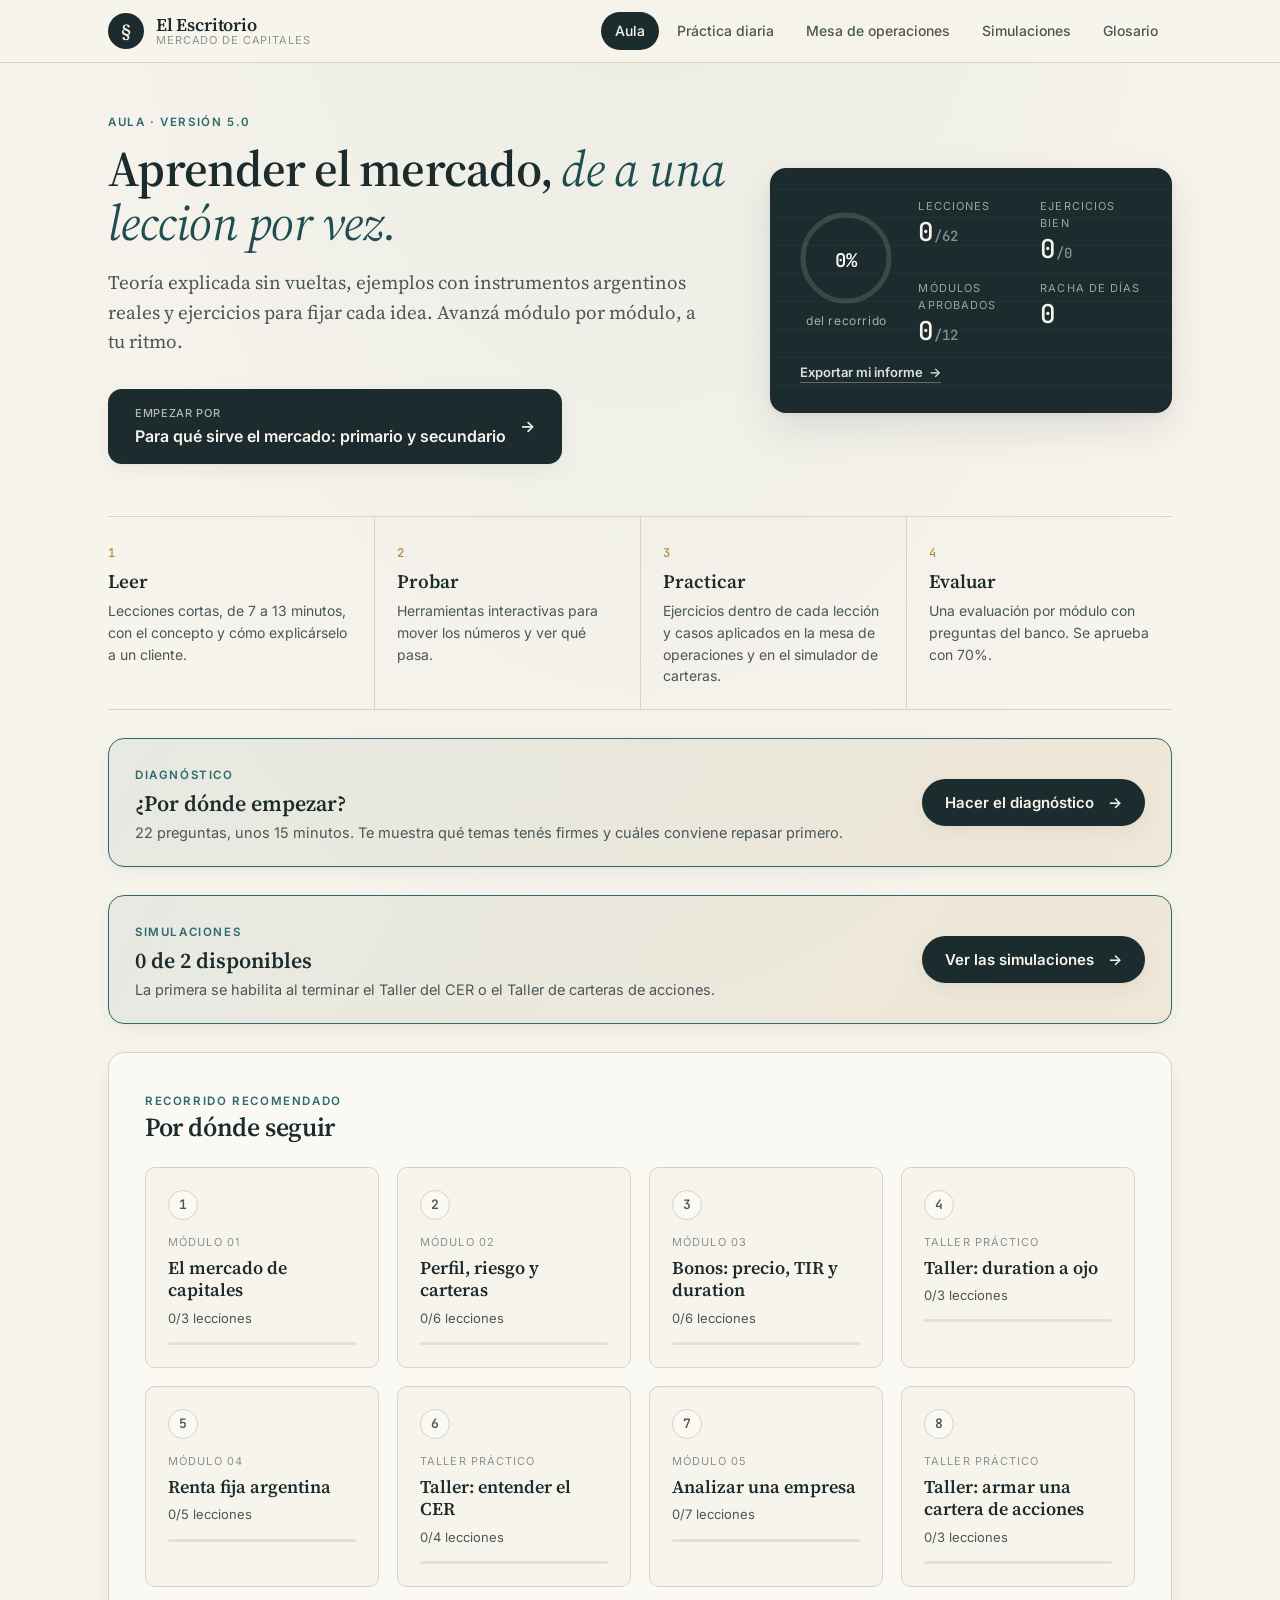
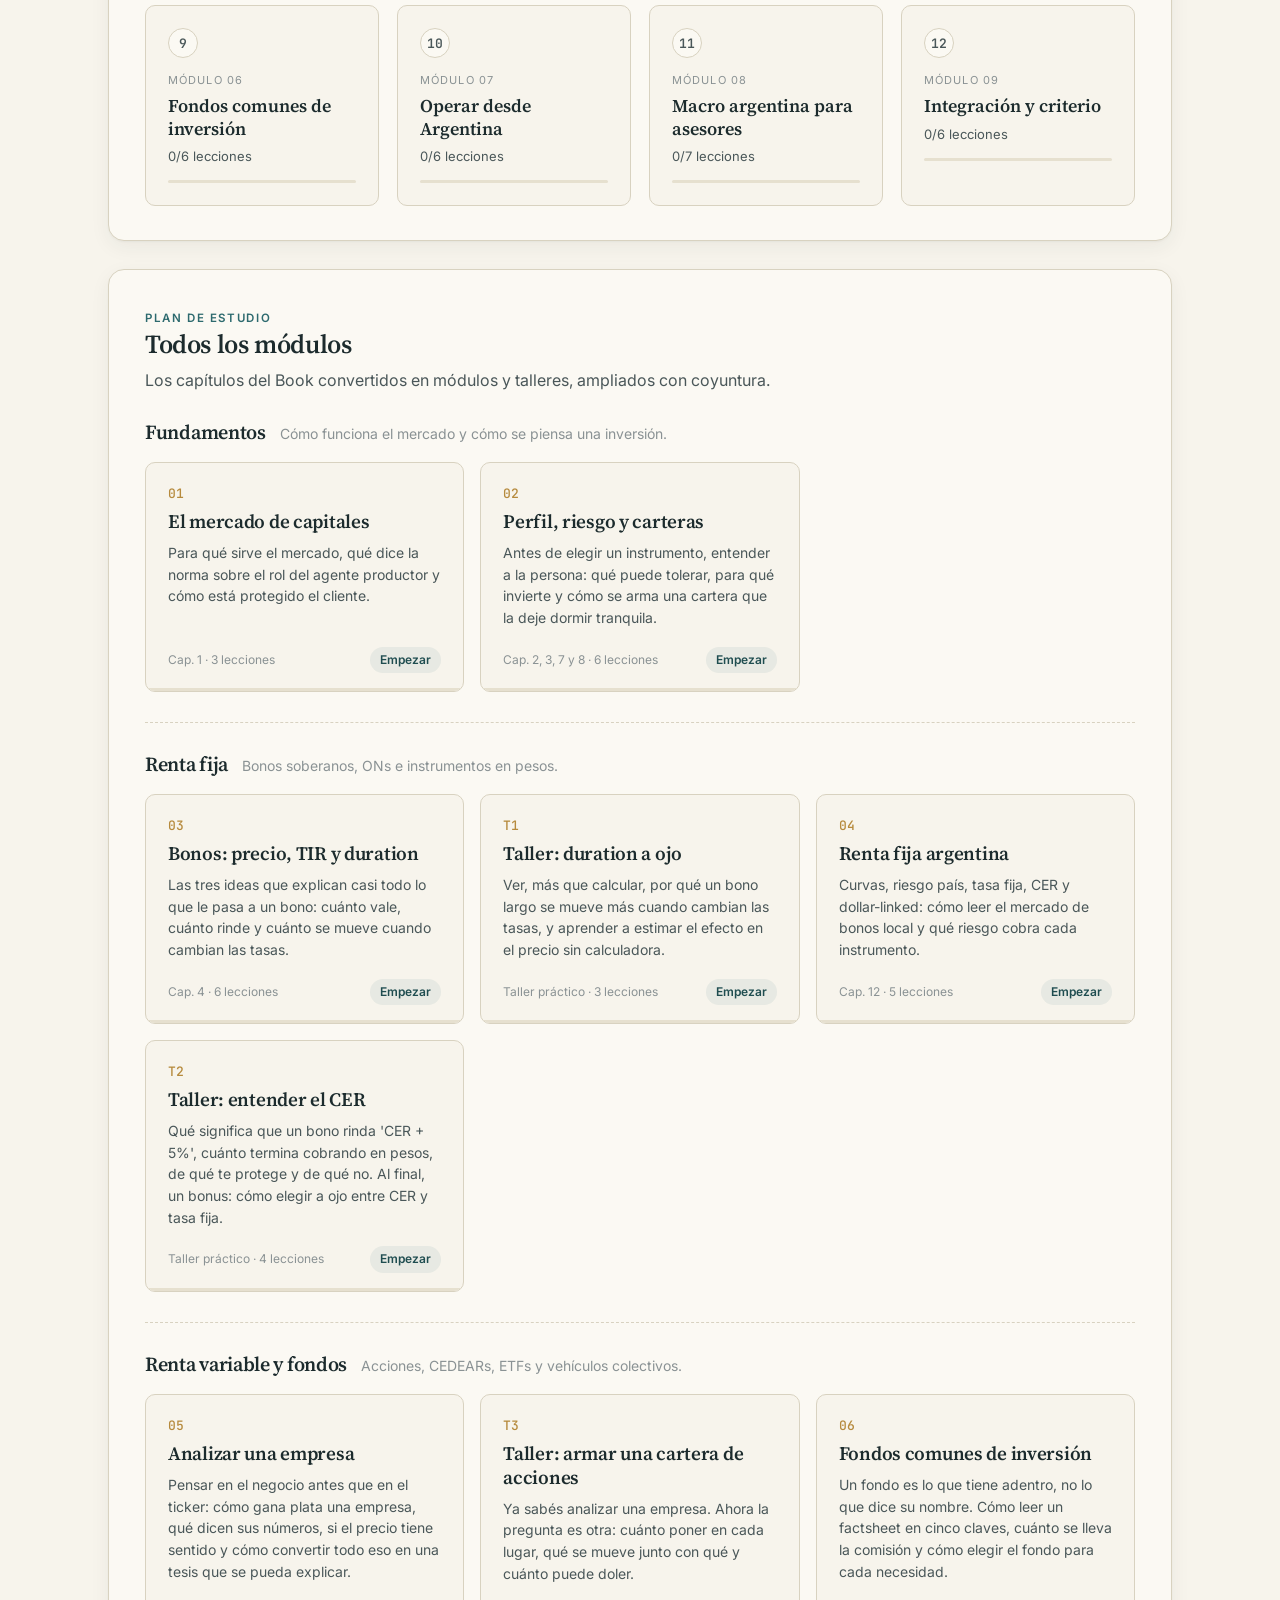
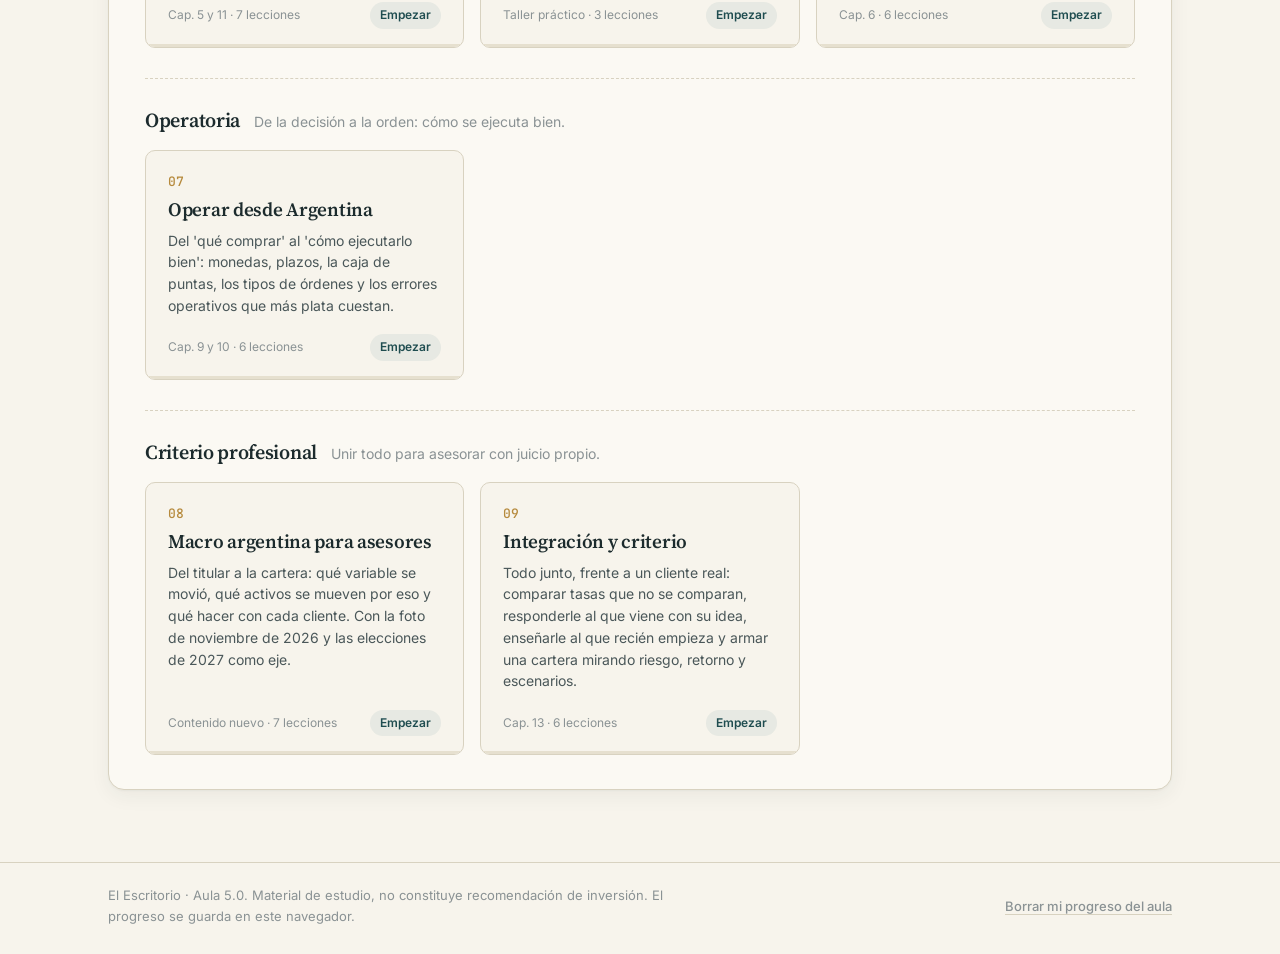
<file: index.html>
<!DOCTYPE html>
<html lang="es-AR">
<head>
<meta charset="UTF-8">
<meta name="viewport" content="width=device-width, initial-scale=1.0">
<link rel="icon" href="img/favicon.svg" type="image/svg+xml">
  <link rel="icon" href="img/favicon-32.png" sizes="32x32" type="image/png">
  <link rel="apple-touch-icon" href="img/apple-touch-icon.png">
  <link rel="manifest" href="manifest.webmanifest">
  <meta name="theme-color" content="#1C2B2D">
  <title>Aula · El Escritorio</title>
<meta name="description" content="Plataforma de estudio de mercado de capitales argentino: lecciones, ejemplos, herramientas y ejercicios.">
<link rel="preconnect" href="https://fonts.googleapis.com">
<link rel="preconnect" href="https://fonts.gstatic.com" crossorigin>
<link href="https://fonts.googleapis.com/css2?family=Source+Serif+4:ital,opsz,wght@0,8..60,400;0,8..60,500;0,8..60,600;0,8..60,700;1,8..60,400;1,8..60,500&family=Inter:wght@400;500;600;700&family=JetBrains+Mono:wght@400;500;600&display=swap" rel="stylesheet">
<link rel="stylesheet" href="css/aula.css">
</head>
<body>

<header class="topbar">
  <div class="topbar-inner">
    <a class="brand" href="#/">
      <span class="brand-mark">§</span>
      <span class="brand-text"><strong>El Escritorio</strong><small>Mercado de capitales</small></span>
    </a>
    <nav class="nav" aria-label="Secciones">
      <a class="nav-link" data-nav="aula" href="#/">Aula</a>
      <a class="nav-link" href="practica.html">Práctica diaria</a>
      <a class="nav-link" href="simulador.html">Mesa de operaciones</a>
      <a class="nav-link" data-nav="simulaciones" href="#/simulaciones">Simulaciones</a>
      <a class="nav-link" data-nav="glosario" href="#/glosario">Glosario</a>
    </nav>
  </div>
</header>

<main id="app" class="shell" aria-live="polite"></main>

<footer class="site-foot">
  <div class="shell foot-inner">
    <p>El Escritorio · Aula 5.0. Material de estudio, no constituye recomendación de inversión. El progreso se guarda en este navegador.</p>
    <button class="link-btn" id="resetBtn" type="button">Borrar mi progreso del aula</button>
  </div>
</footer>

<div class="modal" id="resetModal" hidden style="display:none" role="dialog" aria-modal="true" aria-labelledby="resetTitle">
  <div class="modal-card">
    <h3 id="resetTitle">¿Borrar el progreso del aula?</h3>
    <p>Se borran las lecciones completadas, los ejercicios y las evaluaciones de este navegador. La Práctica diaria no se toca.</p>
    <div class="modal-actions">
      <button class="btn btn-ghost" id="resetCancel" type="button">Cancelar</button>
      <button class="btn btn-danger" id="resetOk" type="button">Sí, borrar</button>
    </div>
  </div>
</div>

<script src="js/preguntas.js"></script>
<script src="js/aula/catalogo.js"></script>
<script src="js/aula/glosario.js"></script>
<script src="js/aula/mercado.js"></script>
<script src="js/aula/modulos/mercado.js"></script>
  <script src="js/aula/modulos/perfil.js"></script>
<script src="js/aula/modulos/bonos.js"></script>
<script src="js/aula/modulos/rfarg.js"></script>
<script src="js/aula/modulos/empresas.js"></script>
<script src="js/aula/modulos/carterasrv.js"></script>
<script src="js/aula/modulos/duration.js"></script>
<script src="js/aula/modulos/cer.js"></script>
<script src="js/aula/modulos/operar.js"></script>
  <script src="js/aula/modulos/macro.js"></script>
  <script src="js/aula/modulos/fci.js"></script>
  <script src="js/aula/modulos/criterio.js"></script>
<script src="js/aula/herramientas.js"></script>
  <script src="js/aula/herramientas-bonos.js"></script>
<script src="js/aula/herramientas-duration.js"></script>
<script src="js/aula/herramientas-cer.js"></script>
<script src="js/aula/herramientas-carterasrv.js"></script>
<script src="js/aula/herramientas-operar.js"></script>
  <script src="js/aula/herramientas-macro.js"></script>
  <script src="js/aula/herramientas-fci.js"></script>
  <script src="js/aula/herramientas-criterio.js"></script>
<script src="js/aula/progreso.js"></script>
<script src="js/aula/app.js"></script>
</body>
</html>
</file>
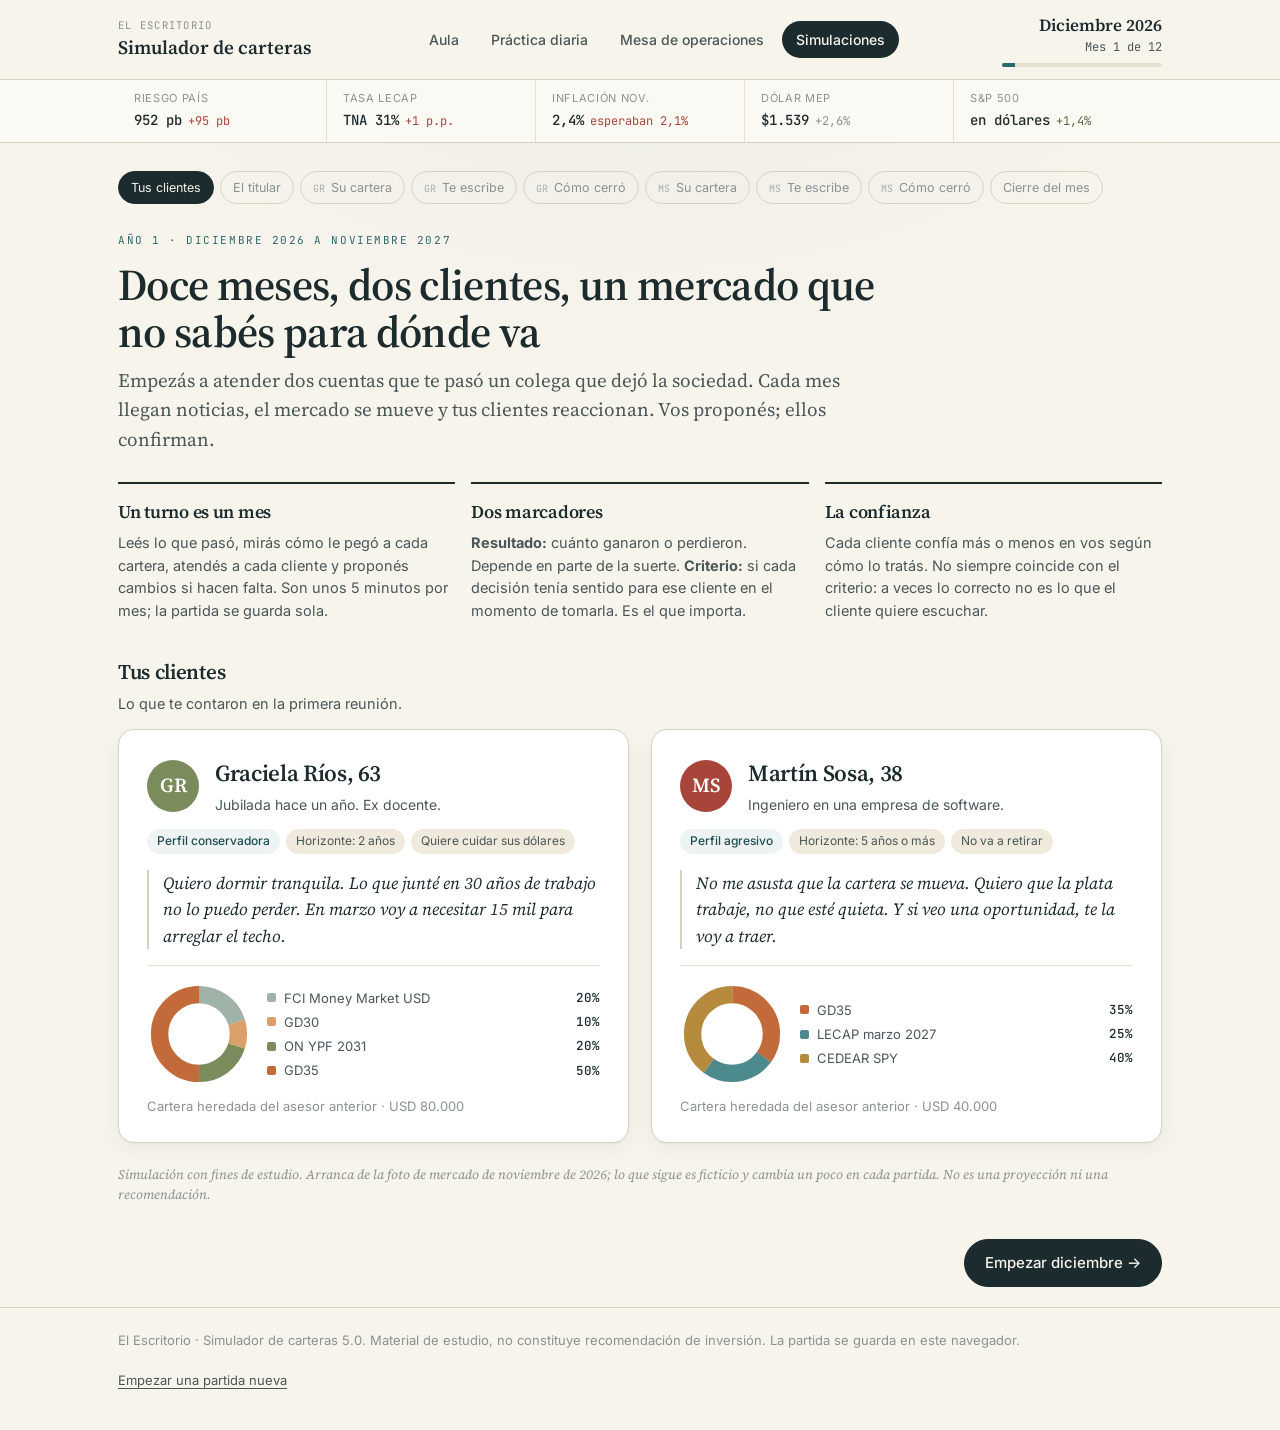
<file: cartera.html>
<!DOCTYPE html>
<html lang="es-AR">
<head>
<meta charset="UTF-8">
<meta name="viewport" content="width=device-width, initial-scale=1.0">
<link rel="icon" href="img/favicon.svg" type="image/svg+xml">
<link rel="icon" href="img/favicon-32.png" sizes="32x32" type="image/png">
<link rel="apple-touch-icon" href="img/apple-touch-icon.png">
<meta name="theme-color" content="#1C2B2D">
<title>Simulaciones · El Escritorio</title>
<meta name="description" content="Simulación de administración de carteras: doce meses, dos clientes y un mercado que se mueve.">
<link rel="preconnect" href="https://fonts.googleapis.com">
<link rel="preconnect" href="https://fonts.gstatic.com" crossorigin>
<link href="https://fonts.googleapis.com/css2?family=Source+Serif+4:ital,opsz,wght@0,8..60,400;0,8..60,600;1,8..60,400&family=Inter:wght@400;500;600&family=JetBrains+Mono:wght@400;500&display=swap" rel="stylesheet">
<link rel="stylesheet" href="css/cartera.css">
</head>
<body>

<header class="top"><div class="top-in">
  <div class="brand"><small>El Escritorio</small>Simulador de carteras</div>
  <nav class="topnav" aria-label="Secciones">
    <a href="index.html">Aula</a><a href="practica.html">Práctica diaria</a><a href="simulador.html">Mesa de operaciones</a><a class="on" href="index.html#/simulaciones">Simulaciones</a>
  </nav>
  <div class="mes" id="mes"></div>
</div></header>
<div class="tape"><div class="tape-in" id="tape"></div></div>

<main class="shell">
  <nav class="steps" id="steps" aria-label="Pasos del mes"></nav>
  <section id="view" aria-live="polite"></section>
</main>

<footer class="foot"><div class="shell">
  <div class="foot-in">
    <p style="margin:0">El Escritorio · Simulador de carteras 5.0. Material de estudio, no constituye recomendación de inversión. La partida se guarda en este navegador.</p>
    <button class="link-btn" id="btnReinicio" type="button">Empezar una partida nueva</button>
  </div>
  <div class="reinicio" id="reinicio" hidden>
    <p><strong>¿Empezar de nuevo?</strong> Se borra la partida en curso.</p>
    <div class="row">
      <button type="button" class="btn" data-nueva="misma">El mismo año, con los mismos números</button>
      <button type="button" class="btn" data-nueva="otra">Un año con otros números</button>
      <button type="button" class="btn" id="btnCancelar">Cancelar</button>
    </div>
  </div>
</div></footer>

<script>
  /* Qué simulación se abre: cartera.html (renta fija, año 1) o cartera.html?sim=rv (renta variable) */
  (function () {
    var sim = new URLSearchParams(location.search).get("sim");
    var pack = sim === "rv" ? ["motor-rv", "anio-rv-1", "anio-rv-2", "anio-rv-3"] : ["motor", "anio1"];
    pack.concat(["app"]).forEach(function (f) { document.write('<script src="js/cartera/' + f + '.js"><\/script>'); });
  })();
</script>
</body>
</html>
</file>
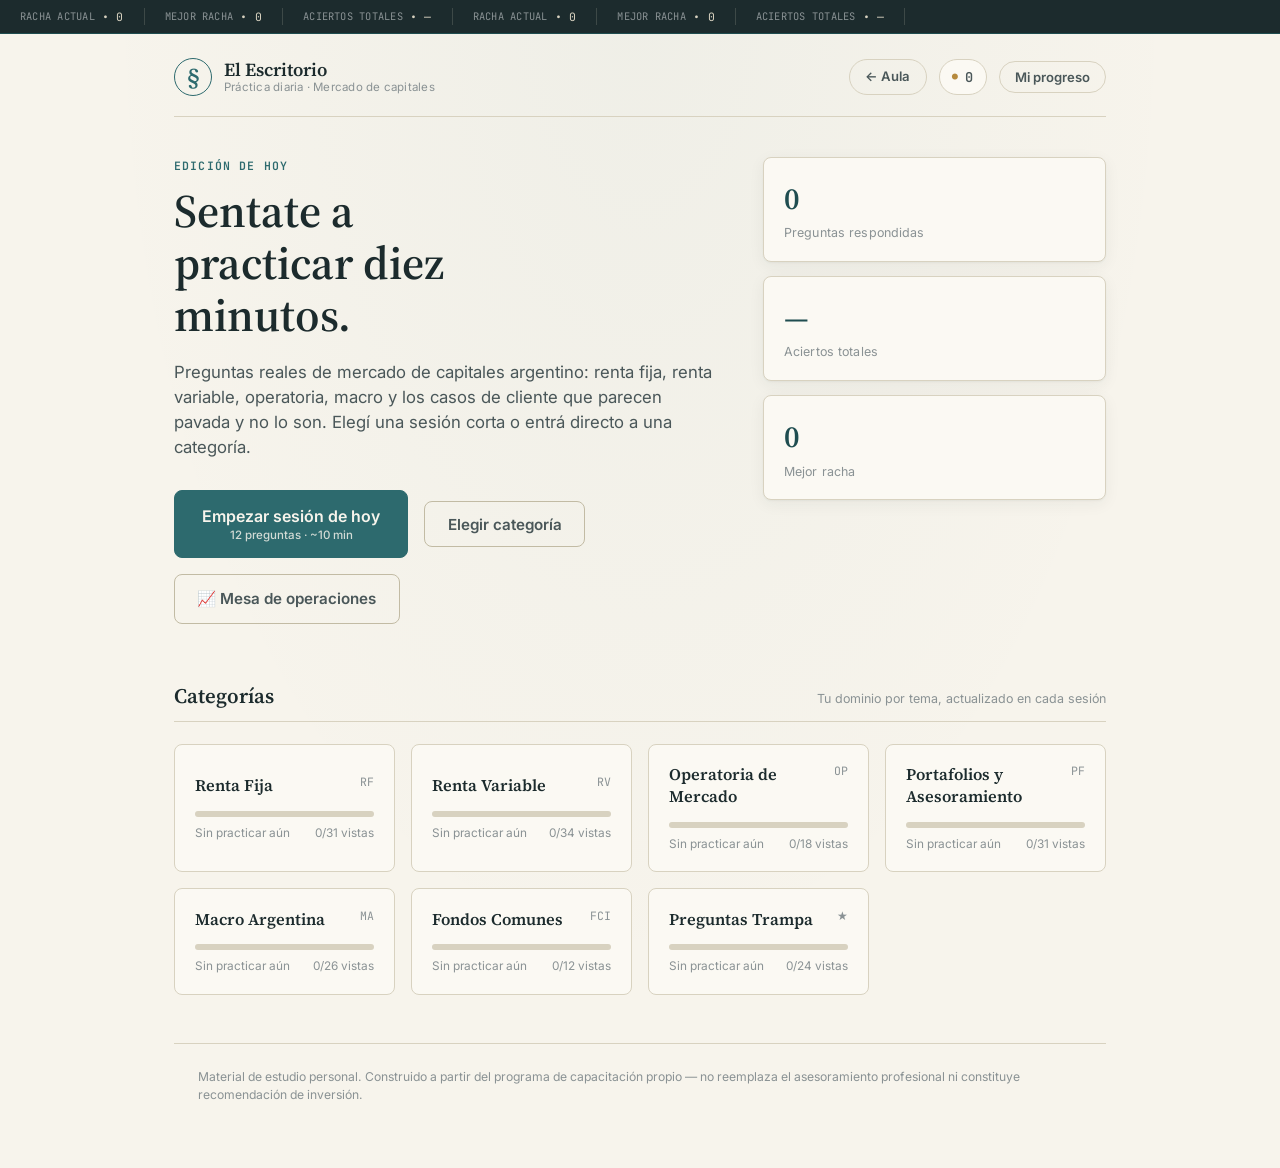
<file: practica.html>
<!DOCTYPE html>
<html lang="es-AR">
<head>
<meta charset="UTF-8">
<meta name="viewport" content="width=device-width, initial-scale=1.0">
<link rel="icon" href="img/favicon.svg" type="image/svg+xml">
  <link rel="icon" href="img/favicon-32.png" sizes="32x32" type="image/png">
  <link rel="apple-touch-icon" href="img/apple-touch-icon.png">
  <link rel="manifest" href="manifest.webmanifest">
  <meta name="theme-color" content="#1C2B2D">
  <title>Práctica diaria · El Escritorio</title>
<link rel="preconnect" href="https://fonts.googleapis.com">
<link rel="preconnect" href="https://fonts.gstatic.com" crossorigin>
<link href="https://fonts.googleapis.com/css2?family=Source+Serif+4:ital,opsz,wght@0,8..60,400;0,8..60,500;0,8..60,600;0,8..60,700;1,8..60,400;1,8..60,500&family=Inter:wght@400;500;600;700;800&family=JetBrains+Mono:wght@400;500;600&display=swap" rel="stylesheet">
<link rel="stylesheet" href="css/styles.css">
</head>
<body>

<!-- Cinta de progreso superior, estilo "panel de cotizaciones" -->
<div class="ticker-bar" id="tickerBar" aria-hidden="true">
  <div class="ticker-track" id="tickerTrack"></div>
</div>

<div class="app-shell">

  <!-- ============ HEADER ============ -->
  <header class="app-header">
    <div class="header-left">
      <span class="brand-mark">§</span>
      <div class="brand-text">
        <span class="brand-title">El Escritorio</span>
        <span class="brand-subtitle">Práctica diaria · Mercado de capitales</span>
      </div>
    </div>
    <div class="header-right">
      <a href="index.html" class="icon-btn" style="text-decoration:none;">← Aula</a>
      <div class="streak-pill" id="streakPill" title="Racha de aciertos consecutivos">
        <span class="streak-flame">●</span>
        <span id="streakCount">0</span>
      </div>
      <button class="icon-btn" id="statsBtn" aria-label="Ver mi progreso">Mi progreso</button>
    </div>
  </header>

  <main id="mainContent">

    <!-- ============ PANTALLA: INICIO ============ -->
    <section class="screen" id="screen-home" data-screen="home">
      <div class="home-grid">

        <div class="home-intro">
          <p class="eyebrow">Edición de hoy</p>
          <h1 class="home-title">Sentate a practicar diez minutos.</h1>
          <p class="home-lede">
            Preguntas reales de mercado de capitales argentino: renta fija, renta variable,
            operatoria, macro y los casos de cliente que parecen pavada y no lo son.
            Elegí una sesión corta o entrá directo a una categoría.
          </p>

          <div class="quick-actions">
            <button class="btn btn-primary btn-large" id="startQuickSession">
              Empezar sesión de hoy
              <span class="btn-meta">12 preguntas · ~10 min</span>
            </button>
            <button class="btn btn-ghost" id="browseCategories">Elegir categoría</button>
            <a href="simulador.html" class="btn btn-ghost" style="text-decoration:none;">📈 Mesa de operaciones</a>
          </div>

          <div class="resume-banner" id="resumeBanner" hidden>
            <span>Tenés una sesión sin terminar.</span>
            <button class="link-btn" id="resumeSessionBtn">Continuarla →</button>
          </div>
        </div>

        <aside class="home-stats" aria-label="Resumen de tu progreso">
          <div class="stat-card">
            <span class="stat-value" id="statTotalAnswered">0</span>
            <span class="stat-label">Preguntas respondidas</span>
          </div>
          <div class="stat-card">
            <span class="stat-value" id="statAccuracy">—</span>
            <span class="stat-label">Aciertos totales</span>
          </div>
          <div class="stat-card">
            <span class="stat-value" id="statBestStreak">0</span>
            <span class="stat-label">Mejor racha</span>
          </div>
        </aside>

      </div>

      <div class="category-overview">
        <div class="section-heading">
          <h2>Categorías</h2>
          <span class="section-note">Tu dominio por tema, actualizado en cada sesión</span>
        </div>
        <div class="category-grid" id="categoryGrid"><!-- inyectado por JS --></div>
      </div>
    </section>

    <!-- ============ PANTALLA: CONFIGURAR SESIÓN ============ -->
    <section class="screen" id="screen-setup" data-screen="setup" hidden>
      <button class="back-link" data-back-to="home">← Volver al inicio</button>
      <h1 class="screen-title">Armá tu sesión</h1>
      <p class="screen-lede">Elegí qué practicar. Podés mezclar categorías o quedarte en una sola.</p>

      <div class="setup-panel">
        <div class="setup-block">
          <h3 class="setup-block-title">Categorías</h3>
          <div class="chip-group" id="categoryChips"><!-- inyectado por JS --></div>
        </div>

        <div class="setup-block">
          <h3 class="setup-block-title">Dificultad</h3>
          <div class="chip-group" id="difficultyChips">
            <button class="chip chip-active" data-difficulty="todas">Todas</button>
            <button class="chip" data-difficulty="basica">Básica</button>
            <button class="chip" data-difficulty="intermedia">Intermedia</button>
            <button class="chip" data-difficulty="avanzada">Avanzada</button>
          </div>
        </div>

        <div class="setup-block">
          <h3 class="setup-block-title">Cantidad de preguntas</h3>
          <div class="chip-group" id="lengthChips">
            <button class="chip" data-length="8">8 · rápida</button>
            <button class="chip chip-active" data-length="12">12 · estándar</button>
            <button class="chip" data-length="20">20 · a fondo</button>
          </div>
        </div>
      </div>

      <button class="btn btn-primary btn-large" id="startConfiguredSession">Empezar práctica</button>
    </section>

    <!-- ============ PANTALLA: SESIÓN (preguntas) ============ -->
    <section class="screen" id="screen-session" data-screen="session" hidden>
      <div class="session-topbar">
        <button class="back-link" id="exitSessionBtn">✕ Salir</button>
        <div class="session-progress">
          <div class="session-progress-track">
            <div class="session-progress-fill" id="sessionProgressFill"></div>
          </div>
          <span class="session-progress-label" id="sessionProgressLabel">1 / 12</span>
        </div>
        <div class="session-score" id="sessionScore">0 ✓</div>
      </div>

      <div class="question-card" id="questionCard">
        <div class="question-meta">
          <span class="tag tag-category" id="qCategory">Renta Fija</span>
          <span class="tag tag-difficulty" id="qDifficulty">básica</span>
          <span class="tag tag-subtema" id="qSubtema">Subtema</span>
        </div>

        <p class="question-text" id="qEnunciado">Cargando pregunta…</p>

        <!-- Opciones multiple choice -->
        <div class="options-list" id="optionsList"></div>

        <!-- Área de caso abierto -->
        <div class="open-case" id="openCaseArea" hidden>
          <textarea
            class="open-case-textarea"
            id="openCaseTextarea"
            placeholder="Escribí tu respuesta acá, como si se la mandaras a un cliente o la dijeras en voz alta. No hay apuro — tomate el tiempo que necesites."
            rows="6"
          ></textarea>
          <button class="btn btn-primary" id="revealModelAnswer">Comparar con la respuesta modelo</button>
        </div>

        <!-- Feedback / explicación -->
        <div class="feedback-panel" id="feedbackPanel" hidden>
          <div class="feedback-header" id="feedbackHeader">
            <span class="feedback-icon" id="feedbackIcon">✓</span>
            <span class="feedback-title" id="feedbackTitle">Correcto</span>
          </div>
          <p class="feedback-body" id="feedbackBody"></p>
          <button class="btn btn-primary btn-large" id="nextQuestionBtn">Siguiente pregunta →</button>
        </div>
      </div>
    </section>

    <!-- ============ PANTALLA: RESULTADOS DE SESIÓN ============ -->
    <section class="screen" id="screen-results" data-screen="results" hidden>
      <div class="results-panel">
        <p class="eyebrow" id="resultsEyebrow">Sesión completa</p>
        <h1 class="results-title" id="resultsTitle">Buen trabajo.</h1>
        <p class="results-lede" id="resultsLede"></p>

        <div class="results-stats">
          <div class="stat-card">
            <span class="stat-value" id="resultsScore">0/0</span>
            <span class="stat-label">Respuestas correctas</span>
          </div>
          <div class="stat-card">
            <span class="stat-value" id="resultsStreak">0</span>
            <span class="stat-label">Mejor racha de hoy</span>
          </div>
          <div class="stat-card">
            <span class="stat-value" id="resultsTime">0 min</span>
            <span class="stat-label">Tiempo dedicado</span>
          </div>
        </div>

        <div class="results-review" id="resultsReview">
          <h3>Para repasar</h3>
          <div class="review-list" id="reviewList"><!-- inyectado por JS --></div>
        </div>

        <div class="results-actions">
          <button class="btn btn-primary btn-large" id="playAgainBtn">Otra sesión</button>
          <button class="btn btn-ghost" id="backHomeBtn">Volver al inicio</button>
        </div>
      </div>
    </section>

    <!-- ============ PANTALLA: MI PROGRESO ============ -->
    <section class="screen" id="screen-stats" data-screen="stats" hidden>
      <button class="back-link" data-back-to="home">← Volver al inicio</button>
      <h1 class="screen-title">Mi progreso</h1>
      <p class="screen-lede">Así viene tu dominio por categoría desde que empezaste.</p>

      <div class="stats-grid" id="statsGrid"><!-- inyectado por JS --></div>

      <div class="setup-block" style="margin-top: 2.5rem;">
        <h3 class="setup-block-title">Datos guardados en este navegador</h3>
        <p class="screen-lede" style="margin-bottom: 1rem;">
          Tu progreso se guarda localmente en este dispositivo y navegador. Si abrís la práctica
          desde otra computadora o celular, vas a empezar de cero ahí.
        </p>
        <button class="btn btn-ghost btn-danger" id="resetProgressBtn">Borrar todo mi progreso</button>
      </div>
    </section>

  </main>

  <footer class="app-footer">
    <span>Material de estudio personal. Construido a partir del programa de capacitación propio — no reemplaza el asesoramiento profesional ni constituye recomendación de inversión.</span>
  </footer>

</div>

<!-- Modal de confirmación (borrar progreso) -->
<div class="modal-overlay" id="confirmModal" hidden style="display: none;">
  <div class="modal-box">
    <h3>¿Borrar todo el progreso?</h3>
    <p>Esto va a eliminar tu historial de respuestas, rachas y estadísticas guardadas en este navegador. No se puede deshacer.</p>
    <div class="modal-actions">
      <button class="btn btn-ghost" id="cancelResetBtn">Cancelar</button>
      <button class="btn btn-danger" id="confirmResetBtn">Sí, borrar todo</button>
    </div>
  </div>
</div>

<script src="js/preguntas.js"></script>
<script src="js/storage.js"></script>
<script src="js/app.js"></script>
</body>
</html>
</file>
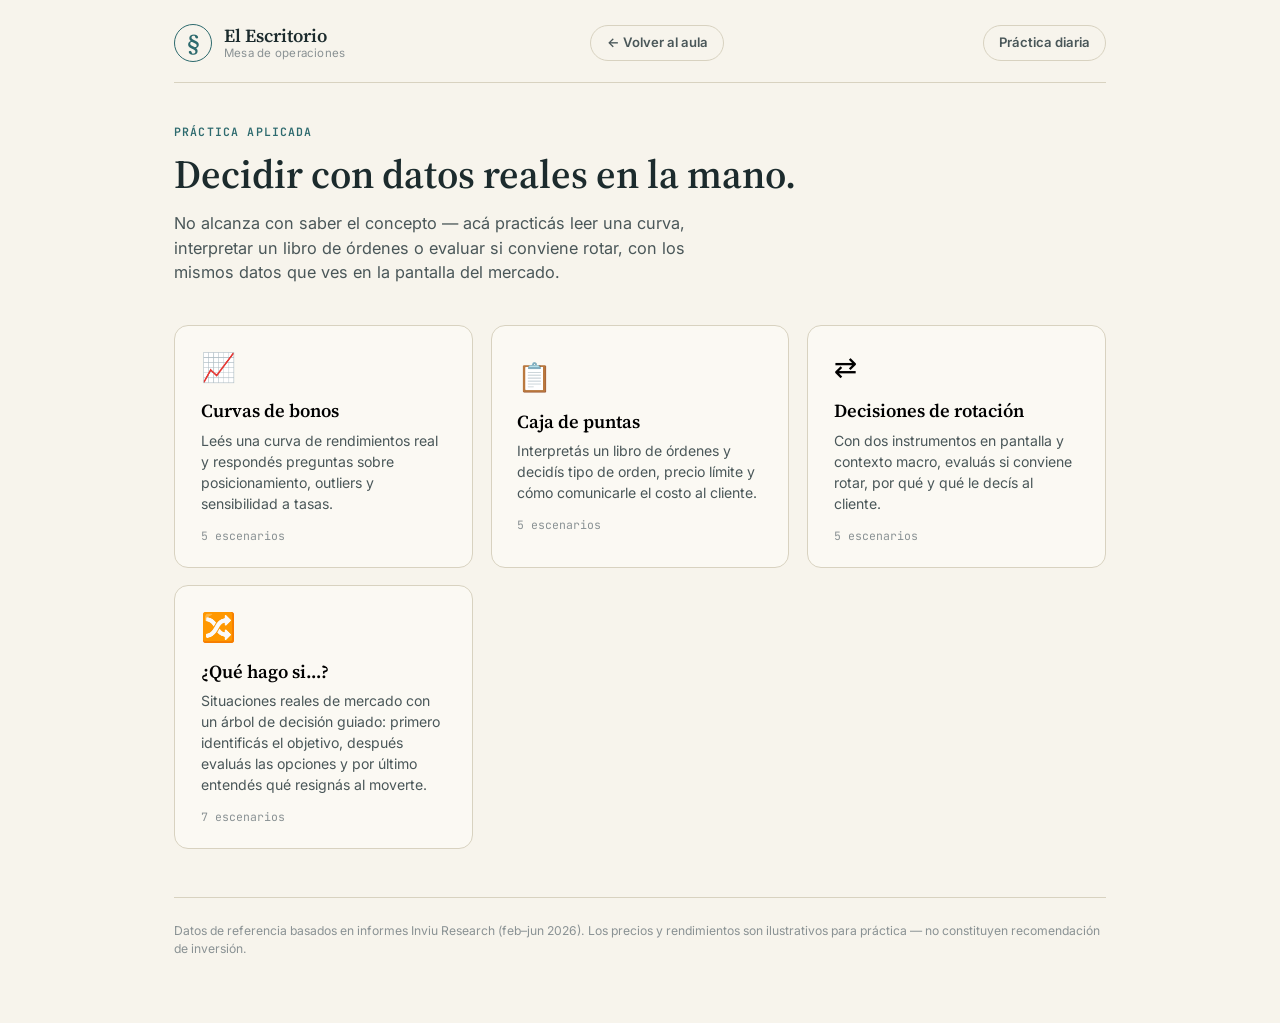
<file: simulador.html>
<!DOCTYPE html>
<html lang="es-AR">
<head>
<meta charset="UTF-8">
<meta name="viewport" content="width=device-width, initial-scale=1.0">
<link rel="icon" href="img/favicon.svg" type="image/svg+xml">
  <link rel="icon" href="img/favicon-32.png" sizes="32x32" type="image/png">
  <link rel="apple-touch-icon" href="img/apple-touch-icon.png">
  <link rel="manifest" href="manifest.webmanifest">
  <meta name="theme-color" content="#1C2B2D">
  <title>Mesa de operaciones — El Escritorio</title>
<link rel="preconnect" href="https://fonts.googleapis.com">
<link href="https://fonts.googleapis.com/css2?family=Source+Serif+4:ital,opsz,wght@0,8..60,400;0,8..60,600;0,8..60,700;1,8..60,400&family=Inter:wght@400;500;600;700&family=JetBrains+Mono:wght@400;500;600&display=swap" rel="stylesheet">
<style>
/* ============================================================
   Variables y reset — misma paleta que El Escritorio
   ============================================================ */
:root {
  --paper:        #F7F4EC;
  --paper-raised: #FBF9F3;
  --ink:          #1C2B2D;
  --ink-soft:     #4A5759;
  --ink-faint:    #8A9294;
  --teal:         #2D6A6E;
  --teal-deep:    #1F4D50;
  --olive:        #7A8B5C;
  --olive-deep:   #5C6A43;
  --terracotta:   #A8453A;
  --terracotta-deep: #7E332A;
  --rule:         #D8D2C0;
  --rule-strong:  #C2BBA4;
  --gold:         #B68A3D;
  --font-serif: "Source Serif 4", Georgia, serif;
  --font-sans:  "Inter", system-ui, sans-serif;
  --font-mono:  "JetBrains Mono", "SF Mono", Consolas, monospace;
  --radius-md: 8px;
  --radius-lg: 14px;
  --shadow-card: 0 1px 2px rgba(28,43,45,.04), 0 4px 16px rgba(28,43,45,.07);
  --shadow-raised: 0 2px 4px rgba(28,43,45,.06), 0 12px 32px rgba(28,43,45,.11);
}
*{box-sizing:border-box;margin:0;padding:0}
[hidden]{display:none!important}
body{background:var(--paper);color:var(--ink);font-family:var(--font-sans);font-size:16px;line-height:1.5;-webkit-font-smoothing:antialiased;}
::selection{background:var(--gold);color:var(--paper)}
button{font-family:inherit;cursor:pointer}

/* ============================================================
   Layout
   ============================================================ */
.app-shell{max-width:980px;margin:0 auto;padding:0 1.5rem 4rem}

.app-header{display:flex;align-items:center;justify-content:space-between;padding:1.5rem 0 1.25rem;border-bottom:1px solid var(--rule);margin-bottom:2.5rem}
.header-left{display:flex;align-items:center;gap:.75rem}
.brand-mark{font-family:var(--font-serif);font-size:1.6rem;font-weight:600;color:var(--teal);width:38px;height:38px;display:flex;align-items:center;justify-content:center;border:1.5px solid var(--teal);border-radius:50%;flex-shrink:0}
.brand-text{display:flex;flex-direction:column;line-height:1.2}
.brand-title{font-family:var(--font-serif);font-weight:600;font-size:1.15rem}
.brand-subtitle{font-size:.72rem;color:var(--ink-faint);letter-spacing:.02em}
.back-nav{background:none;border:1px solid var(--rule);border-radius:999px;padding:.45rem .95rem;font-size:.82rem;font-weight:600;color:var(--ink-soft);text-decoration:none;transition:border-color .15s,color .15s}
.back-nav:hover{border-color:var(--teal);color:var(--teal)}

/* ============================================================
   Pantalla selector
   ============================================================ */
.selector-intro{margin-bottom:2.5rem}
.eyebrow{font-family:var(--font-mono);font-size:.72rem;text-transform:uppercase;letter-spacing:.1em;color:var(--teal);margin-bottom:.75rem;font-weight:600}
.selector-title{font-family:var(--font-serif);font-size:clamp(1.8rem,4vw,2.5rem);font-weight:600;line-height:1.12;margin-bottom:.9rem}
.selector-lede{color:var(--ink-soft);max-width:54ch;font-size:1.02rem}

.tipo-grid{display:grid;grid-template-columns:repeat(auto-fit,minmax(260px,1fr));gap:1.1rem;margin-bottom:2.5rem}
.tipo-card{background:var(--paper-raised);border:1.5px solid var(--rule);border-radius:var(--radius-lg);padding:1.5rem 1.6rem;cursor:pointer;text-align:left;transition:border-color .15s,transform .15s,box-shadow .15s}
.tipo-card:hover{border-color:var(--teal);transform:translateY(-2px);box-shadow:var(--shadow-card)}
.tipo-card:focus-visible{outline:2px solid var(--teal);outline-offset:3px}
.tipo-icon{font-size:1.75rem;margin-bottom:.9rem;display:block}
.tipo-name{font-family:var(--font-serif);font-weight:600;font-size:1.15rem;margin-bottom:.4rem}
.tipo-desc{font-size:.88rem;color:var(--ink-soft);line-height:1.5}
.tipo-count{font-family:var(--font-mono);font-size:.72rem;color:var(--ink-faint);margin-top:.85rem}

/* ============================================================
   Pantalla de ejercicio
   ============================================================ */
.ejercicio-shell{display:flex;flex-direction:column;gap:1.5rem}

.ejercicio-topbar{display:flex;align-items:center;gap:1.25rem;flex-wrap:wrap}
.btn-ghost-sm{background:none;border:1px solid var(--rule-strong);border-radius:999px;padding:.4rem .85rem;font-size:.82rem;font-weight:600;color:var(--ink-soft);transition:border-color .15s,color .15s}
.btn-ghost-sm:hover{border-color:var(--teal);color:var(--teal)}
.ejercicio-nav{display:flex;align-items:center;gap:.5rem;margin-left:auto}
.nav-dots{display:flex;gap:.35rem}
.nav-dot{width:8px;height:8px;border-radius:50%;background:var(--rule-strong);border:none;cursor:pointer;transition:background .15s}
.nav-dot.activo{background:var(--teal)}
.nav-counter{font-family:var(--font-mono);font-size:.8rem;color:var(--ink-faint);margin-left:.5rem}

.ejercicio-card{background:var(--paper-raised);border:1px solid var(--rule);border-radius:var(--radius-lg);padding:clamp(1.5rem,4vw,2.5rem);box-shadow:var(--shadow-raised)}

.ejercicio-meta{display:flex;flex-wrap:wrap;gap:.5rem;margin-bottom:1.4rem}
.tag{font-family:var(--font-mono);font-size:.68rem;text-transform:uppercase;letter-spacing:.04em;padding:.3rem .65rem;border-radius:999px;font-weight:600}
.tag-tipo{background:rgba(45,106,110,.12);color:var(--teal-deep)}
.tag-dif{background:rgba(182,138,61,.15);color:var(--gold)}

.ejercicio-titulo{font-family:var(--font-serif);font-size:clamp(1.05rem,2.5vw,1.3rem);font-weight:600;color:var(--ink);margin-bottom:.5rem}
.ejercicio-consigna{font-size:.97rem;color:var(--ink-soft);line-height:1.6;margin-bottom:1.5rem}

/* ============================================================
   SVG curva de bonos
   ============================================================ */
.curva-container{background:var(--paper);border:1px solid var(--rule);border-radius:var(--radius-md);padding:1rem 1.25rem 1.5rem;margin-bottom:1.5rem;overflow:hidden}
.curva-titulo{font-family:var(--font-mono);font-size:.72rem;text-transform:uppercase;letter-spacing:.08em;color:var(--ink-soft);margin-bottom:.75rem;font-weight:600}
.curva-svg{width:100%;overflow:visible}

/* Ejes y etiquetas SVG */
.axis-line{stroke:var(--rule-strong);stroke-width:1}
.grid-line{stroke:var(--rule);stroke-width:.5;stroke-dasharray:3,4}
.axis-label{font-family:"Inter",sans-serif;font-size:11px;fill:#8A9294}
.axis-title{font-family:"Inter",sans-serif;font-size:11px;fill:#4A5759;font-weight:600}
.curve-line{fill:none;stroke-width:2;stroke-linecap:round;stroke-linejoin:round}
.curve-gd{stroke:#2D6A6E}
.curve-al{stroke:#8A9294}
.bond-dot{r:5;stroke-width:1.5;stroke:var(--paper)}
.bond-dot-gd{fill:#2D6A6E}
.bond-dot-al{fill:#8A9294}
.bond-dot-highlight{fill:var(--gold);stroke:var(--gold);stroke-width:1}
.bond-label{font-family:"Inter",sans-serif;font-size:10.5px;font-weight:600}
.bond-label-gd{fill:#2D6A6E}
.bond-label-al{fill:#4A5759}
.bond-label-highlight{fill:#7E5C1A;font-size:11px}
.legend-dot{r:5}
.legend-text{font-family:"Inter",sans-serif;font-size:11px;fill:#4A5759}

/* ============================================================
   Caja de puntas
   ============================================================ */
.caja-wrapper{display:flex;gap:1.25rem;flex-wrap:wrap;margin-bottom:1.5rem}
.caja-panel{flex:1;min-width:240px}
.caja-header{font-family:var(--font-mono);font-size:.7rem;text-transform:uppercase;letter-spacing:.08em;color:var(--ink-soft);font-weight:600;margin-bottom:.6rem}
.caja-table{width:100%;border-collapse:collapse;font-family:var(--font-mono);font-size:.88rem}
.caja-table th{font-size:.7rem;text-transform:uppercase;letter-spacing:.05em;color:var(--ink-faint);padding:.3rem .5rem;text-align:right;border-bottom:1px solid var(--rule)}
.caja-table th:first-child{text-align:left}
.caja-table td{padding:.4rem .5rem;text-align:right;border-bottom:1px solid rgba(216,210,192,.5)}
.caja-table td:first-child{text-align:left}
.caja-table .bid-qty{color:var(--olive-deep)}
.caja-table .bid-px{color:var(--olive-deep);font-weight:600}
.caja-table .ask-px{color:var(--terracotta);font-weight:600}
.caja-table .ask-qty{color:var(--terracotta)}
.caja-table tr.best-line td{background:rgba(45,106,110,.06)}
.spread-badge{display:inline-flex;align-items:center;gap:.4rem;background:rgba(182,138,61,.15);border-radius:999px;padding:.3rem .75rem;font-family:var(--font-mono);font-size:.78rem;color:var(--gold);font-weight:600;margin-bottom:.85rem}
.caja-meta{font-size:.82rem;color:var(--ink-faint);margin-top:.5rem}

/* ============================================================
   Rotación / datos de comparación
   ============================================================ */
.rotacion-grid{display:grid;grid-template-columns:1fr 1fr;gap:1rem;margin-bottom:1.5rem}
@media(max-width:600px){.rotacion-grid{grid-template-columns:1fr}}
.rotacion-card{background:var(--paper);border:1.5px solid var(--rule);border-radius:var(--radius-md);padding:1.1rem 1.2rem}
.rotacion-card.highlighted{border-color:var(--teal);background:rgba(45,106,110,.04)}
.rotacion-nombre{font-family:var(--font-serif);font-weight:600;font-size:1.05rem;margin-bottom:.8rem;display:flex;justify-content:space-between;align-items:center}
.rotacion-tag{font-family:var(--font-mono);font-size:.65rem;text-transform:uppercase;letter-spacing:.05em;padding:.2rem .5rem;border-radius:999px;background:rgba(45,106,110,.12);color:var(--teal-deep)}
.rotacion-dato{display:flex;justify-content:space-between;padding:.35rem 0;border-bottom:1px solid var(--rule);font-size:.9rem}
.rotacion-dato:last-child{border-bottom:none}
.rotacion-dato .label{color:var(--ink-soft)}
.rotacion-dato .valor{font-family:var(--font-mono);font-weight:600;color:var(--ink)}
.rotacion-dato .valor.bueno{color:var(--olive-deep)}
.rotacion-dato .valor.atencion{color:var(--gold)}
.contexto-box{background:rgba(45,106,110,.06);border-left:3px solid var(--teal);border-radius:0 var(--radius-md) var(--radius-md) 0;padding:.85rem 1rem;margin-bottom:1.4rem;font-size:.9rem;color:var(--ink-soft);line-height:1.6}
.contexto-box strong{color:var(--ink)}

/* ============================================================
   Área de respuesta
   ============================================================ */
.respuesta-section{border-top:1px solid var(--rule);padding-top:1.4rem;margin-top:.5rem}
.respuesta-label{font-size:.82rem;font-weight:600;color:var(--ink-soft);margin-bottom:.6rem;text-transform:uppercase;letter-spacing:.04em;font-family:var(--font-mono)}

/* Multiple choice */
.opciones-lista{display:flex;flex-direction:column;gap:.6rem}
.opcion-btn{display:flex;align-items:flex-start;gap:.8rem;text-align:left;background:var(--paper);border:1.5px solid var(--rule-strong);border-radius:var(--radius-md);padding:.85rem 1rem;font-size:.94rem;line-height:1.45;color:var(--ink);transition:border-color .15s,background .15s;width:100%}
.opcion-btn:hover:not(:disabled){border-color:var(--teal);background:rgba(45,106,110,.04)}
.opcion-btn:focus-visible{outline:2px solid var(--teal);outline-offset:2px}
.opcion-letra{font-family:var(--font-mono);font-weight:700;font-size:.8rem;color:var(--ink-faint);flex-shrink:0;width:1.4rem;height:1.4rem;border:1.5px solid var(--rule-strong);border-radius:50%;display:flex;align-items:center;justify-content:center;margin-top:.05rem}
.opcion-btn.correcta{border-color:var(--olive);background:rgba(122,139,92,.12)}
.opcion-btn.correcta .opcion-letra{background:var(--olive);border-color:var(--olive);color:var(--paper)}
.opcion-btn.incorrecta{border-color:var(--terracotta);background:rgba(168,69,58,.08)}
.opcion-btn.incorrecta .opcion-letra{background:var(--terracotta);border-color:var(--terracotta);color:var(--paper)}
.opcion-btn:disabled{cursor:default}
.opcion-btn:disabled:not(.correcta):not(.incorrecta){opacity:.55}

/* Textarea abierta */
.respuesta-textarea{width:100%;background:var(--paper);border:1.5px solid var(--rule-strong);border-radius:var(--radius-md);padding:.9rem 1rem;font-size:.94rem;line-height:1.55;color:var(--ink);resize:vertical;font-family:inherit;margin-bottom:.85rem}
.respuesta-textarea:focus-visible{outline:2px solid var(--teal);outline-offset:1px;border-color:var(--teal)}

/* Feedback */
.feedback-panel{margin-top:1.4rem;padding-top:1.3rem;border-top:1px solid var(--rule);animation:feedback-in .25s ease}
@keyframes feedback-in{from{opacity:0;transform:translateY(4px)}to{opacity:1;transform:translateY(0)}}
.feedback-header{display:flex;align-items:center;gap:.55rem;margin-bottom:.7rem}
.feedback-icon{width:1.5rem;height:1.5rem;border-radius:50%;display:flex;align-items:center;justify-content:center;font-size:.82rem;font-weight:700;color:var(--paper);flex-shrink:0}
.feedback-panel.correcta .feedback-icon{background:var(--olive)}
.feedback-panel.incorrecta .feedback-icon{background:var(--terracotta)}
.feedback-panel.neutral .feedback-icon{background:var(--teal)}
.feedback-titulo{font-family:var(--font-serif);font-size:1.1rem;font-weight:600}
.feedback-panel.correcta .feedback-titulo{color:var(--olive-deep)}
.feedback-panel.incorrecta .feedback-titulo{color:var(--terracotta-deep)}
.feedback-panel.neutral .feedback-titulo{color:var(--teal-deep)}
.feedback-texto{font-size:.95rem;line-height:1.65;color:var(--ink-soft);white-space:pre-line;margin-bottom:1.3rem}

/* ============================================================
   Botones principales
   ============================================================ */
.btn{display:inline-flex;align-items:center;justify-content:center;gap:.5rem;border-radius:var(--radius-md);padding:.78rem 1.4rem;font-weight:600;font-size:.93rem;border:1.5px solid transparent;transition:all .15s ease;cursor:pointer}
.btn:active{transform:translateY(1px)}
.btn:focus-visible{outline:2px solid var(--teal-deep);outline-offset:2px}
.btn-primary{background:var(--teal);color:var(--paper);border-color:var(--teal)}
.btn-primary:hover{background:var(--teal-deep);border-color:var(--teal-deep)}
.btn-outline{background:transparent;color:var(--ink-soft);border-color:var(--rule-strong)}
.btn-outline:hover{border-color:var(--teal);color:var(--teal)}
.btn:disabled{opacity:.45;cursor:not-allowed}
.btn-row{display:flex;gap:.75rem;flex-wrap:wrap;margin-top:.25rem}

/* ============================================================
   Footer
   ============================================================ */
.app-footer{margin-top:3rem;padding-top:1.5rem;border-top:1px solid var(--rule);font-size:.76rem;color:var(--ink-faint)}
@media(max-width:600px){.app-shell{padding:0 1.1rem 3rem}.rotacion-grid{grid-template-columns:1fr}.caja-wrapper{flex-direction:column}}

/* ============================================================
   ÁRBOL DE DECISIÓN — pasos guiados
   ============================================================ */
.arbol-pasos{display:flex;flex-direction:column;gap:1.5rem;margin-bottom:1.5rem}

.arbol-paso{border:1.5px solid var(--rule);border-radius:var(--radius-md);overflow:hidden;transition:border-color .2s}
.arbol-paso.activo{border-color:var(--teal)}
.arbol-paso.completado{border-color:var(--olive);opacity:.85}
.arbol-paso.bloqueado{opacity:.45;pointer-events:none}

.paso-header{display:flex;align-items:center;gap:.75rem;padding:.9rem 1.1rem;background:var(--paper-raised);border-bottom:1px solid var(--rule)}
.arbol-paso.activo .paso-header{background:rgba(45,106,110,.06);border-bottom-color:rgba(45,106,110,.2)}
.arbol-paso.completado .paso-header{background:rgba(122,139,92,.07);border-bottom-color:rgba(122,139,92,.2)}

.paso-num{width:1.6rem;height:1.6rem;border-radius:50%;display:flex;align-items:center;justify-content:center;font-family:var(--font-mono);font-size:.75rem;font-weight:700;flex-shrink:0;background:var(--rule);color:var(--ink-soft)}
.arbol-paso.activo .paso-num{background:var(--teal);color:var(--paper)}
.arbol-paso.completado .paso-num{background:var(--olive);color:var(--paper)}
.paso-titulo{font-weight:600;font-size:.95rem;color:var(--ink)}
.arbol-paso.bloqueado .paso-titulo{color:var(--ink-faint)}
.paso-check{margin-left:auto;font-size:.85rem;color:var(--olive-deep);font-weight:700}

.paso-body{padding:1.1rem 1.2rem}

/* Selección múltiple con checkboxes visuales */
.multi-opcion{display:flex;align-items:flex-start;gap:.75rem;padding:.75rem .9rem;border:1.5px solid var(--rule-strong);border-radius:var(--radius-md);margin-bottom:.55rem;cursor:pointer;transition:border-color .15s,background .15s;user-select:none}
.multi-opcion:hover{border-color:var(--teal);background:rgba(45,106,110,.03)}
.multi-opcion.seleccionada{border-color:var(--teal);background:rgba(45,106,110,.07)}
.multi-opcion.correcta-marcada{border-color:var(--olive);background:rgba(122,139,92,.1)}
.multi-opcion.incorrecta-marcada{border-color:var(--terracotta);background:rgba(168,69,58,.07)}
.multi-opcion.correcta-no-marcada{border-color:var(--gold);background:rgba(182,138,61,.07)}

.checkbox-visual{width:1.1rem;height:1.1rem;border:2px solid var(--rule-strong);border-radius:3px;flex-shrink:0;margin-top:.15rem;display:flex;align-items:center;justify-content:center;transition:all .15s}
.multi-opcion.seleccionada .checkbox-visual{border-color:var(--teal);background:var(--teal)}
.multi-opcion.correcta-marcada .checkbox-visual{border-color:var(--olive);background:var(--olive)}
.multi-opcion.incorrecta-marcada .checkbox-visual{border-color:var(--terracotta);background:var(--terracotta)}
.multi-opcion.correcta-no-marcada .checkbox-visual{border-color:var(--gold);background:transparent}
.checkbox-tick{color:var(--paper);font-size:.7rem;font-weight:700;display:none}
.multi-opcion.seleccionada .checkbox-tick,
.multi-opcion.correcta-marcada .checkbox-tick,
.multi-opcion.incorrecta-marcada .checkbox-tick{display:block}

.multi-opcion-texto{font-size:.92rem;line-height:1.5;color:var(--ink)}
.multi-opcion.bloqueada{pointer-events:none;opacity:.6}

.multi-instruccion{font-size:.8rem;color:var(--ink-faint);margin-bottom:.85rem;font-style:italic}

.resultado-multi{padding:.85rem 1rem;border-radius:var(--radius-md);margin-top:.75rem;font-size:.88rem;line-height:1.5}
.resultado-multi.bien{background:rgba(122,139,92,.1);border:1px solid rgba(122,139,92,.3);color:var(--olive-deep)}
.resultado-multi.parcial{background:rgba(182,138,61,.1);border:1px solid rgba(182,138,61,.3);color:#6B4D0F}
.resultado-multi.mal{background:rgba(168,69,58,.08);border:1px solid rgba(168,69,58,.25);color:var(--terracotta-deep)}

/* Contexto BOPREAL */
.bopreal-contexto{background:var(--paper);border:1px solid var(--rule);border-radius:var(--radius-md);padding:1.1rem 1.25rem;margin-bottom:1.4rem}
.bopreal-titulo{font-family:var(--font-mono);font-size:.7rem;text-transform:uppercase;letter-spacing:.07em;color:var(--teal);font-weight:600;margin-bottom:.75rem}
.bopreal-tabla{width:100%;border-collapse:collapse;font-size:.88rem}
.bopreal-tabla th{font-size:.72rem;text-transform:uppercase;letter-spacing:.04em;color:var(--ink-faint);padding:.3rem .5rem;text-align:right;border-bottom:1px solid var(--rule)}
.bopreal-tabla th:first-child{text-align:left}
.bopreal-tabla td{padding:.4rem .5rem;text-align:right;border-bottom:1px solid rgba(216,210,192,.4);font-family:var(--font-mono)}
.bopreal-tabla td:first-child{text-align:left;font-family:var(--font-sans);font-weight:600}
.bopreal-tabla tr.destacado td{color:var(--gold)}
.alerta-tir{display:inline-flex;align-items:center;gap:.5rem;background:rgba(182,138,61,.12);border:1px solid rgba(182,138,61,.35);border-radius:999px;padding:.35rem .9rem;font-family:var(--font-mono);font-size:.82rem;color:#6B4D0F;font-weight:600;margin-top:.85rem}

</style>
</head>
<body>
<div class="app-shell">

  <header class="app-header">
    <div class="header-left">
      <span class="brand-mark">§</span>
      <div class="brand-text">
        <span class="brand-title">El Escritorio</span>
        <span class="brand-subtitle">Mesa de operaciones</span>
      </div>
    </div>
    <a href="index.html" class="back-nav">← Volver al aula</a> <a href="practica.html" class="back-nav" style="margin-left:14px;">Práctica diaria</a>
  </header>

  <main>

    <!-- ===== PANTALLA SELECTOR ===== -->
    <section id="screen-selector">
      <div class="selector-intro">
        <p class="eyebrow">Práctica aplicada</p>
        <h1 class="selector-title">Decidir con datos reales en la mano.</h1>
        <p class="selector-lede">No alcanza con saber el concepto — acá practicás leer una curva, interpretar un libro de órdenes o evaluar si conviene rotar, con los mismos datos que ves en la pantalla del mercado.</p>
      </div>

      <div class="tipo-grid">
        <button class="tipo-card" onclick="abrirTipo('curva')">
          <span class="tipo-icon">📈</span>
          <div class="tipo-name">Curvas de bonos</div>
          <div class="tipo-desc">Leés una curva de rendimientos real y respondés preguntas sobre posicionamiento, outliers y sensibilidad a tasas.</div>
          <div class="tipo-count">5 escenarios</div>
        </button>
        <button class="tipo-card" onclick="abrirTipo('caja')">
          <span class="tipo-icon">📋</span>
          <div class="tipo-name">Caja de puntas</div>
          <div class="tipo-desc">Interpretás un libro de órdenes y decidís tipo de orden, precio límite y cómo comunicarle el costo al cliente.</div>
          <div class="tipo-count">5 escenarios</div>
        </button>
        <button class="tipo-card" onclick="abrirTipo('rotacion')">
          <span class="tipo-icon">⇄</span>
          <div class="tipo-name">Decisiones de rotación</div>
          <div class="tipo-desc">Con dos instrumentos en pantalla y contexto macro, evaluás si conviene rotar, por qué y qué le decís al cliente.</div>
          <div class="tipo-count">5 escenarios</div>
        </button>
        <button class="tipo-card" onclick="abrirTipo('arbol')">
          <span class="tipo-icon">🔀</span>
          <div class="tipo-name">¿Qué hago si…?</div>
          <div class="tipo-desc">Situaciones reales de mercado con un árbol de decisión guiado: primero identificás el objetivo, después evaluás las opciones y por último entendés qué resignás al moverte.</div>
          <div class="tipo-count">7 escenarios</div>
        </button>
      </div>
    </section>

    <!-- ===== PANTALLA EJERCICIO ===== -->
    <section id="screen-ejercicio" hidden>
      <div class="ejercicio-shell">
        <div class="ejercicio-topbar">
          <button class="btn-ghost-sm" onclick="volverSelector()">← Tipos de ejercicio</button>
          <div class="ejercicio-nav">
            <div class="nav-dots" id="navDots"></div>
            <span class="nav-counter" id="navCounter"></span>
          </div>
        </div>
        <div class="ejercicio-card" id="ejercicioCard">
          <!-- inyectado por JS -->
        </div>
      </div>
    </section>

  </main>

  <footer class="app-footer">
    Datos de referencia basados en informes Inviu Research (feb–jun 2026). Los precios y rendimientos son ilustrativos para práctica — no constituyen recomendación de inversión.
  </footer>
</div>

<script>
/* ============================================================
   BANCO DE ESCENARIOS — datos reales de los informes
   ============================================================ */

const ESCENARIOS = {

  /* ---- CURVAS DE BONOS ---- */
  curva: [
    {
      id: "curva-01",
      titulo: "Soberanos hard dollar — dos familias",
      dificultad: "intermedia",
      consigna: "La curva muestra los bonos soberanos argentinos en dólares. Los puntos verdes son Globales (ley NY / GDs), los grises son Bonares (ley argentina / ALs). Observá la curva y respondé.",
      curva: {
        xLabel: "Duration modificada",
        yLabel: "TIR",
        xMin: 0.8, xMax: 6.8, yMin: 4.0, yMax: 11.0,
        series: [
          {
            nombre: "Globales (ley NY)", clase: "curve-gd", dotClase: "bond-dot-gd", labelClase: "bond-label-gd",
            bonos: [
              { ticker: "GD29", md: 1.38, yield: 4.85 },
              { ticker: "GD30", md: 1.55, yield: 5.98 },
              { ticker: "GD35", md: 4.55, yield: 8.49 },
              { ticker: "GD38", md: 4.52, yield: 8.32 },
              { ticker: "GD41", md: 5.60, yield: 8.63 },
              { ticker: "GD46", md: 6.45, yield: 8.40 }
            ]
          },
          {
            nombre: "Bonares (ley AR)", clase: "curve-al", dotClase: "bond-dot-al", labelClase: "bond-label-al",
            bonos: [
              { ticker: "AO27", md: 1.10, yield: 4.48 },
              { ticker: "AL29", md: 1.28, yield: 6.21 },
              { ticker: "AL30", md: 1.72, yield: 7.18 },
              { ticker: "A028", md: 1.98, yield: 8.33 },
              { ticker: "AN29", md: 2.50, yield: 8.62 },
              { ticker: "AE38", md: 4.92, yield: 9.44 },
              { ticker: "AL35", md: 5.10, yield: 9.14 },
              { ticker: "AL41", md: 5.65, yield: 9.24 }
            ]
          }
        ]
      },
      preguntas: [
        {
          tipo: "mc",
          enunciado: "Un cliente tiene AL30 (7,18% de TIR, duration 1,72) y quiere más TIR. Le ofrecés el AE38 (9,44%, duration 4,92). ¿Cuál es el matiz más importante que tenés que comunicarle antes de recomendar el cambio?",
          opciones: [
            "Que el AE38 rinde más, así que la decisión es directa: conviene cambiar",
            "Que el AE38 tiene casi 3 veces más duration: por el mismo movimiento de spread, su precio va a subir (o caer) mucho más; el rendimiento extra viene con mayor sensibilidad a tasas",
            "Que los Bonares siempre son peores que los Globales sin excepción",
            "Que la duration no afecta al precio mientras el bono no venza"
          ],
          correcta: 1,
          feedback: "Exacto. El diferencial de TIR entre AL30 y AE38 es atractivo (~226 bps), pero el diferencial de duration es enorme: de 1,72 a 4,92. Usando la regla de duration como aproximación, si el spread soberano se mueve +100 bps, el AL30 cae ~1,7% de precio; el AE38 cae ~4,9%. El inversor que entra buscando más carry tiene que aceptar también mucha más volatilidad de precio. Siempre comunicar ese trade-off antes de cerrar la operación."
        },
        {
          tipo: "mc",
          enunciado: "El spread entre GD29 (4,85%) y AL29 (6,21%) es de ~136 bps para bonos con duration casi idéntica. ¿Qué suele explicar que el mercado exija ese spread extra para el bono bajo ley argentina?",
          opciones: [
            "Que el AL29 paga más cupón, así que es más caro de emitir",
            "Que el GD29 tiene ley Nueva York, lo que le da al bonista mejores condiciones legales ante un eventual default; el mercado le pone un precio a esa protección adicional",
            "Que el AL29 tiene más duration, así que compensa con más TIR",
            "Que los Globales siempre rinden menos porque Argentina los prefiere"
          ],
          correcta: 1,
          feedback: "El diferencial ley NY / ley AR es uno de los spreads más seguidos en el mercado argentino. La jurisdicción importa: con ley Nueva York, el bonista tiene acceso a tribunales extranjeros con mecanismos de ejecución más robustos ante un incumplimiento. El mercado descuenta esa protección con una menor TIR exigida para los GDs. No es 'magia' — es precio de riesgo legal."
        },
        {
          tipo: "abierta",
          enunciado: "Mirá la curva de los Bonares (ALs). El AL30 tiene TIR 7,18% y duration 1,72, mientras el AE38 tiene TIR 9,44% y duration 4,92, y el AL41 tiene TIR 9,24% y duration 5,65. El AE38 rinde más que el AL41 siendo más corto. ¿Qué señal te da eso? ¿Cómo se lo explicarías a un cliente en dos o tres líneas?",
          feedback: "El AE38 rindiendo más que el AL41 con menor duration es un 'outlier' respecto a la lógica normal de la curva (a más duration, más TIR). Eso puede reflejar un atributo específico del bono que el mercado penaliza: diferente estructura de amortización, menor liquidez, o condiciones contractuales particulares. No es una oportunidad automática — es una señal de que hay algo que investigar. Para el cliente: 'Ese bono rinde más de lo que esperaría por su plazo, lo cual puede ser una oportunidad o una advertencia; antes de entrar hay que entender por qué se lo está penalizando.'"
        }
      ]
    },

    {
      id: "curva-02",
      titulo: "Curva CER soberanos — leyendo expectativas de inflación",
      dificultad: "avanzada",
      consigna: "La curva muestra bonos soberanos ajustados por CER, con su tasa real (TIR sobre inflación) y duration. Interpretá lo que te dice sobre las expectativas del mercado.",
      curva: {
        xLabel: "Duration modificada",
        yLabel: "Tasa real (CER+)",
        xMin: 0.0, xMax: 3.5, yMin: -11.0, yMax: 10.0,
        series: [
          {
            nombre: "Bonos CER soberanos", clase: "curve-gd", dotClase: "bond-dot-gd", labelClase: "bond-label-gd",
            bonos: [
              { ticker: "TX26", md: 0.08, yield: -9.78 },
              { ticker: "X31L6", md: 0.15, yield: -5.56 },
              { ticker: "X30S6", md: 0.40, yield: -2.79 },
              { ticker: "TZXO6", md: 0.45, yield: -1.26 },
              { ticker: "X30N6", md: 0.48, yield: -0.24 },
              { ticker: "TX26B", md: 0.55, yield: -0.98 },
              { ticker: "TZXD6", md: 0.62, yield: 0.17 },
              { ticker: "TZXM7", md: 0.78, yield: 1.77 },
              { ticker: "TZXY7", md: 0.88, yield: 1.45 },
              { ticker: "TZXA7", md: 0.90, yield: 1.39 },
              { ticker: "TZX27", md: 1.00, yield: 2.21 },
              { ticker: "TZXS7", md: 1.15, yield: 4.23 },
              { ticker: "TZXD7", md: 1.38, yield: 5.16 },
              { ticker: "TX28", md: 1.55, yield: 3.98 },
              { ticker: "TZXM8", md: 1.68, yield: 6.04 },
              { ticker: "TXMJ9", md: 2.10, yield: 5.45 },
              { ticker: "TXMJ8", md: 2.30, yield: 4.22, highlight: true },
              { ticker: "TZX28", md: 2.45, yield: 6.90 },
              { ticker: "TZXS8", md: 2.80, yield: 7.29 },
              { ticker: "TZXM9", md: 3.00, yield: 7.43 },
              { ticker: "DICP", md: 3.15, yield: 7.95 }
            ]
          }
        ]
      },
      preguntas: [
        {
          tipo: "mc",
          enunciado: "Los bonos CER de muy corto plazo (TX26, X31L6) muestran tasas reales fuertemente negativas (-9,78% y -5,56%). ¿Qué implica que el mercado acepte tasas reales tan negativas en el tramo corto?",
          opciones: [
            "Que esos bonos van a perder valor seguro y nadie debería tenerlos",
            "Que hay demanda de cobertura de corto plazo contra inflación tan fuerte que el mercado paga un 'seguro': acepta TIR negativa a cambio de garantizarse el ajuste CER en el tramo inmediato",
            "Que el CER de ese plazo no ajusta por inflación",
            "Que es un error de pantalla que hay que ignorar"
          ],
          correcta: 1,
          feedback: "Tasas reales negativas en el tramo corto suelen reflejar que el mercado está dispuesto a 'pagar' por cobertura de inflación inmediata — hay más demanda de protección que oferta de instrumentos. No significa que el bono sea una mala inversión per se: si la inflación resulta mayor que lo que implica la tasa negativa, el inversor igual puede ganar en términos reales. Es un dato sobre el equilibrio de oferta y demanda de cobertura, no un error."
        },
        {
          tipo: "mc",
          enunciado: "El TXMJ8 aparece con tasa real de 4,22% mientras bonos de duration similar (TXMJ9 a 5,45%, TZX28 a 6,90%) rinden bastante más. ¿Qué deberías investigar antes de entrar al TXMJ8 por ser 'el más barato de los tres'?",
          opciones: [
            "Nada, si rinde menos claramente es el peor y hay que evitarlo siempre",
            "Si hay una razón que justifique la menor TIR: diferente liquidez, estructura de amortización particular, o características contractuales que el mercado esté penalizando o premiando",
            "Si el bono tiene una tasa de cupón más alta que los otros",
            "Si tiene más duration, que sería el único motivo posible"
          ],
          correcta: 1,
          feedback: "Que un bono rinda menos que sus vecinos de duration similar no es automáticamente una señal de compra (está 'barato') ni de venta (está 'caro'). Primero hay que entender por qué está ahí: puede ser liquidez, estructura de amortización, fecha de próximo pago, o alguna característica contractual que el mercado valora diferente. El reflejo correcto es: 'este punto está fuera de curva, ¿por qué?', no asumir directamente la respuesta."
        },
        {
          tipo: "abierta",
          enunciado: "Un cliente te pregunta: 'Si la curva CER tiene tasas reales del 7-8% en el tramo largo, ¿significa que esos bonos me van a pagar 7-8% por año en pesos?' Redactá una respuesta corta y precisa, sin tecnicismos.",
          feedback: "La tasa real de un bono CER (el CER+X%) indica cuánto rendís POR ENCIMA de la inflación que vaya ocurriendo, no cuánto pagás en pesos fijo. Si la inflación del año es 30%, un bono CER+7% te da aproximadamente 37% en pesos (ajuste de capital por inflación más la tasa real). Si la inflación es 80%, te da aproximadamente 87%. La tasa real es tu 'ganancia sobre la inflación'; el resultado en pesos depende de cuánta inflación haya. Para el cliente: 'Esos bonos te pagan inflación más un extra; lo que te termina llegando en pesos depende de cuánto suba la inflación, pero siempre vas a ganar ese extra por encima de ella.'"
        }
      ]
    },

    {
      id: "curva-03",
      titulo: "Curva de tasa fija — LECAPs y tasa fija soberana",
      dificultad: "intermedia",
      consigna: "Observás la curva de instrumentos soberanos en pesos a tasa fija (LECAPs y bonos de tasa fija). El eje X muestra días al vencimiento.",
      curva: {
        xLabel: "Días al vencimiento",
        yLabel: "TEM (%)",
        xMin: 0, xMax: 420, yMin: 1.4, yMax: 2.1,
        series: [
          {
            nombre: "LECAP / tasa fija soberana", clase: "curve-gd", dotClase: "bond-dot-gd", labelClase: "bond-label-gd",
            bonos: [
              { ticker: "S17L6", md: 25, yield: 1.58 },
              { ticker: "T30J6", md: 30, yield: 1.75 },
              { ticker: "S31L6", md: 40, yield: 1.80 },
              { ticker: "S14G6", md: 53, yield: 1.75 },
              { ticker: "S14G6B", md: 60, yield: 1.80 },
              { ticker: "S15S6", md: 87, yield: 1.82 },
              { ticker: "S30S6", md: 138, yield: 1.70 },
              { ticker: "S30O6", md: 160, yield: 1.68, highlight: true },
              { ticker: "S30N6", md: 192, yield: 1.77 },
              { ticker: "T15E7", md: 208, yield: 1.91 },
              { ticker: "T30A7", md: 303, yield: 1.93 },
              { ticker: "T31Y7", md: 344, yield: 1.77 },
              { ticker: "T30J7", md: 374, yield: 1.77 }
            ]
          }
        ]
      },
      preguntas: [
        {
          tipo: "mc",
          enunciado: "La S30O6 aparece con TEM 1,68% mientras bonos de plazo similar (S30S6 a 1,70%, S30N6 a 1,77%) rinden más. Un cliente quiere comprar 'la que más rinde'. ¿Qué le señalás sobre la S30O6?",
          opciones: [
            "Que es la mejor opción porque tiene el precio más bajo",
            "Que rinde menos que sus vecinos de plazo similar, lo que puede reflejar mayor liquidez o demanda puntual de ese instrumento; antes de elegir solo por TIR hay que mirar también por qué ese punto está por debajo de la curva",
            "Que hay que comprarla ya porque está 'barata'",
            "Que la TEM no es comparable entre instrumentos de distintos plazos"
          ],
          correcta: 1,
          feedback: "La S30O6 por debajo de la curva puede significar varias cosas: es muy líquida y el mercado la demanda más, tiene alguna característica particular que el mercado valora, o simplemente es un desfasaje temporal. El punto clave es que 'rinde menos' no significa automáticamente 'mala inversión' — puede significar que el mercado la está comprando más, lo cual sube el precio y baja la TIR. El primer paso siempre es preguntarse por qué está donde está, no asumir."
        },
        {
          tipo: "abierta",
          enunciado: "Un cliente tiene efectivo en pesos que no necesita por 3 meses. Mirando esta curva, ¿qué rango de plazos le sugerirías explorar y por qué? ¿Qué trade-off entre plazo y TIR le comunicarías?",
          feedback: "Para 3 meses (aprox. 90 días), la zona relevante en esta curva es aproximadamente S15S6 (87 días, 1,82%) o S30S6 (138 días, 1,70%). La S15S6 calza mejor con el horizonte del cliente. El trade-off a comunicar: estirar un poco el plazo (por ejemplo a 138 días) no mejora la TIR en este caso — de hecho lo empeora levemente — así que no tiene sentido alargar más allá de lo necesario. Si el cliente pudiera estirar a ~200 días, la curva mejora (T15E7 al 1,91%). Siempre comunicar: a tasa fija, si las tasas suben durante el período, el cliente tiene su rendimiento asegurado pero podría haber obtenido más yendo más corto y renovando; si las tasas bajan, habrá asegurado un buen rendimiento."
        }
      ]
    },

    {
      id: "curva-04",
      titulo: "Spread ley NY vs ley AR — ¿cuándo conviene pagar ese spread?",
      dificultad: "avanzada",
      consigna: "El diferencial entre Globales (GDs) y Bonares (ALs) de duration similar es el 'spread de jurisdicción'. Analizá cuándo tiene sentido para un cliente pagar menos TIR para tener ley NY.",
      curva: {
        xLabel: "Duration modificada",
        yLabel: "TIR",
        xMin: 0.8, xMax: 6.8, yMin: 4.0, yMax: 11.0,
        series: [
          {
            nombre: "Globales (ley NY)", clase: "curve-gd", dotClase: "bond-dot-gd", labelClase: "bond-label-gd",
            bonos: [
              { ticker: "GD29", md: 1.38, yield: 4.85 },
              { ticker: "GD30", md: 1.55, yield: 5.98 },
              { ticker: "GD35", md: 4.55, yield: 8.49 },
              { ticker: "GD41", md: 5.60, yield: 8.63 },
              { ticker: "GD46", md: 6.45, yield: 8.40 }
            ]
          },
          {
            nombre: "Bonares (ley AR)", clase: "curve-al", dotClase: "bond-dot-al", labelClase: "bond-label-al",
            bonos: [
              { ticker: "AL29", md: 1.28, yield: 6.21 },
              { ticker: "AL30", md: 1.72, yield: 7.18 },
              { ticker: "AL35", md: 5.10, yield: 9.14 },
              { ticker: "AL41", md: 5.65, yield: 9.24 }
            ]
          }
        ]
      },
      preguntas: [
        {
          tipo: "mc",
          enunciado: "Un cliente institucional quiere bonos soberanos y puede elegir entre GD30 (TIR 5,98%) y AL30 (TIR 7,18%), ambos con duration similar. El cliente va a mantenerlos 3 años mínimo. ¿Cuál de estos argumentos pesa más para elegir el GD30 a pesar de la menor TIR?",
          opciones: [
            "Que el GD30 tiene mejor precio de pantalla",
            "Que ante un escenario de estrés de deuda, la ley NY ofrece mayor protección legal al bonista; para un horizonte largo donde ese escenario no es descartable, ese 'seguro' puede valer los 120 bps de TIR que se sacrifican",
            "Que los Globales siempre tienen más liquidez que los Bonares",
            "No hay ninguna razón válida para elegir un bono que rinde menos"
          ],
          correcta: 1,
          feedback: "El spread ley NY / ley AR es el precio de un 'seguro jurídico'. En horizontes largos, donde la probabilidad acumulada de algún tipo de evento de crédito no es despreciable para Argentina, el acceso a tribunales de Nueva York puede ser materialmente diferente al de un proceso bajo ley local. El cliente que elige GD30 sobre AL30 está pagando 120 bps anuales de menor rendimiento a cambio de esa protección. Si el cliente tiene horizonte corto y alta convicción sobre la estabilidad, puede tener sentido tomar el AL30. Si el horizonte es largo o hay incertidumbre, los GDs tienen una ventaja estructural."
        },
        {
          tipo: "abierta",
          enunciado: "Un cliente te pregunta: 'Me explicaste que los GDs son más seguros que los ALs, entonces ¿para qué existen los Bonares? ¿Quién los compra?' Redactá una respuesta de 4-5 líneas.",
          feedback: "Los Bonares existen porque tienen atributos propios que los hacen atractivos para ciertos inversores: rinden más que los Globales de plazo similar, son los soberanos más líquidos del mercado local (especialmente el AL30), y para inversores que ya asumen el riesgo soberano argentino (o que tienen visión de que ese riesgo es bajo en el horizonte de inversión), el extra de TIR puede compensar la diferencia de jurisdicción. Los bancos y fondos locales suelen tener Bonares por liquidez; los inversores institucionales internacionales suelen preferir los GDs. No hay un 'mejor' absoluto: depende del horizonte, del perfil de riesgo y de qué tan alta es la convicción sobre la estabilidad del soberano."
        }
      ]
    },

    {
      id: "curva-05",
      titulo: "Dollar-linked soberanos — leyendo la curva de devaluación implícita",
      dificultad: "avanzada",
      consigna: "Los bonos dollar-linked ajustan por tipo de cambio oficial. Su TIR implica cuánta devaluación adicional (o menor) espera el mercado. Interpretá la curva.",
      curva: {
        xLabel: "Días al vencimiento",
        yLabel: "Yield (%)",
        xMin: 0, xMax: 800, yMin: -5.0, yMax: 12.0,
        series: [
          {
            nombre: "Dollar-linked soberanos", clase: "curve-gd", dotClase: "bond-dot-gd", labelClase: "bond-label-gd",
            bonos: [
              { ticker: "TZV26", md: 18, yield: 7.78 },
              { ticker: "D31L6", md: 49, yield: 2.89 },
              { ticker: "D30S6", md: 110, yield: 2.95 },
              { ticker: "D31M7", md: 292, yield: 2.73 },
              { ticker: "TZV27", md: 383, yield: 2.90 },
              { ticker: "TZV28", md: 749, yield: 6.82 }
            ]
          }
        ]
      },
      preguntas: [
        {
          tipo: "mc",
          enunciado: "El TZV26 (vence en 18 días) tiene TIR de 7,78%, mientras los bonos de plazo más largo están en la zona de 2,5-7%. ¿Qué explicación es más razonable para esa TIR tan alta en el bono más corto?",
          opciones: [
            "Que el mercado espera una devaluación inminente en los próximos 18 días y está exigiendo compensación",
            "Que es un error de cálculo porque un bono tan corto no debería tener TIR",
            "Que todos los dollar-linked siempre tienen TIR muy diferentes entre sí sin razón",
            "Que el bono vence en dólares y los demás en pesos"
          ],
          correcta: 0,
          feedback: "Exactamente. En bonos de muy corto plazo, pequeños movimientos de precio se amplifican mucho en términos anualizados. Un TIR de 7,78% en 18 días puede reflejar que el mercado está priceando algún riesgo de evento puntual (una devaluación o un ajuste del tipo de cambio) en ese ventana corta, o simplemente poca liquidez y spread amplio. Es el tramo que más 'ruido' tiene en la curva y el que menos se puede leer de forma literal sin entender el contexto específico."
        },
        {
          tipo: "abierta",
          enunciado: "Un cliente quiere cobertura contra devaluación con un horizonte de 12 meses. Mirando esta curva, ¿qué tramo le recomendarías y qué implica una TIR de 2,73-2,90% en esos bonos en términos de expectativas del mercado?",
          feedback: "Para 12 meses, la zona más relevante es D31M7 o TZV27 (TIR ~2,73-2,90%). Que la TIR sea positivo y en ese rango implica que para que el inversor 'empate' con tener dólares directos, el tipo de cambio oficial tiene que devaluar menos de ~2,73-2,90% anual más de lo que el bono ya descuenta. En términos prácticos: si el mercado espera que el tipo de cambio oficial siga siendo relativamente estable (o con ajustes graduales pequeños), una TIR de ~2,80% puede ser razonable; si el cliente espera una devaluación más fuerte que lo que implica esa TIR, el bono puede resultar atractivo. Para comunicarle al cliente: 'Este bono ya descuenta que el dólar oficial va a subir un poco; si vos creés que va a subir más de lo que el mercado espera, te conviene; si creés que el tipo de cambio se mantiene estable, tal vez no necesitás esta cobertura en particular.'"
        }
      ]
    }
  ],

  /* ---- CAJA DE PUNTAS ---- */
  caja: [
    {
      id: "caja-01",
      titulo: "Activo líquido — spread chico, buena profundidad",
      dificultad: "básica",
      consigna: "Un cliente quiere comprar un monto equivalente a ~1.500 nominales de un bono soberano líquido. Mirá el libro de órdenes y decidí cómo ejecutar.",
      activo: "AL30D — Bonar 30 (ley AR, dólar MEP)",
      ultimoOperado: 61.18,
      libro: {
        bid: [
          { qty: 1800, px: 61.14 },
          { qty: 3200, px: 61.10 },
          { qty: 5000, px: 61.05 },
          { qty: 8000, px: 61.00 }
        ],
        ask: [
          { qty: 1600, px: 61.22 },
          { qty: 2800, px: 61.28 },
          { qty: 4500, px: 61.35 },
          { qty: 7000, px: 61.40 }
        ]
      },
      contexto: "El cliente tiene disponibilidad hoy y no tiene urgencia de liquidar mañana — puede esperar hasta T+1 si hace falta.",
      preguntas: [
        {
          tipo: "mc",
          enunciado: "El spread bid/ask es de 0.08 (61.14 / 61.22). Con un monto de ~1.500 nominales, ¿qué tipo de orden recomendás?",
          opciones: [
            "Orden a mercado: la liquidez es buena, el spread es chico y el cliente no tiene urgencia de precio exacto",
            "Orden iceberg: para no mostrar el tamaño total al mercado",
            "No operar porque el spread es demasiado alto",
            "Orden stop-loss a 61.10 por si baja"
          ],
          correcta: 0,
          feedback: "Con spread de solo 0.08 sobre un precio de ~61, el spread porcentual es ~0.13% — muy chico para este tipo de activo. El monto de 1.500 nominales es menor que la primera línea del ask (1.600), así que va a ejecutarse completamente en la primera punta sin barrer niveles. En este escenario, una orden a mercado es completamente razonable. La orden iceberg tiene sentido para montos grandes que excedan ampliamente la liquidez visible; acá sería sobreingeniería."
        },
        {
          tipo: "mc",
          enunciado: "El cliente te pregunta cuánto le va a costar 'de verdad' comprar 1.500 nominales a mercado, considerando el spread. ¿Cómo se lo explicás rápido?",
          opciones: [
            "Que el costo del spread es exactamente cero porque el activo es líquido",
            "Que va a comprar al ask (61.22) en vez del precio medio (61.18), una diferencia de ~0.04 por nominal o ~0.13% del valor; sobre 1.500 nominales eso son aproximadamente 0.6 dólares de costo de spread, más la comisión del broker",
            "Que el spread no se puede calcular hasta que se ejecute la orden",
            "Que el costo del spread depende exclusivamente del último operado"
          ],
          correcta: 1,
          feedback: "Cuantificar el costo del spread en términos concretos (no solo en porcentaje) es parte del trabajo del asesor. Acá: spread de 0.08, sobre 1.500 nominales a un precio de ~61 por nominal, el costo de spread es aproximadamente 0.08 × (1.500/100) × 100 = ~1.2 USD de costo implícito de ejecución. Pequeño pero real — y comunicarlo así de concreto construye mucha confianza con el cliente."
        }
      ]
    },

    {
      id: "caja-02",
      titulo: "Activo ilíquido — spread grande, decisión de cómo entrar",
      dificultad: "intermedia",
      consigna: "Un cliente quiere comprar ~100 nominales de una ON corporativa de baja negociación. El mercado está tranquilo pero hay poca profundidad.",
      activo: "PNDCD — PAE ON ley NY (dólar MEP)",
      ultimoOperado: 42.50,
      libro: {
        bid: [
          { qty: 50,  px: 41.80 },
          { qty: 80,  px: 41.20 },
          { qty: 120, px: 40.50 },
          { qty: 200, px: 39.00 }
        ],
        ask: [
          { qty: 40,  px: 43.10 },
          { qty: 60,  px: 43.90 },
          { qty: 100, px: 44.50 },
          { qty: 150, px: 45.00 }
        ]
      },
      contexto: "El cliente tiene convicción en el crédito y puede esperar 1-2 días para ejecutar al mejor precio posible. No tiene urgencia.",
      preguntas: [
        {
          tipo: "mc",
          enunciado: "El spread es de 1.30 (41.80 bid / 43.10 ask) sobre un precio de ~42.50. El spread porcentual es ~3.1%. Para comprar 100 nominales a mercado, ¿qué problema puntual hay?",
          opciones: [
            "Ninguno, el activo es líquido y se puede ejecutar sin problemas",
            "La primera línea del ask solo tiene 40 nominales; una orden a mercado de 100 va a barrer dos o tres niveles (43.10, 43.90, 44.50) y el precio promedio de ejecución va a ser significativamente peor que el ask de pantalla",
            "El spread del 3.1% es normal para cualquier bono y no debería preocupar",
            "Hay que esperar a que el spread baje a cero antes de operar"
          ],
          correcta: 1,
          feedback: "Este es el riesgo de slippage en activos ilíquidos: la primera línea del ask tiene solo 40 nominales. Si el cliente manda 100 a mercado, compra 40 a 43.10, luego 60 a 43.90, con precio promedio de ~(40×43.10 + 60×43.90)/100 = 43.58. Eso es ~0.48 peor que el ask visible. Además, barrer esos niveles puede mover el mercado contra el cliente. Con tiempo disponible, una orden límite cerca de 43.10-43.30 es mucho más prudente."
        },
        {
          tipo: "mc",
          enunciado: "El cliente puede esperar 1-2 días. ¿Cuál de estas estrategias de ejecución es la más razonable?",
          opciones: [
            "Orden a mercado hoy, para asegurar la entrada y no perder la oportunidad",
            "Orden límite en 43.20 (ligeramente sobre el mejor ask actual), renovar mañana si no ejecuta, y comunicarle al cliente que puede no ejecutarse el mismo día",
            "No hacer nada y esperar que el bono baje solo hasta 40",
            "Orden iceberg de 100 nominales mostrando de a 10"
          ],
          correcta: 1,
          feedback: "Con spread grande, poca profundidad y cliente sin urgencia, una orden límite bien posicionada (cerca del mejor ask, no lejos del mercado) es la respuesta correcta. El cliente sacrifica la certeza de ejecución inmediata a cambio de un precio mucho más razonable. La comunicación previa es clave: avisarle que 'puede no ejecutarse hoy' evita que llame nervioso a las 4pm preguntando por qué no compró. La orden iceberg acá no aporta — el volumen es demasiado chico para que esconder el tamaño sea relevante."
        },
        {
          tipo: "abierta",
          enunciado: "El cliente te pregunta: '¿Por qué el último operado era 42.50 y me decís que tengo que pagar 43.10 o más?' Redactá una respuesta corta (3-4 líneas) sin jerga.",
          feedback: "El último operado te dice dónde se cruzó el mercado la última vez que alguien compró y alguien vendió de acuerdo, pero en este momento no hay nadie dispuesto a vender a ese precio. Los vendedores de hoy están pidiendo desde 43.10 para arriba. Si querés comprar ahora, tenés que aceptar el precio que ellos piden, no el del último negocio. Es como ver que ayer un auto usado se vendió en $10.000 pero hoy el dueño pide $10.500 — el precio de ayer fue real, pero no te garantiza que vayas a poder comprar hoy a ese valor."
        }
      ]
    },

    {
      id: "caja-03",
      titulo: "Orden grande en activo de liquidez media",
      dificultad: "avanzada",
      consigna: "Un cliente quiere comprar 5.000 nominales de GD30 (volumen significativo para una sola operación). Analizá el impacto de mercado antes de ejecutar.",
      activo: "GD30D — Global 30 (ley NY, dólar MEP)",
      ultimoOperado: 62.98,
      libro: {
        bid: [
          { qty: 3000, px: 62.92 },
          { qty: 5000, px: 62.85 },
          { qty: 8000, px: 62.78 },
          { qty: 12000, px: 62.70 }
        ],
        ask: [
          { qty: 2000, px: 63.05 },
          { qty: 3500, px: 63.12 },
          { qty: 6000, px: 63.20 },
          { qty: 10000, px: 63.30 }
        ]
      },
      contexto: "El cliente tiene urgencia moderada: quiere estar comprado antes del fin de la semana (quedan 2 días hábiles) pero no necesariamente hoy.",
      preguntas: [
        {
          tipo: "mc",
          enunciado: "Si el cliente manda 5.000 a mercado ahora, ¿cuál sería el precio promedio aproximado de ejecución?",
          opciones: [
            "63.05, el precio del mejor ask",
            "Aproximadamente 63.10: compra 2.000 a 63.05 + 3.000 a 63.12, promedio ~(2.000×63.05+3.000×63.12)/5.000 ≈ 63.09",
            "62.98, el último operado",
            "63.30, el precio más alto del ask visible"
          ],
          correcta: 1,
          feedback: "El cálculo correcto: 2.000 nominales a 63.05 + 3.000 nominales a 63.12. Precio promedio: (2.000 × 63.05 + 3.000 × 63.12) / 5.000 = (126.100 + 189.360) / 5.000 = 63.092. O sea, paga en promedio ~0.04 más que el mejor ask de pantalla. En este caso el impacto es bajo (GD30 tiene buena liquidez), pero en activos menos líquidos ese barrer de niveles puede ser mucho más costoso. El ejercicio entrena calcular el precio promedio real antes de ejecutar."
        },
        {
          tipo: "mc",
          enunciado: "Con 2 días de plazo y un impacto de mercado bajo (spread ~0.13%), ¿qué estrategia elegís?",
          opciones: [
            "Dividir la compra en dos tramos de 2.500: uno hoy a mercado y otro mañana con orden límite, para promediar precio",
            "Esperar a que el ask baje a 62.98 antes de comprar",
            "Comprar todo a mercado hoy: el impacto es bajo y el cliente tiene tiempo limitado",
            "Usar una orden iceberg de 5.000 mostrando de a 500"
          ],
          correcta: 0,
          feedback: "Con spread chico y buena liquidez, ambas estrategias (todo a mercado o dividido en tramos) son razonables. La división en tramos tiene sentido cuando hay incertidumbre de precio a corto plazo y el cliente tiene tiempo — promedia el costo de ejecución y reduce el riesgo de comprar todo en un momento inoportuno. Comprar todo hoy también es válido dado que el impacto es bajo. Lo importante es poder justificar la elección al cliente en función del trade-off tiempo/precio, no elegir al azar."
        }
      ]
    },

    {
      id: "caja-04",
      titulo: "Libro con desequilibrio — presión vendedora",
      dificultad: "intermedia",
      consigna: "El libro muestra mucho más volumen del lado vendedor que comprador. Un cliente quiere vender 800 nominales de una acción. ¿Qué le señalás?",
      activo: "GGAL — Grupo Galicia (pesos, rueda T+1)",
      ultimoOperado: 8850,
      libro: {
        bid: [
          { qty: 200, px: 8820 },
          { qty: 350, px: 8800 },
          { qty: 500, px: 8770 },
          { qty: 800, px: 8740 }
        ],
        ask: [
          { qty: 1200, px: 8870 },
          { qty: 2500, px: 8900 },
          { qty: 4000, px: 8930 },
          { qty: 6000, px: 8960 }
        ]
      },
      contexto: "Es una rueda de toma de ganancias generalizada después de una semana muy alcista para los bancos. El cliente quiere vender para realizar parte de las ganancias acumuladas.",
      preguntas: [
        {
          tipo: "mc",
          enunciado: "El volumen del lado vendedor (ask) es mucho mayor que el comprador (bid). Para vender 800 nominales, ¿qué riesgo específico tiene mandar una orden a mercado?",
          opciones: [
            "Ninguno, el activo es una acción líquida y el spread es pequeño",
            "Que el bid disponible es insuficiente para absorber 800: la primera línea tiene solo 200, la segunda 350. La orden barrearía al menos las primeras dos líneas (8.820 y 8.800) y parte de la tercera, con precio promedio significativamente por debajo del bid visible",
            "Que la orden puede no ejecutarse porque el mercado está cerrando",
            "Que las ventas no se pueden hacer a mercado en acciones argentinas"
          ],
          correcta: 1,
          feedback: "Para vender 800: 200 a 8.820 + 350 a 8.800 + 250 a 8.770 = precio promedio ≈ 8.798. Eso es ~52 pesos menos que el primer bid de pantalla, un slippage de ~0.6%. En una rueda de presión vendedora, ese costo puede empeorar aún más si el mercado sigue cayendo mientras se ejecuta la orden. La recomendación: orden límite en 8.820 o incluso 8.800, aunque no ejecute todo de una vez."
        },
        {
          tipo: "abierta",
          enunciado: "El cliente te dice 'vendé todo ahora, no quiero esperar'. Redactá cómo le explicás el riesgo de ejecutar 800 nominales a mercado en este libro, y qué alternativa le proponés sin negarle la venta.",
          feedback: "La respuesta debe: (1) no bloquear la decisión del cliente sino informarla: 'podés vender ya, solo quiero que sepas lo que puede pasar'; (2) cuantificar el riesgo concreto: 'si mandamos todo a mercado ahora, probablemente ejecutemos a un promedio de ~8.798 en vez de 8.820 del mejor bid, eso son ~22 pesos menos por acción o ~17.600 pesos en total sobre 800 acciones'; (3) proponer alternativa: 'si querés reducir ese costo, puedo poner una orden límite a 8.810 y en 5-10 minutos probablemente se complete; si no te importa el deslizamiento, mandamos todo a mercado ya'; (4) respetar la decisión final: si el cliente elige velocidad sobre precio, ejecutar sin hacer drama."
        }
      ]
    },

    {
      id: "caja-05",
      titulo: "Spread en términos de TIR — ON corporativa",
      dificultad: "avanzada",
      consigna: "Cuando operás renta fija, el spread bid/ask no solo importa en precio sino en términos de TIR: cuántos puntos básicos separan el rendimiento según el precio al que comprás o vendés.",
      activo: "YMC1C — YPF ON 2029 (ley NY, cable USD)",
      ultimoOperado: 96.90,
      libro: {
        bid: [
          { qty: 100, px: 96.50, tir: 7.22 },
          { qty: 200, px: 96.20, tir: 7.29 },
          { qty: 300, px: 95.80, tir: 7.38 },
          { qty: 500, px: 95.00, tir: 7.52 }
        ],
        ask: [
          { qty: 80,  px: 97.20, tir: 7.08 },
          { qty: 150, px: 97.50, tir: 7.02 },
          { qty: 250, px: 98.00, tir: 6.93 },
          { qty: 400, px: 98.50, tir: 6.84 }
        ]
      },
      contexto: "Un cliente que sigue el mercado de ONs pregunta si conviene entrar al YMC1C hoy o esperar. Duration modificada del bono: ~2.56.",
      preguntas: [
        {
          tipo: "mc",
          enunciado: "El spread en precio es de 0.70 (96.50 bid / 97.20 ask). En términos de TIR, el spread es de 14 bps (7.08% ask / 7.22% bid). ¿Por qué mirar el spread en TIR puede ser más útil que solo mirarlo en precio para tomar una decisión?",
          opciones: [
            "Porque el spread en TIR siempre es más chico y hace ver el activo más barato",
            "Porque la TIR permite comparar el costo de ejecución con el rendimiento esperado de la idea: si ganás 50 bps sobre alternativas similares pero el spread de entrada te cuesta 14 bps, tu ventaja real es ~36 bps — eso es más informativo que saber que el spread en precio es 0.70",
            "Porque el precio en renta fija no tiene ninguna utilidad analítica",
            "Porque la TIR del bid siempre es la TIR real que va a cobrar el inversor"
          ],
          correcta: 1,
          feedback: "El spread en TIR contextualiza el costo de entrada. Si tu tesis es que este bono vale ~7.15% de TIR y el ask está en 7.08%, el 'error de entrada' es solo 7 bps — muy razonable. Si el ask estuviera en 6.80%, pagarías 35 bps de más sobre tu valuación, lo que requeriría más convicción para entrar. Mirar el spread en TIR también te da una referencia: un spread de 14 bps en un bono con duration 2.56 equivale aproximadamente a 14 × 2.56 / 100 ≈ 0.36% de precio — eso es lo que 'perdés' de entrada y desde lo que empezás tu carry."
        },
        {
          tipo: "abierta",
          enunciado: "El cliente pregunta: '¿Me conviene entrar ya o espero que baje un poco más?' Usando los datos de la caja y la duration del bono, armá un argumento de 4-5 líneas para ayudarlo a decidir (no hay una respuesta única correcta — lo importante es el razonamiento).",
          feedback: "Una buena respuesta debe incluir: (1) la TIR actual de entrada al ask (7.08%) vs alguna referencia de valor (por ejemplo, comparables corporativos o el nivel histórico de ese bono); (2) el costo de 'esperar': si bajás 1 punto de precio (a ~96.20), tu TIR de entrada sería ~7.29% — mejor, pero implica que el activo tiene que caer. Si el mercado no cae, te perdés el carry mientras esperás; (3) el costo de 'entrar ya': pagás el spread de 14 bps de TIR, pero empezás a acumular carry de inmediato; (4) la conclusión depende del horizonte y la convicción: si el cliente tiene convicción y horizonte, entrar con orden límite cerca del ask (97.20-97.50) es razonable; si quiere optimizar precio, orden límite más agresiva con riesgo de no ejecutar."
        }
      ]
    }
  ],

  /* ---- ROTACIÓN ---- */
  rotacion: [    {
      id: "rot-01",
      titulo: "AL30 vs GD30 — ¿vale el spread de ley?",
      dificultad: "intermedia",
      consigna: "Un cliente tiene AL30 en cartera y analiza rotar al GD30. Ambos son soberanos en dólares de duration similar. Evaluá si la rotación tiene sentido.",
      contexto: "El riesgo país acaba de comprimir 80 bps en la semana tras una mejora de rating de S&P (CCC+ → B-). El mercado espera que Moody's también mejore en los próximos meses. El cliente tiene horizonte de 2 años.",
      instrumentos: [
        {
          nombre: "AL30 (Bonar 30)",
          tag: "Posición actual",
          datos: [
            { label: "TIR", valor: "7.18%", clase: "" },
            { label: "Duration modificada", valor: "1.72", clase: "" },
            { label: "Ley", valor: "Argentina", clase: "atencion" },
            { label: "Liquidez", valor: "Muy alta (mayor volumen del mercado)", clase: "bueno" },
            { label: "Paridad", valor: "61.14", clase: "" }
          ]
        },
        {
          nombre: "GD30 (Global 30)",
          tag: "Bono destino",
          datos: [
            { label: "TIR", valor: "5.98%", clase: "" },
            { label: "Duration modificada", valor: "1.55", clase: "" },
            { label: "Ley", valor: "Nueva York", clase: "bueno" },
            { label: "Liquidez", valor: "Alta", clase: "bueno" },
            { label: "Paridad", valor: "62.93", clase: "" }
          ]
        }
      ],
      preguntas: [
        {
          tipo: "mc",
          enunciado: "El cliente argumenta: 'Con el riesgo país cayendo y la mejora de rating, el GD30 va a subir más que el AL30 porque tiene mejor ley.' ¿Es correcto ese razonamiento?",
          opciones: [
            "Sí, siempre que el riesgo país baja los GDs suben más que los ALs sin excepción",
            "Parcialmente: en compresiones de riesgo país fuertes, ambos se benefician, pero los GDs suelen comprimir algo más porque el spread de ley se estrecha cuando el mercado percibe menor riesgo sistémico. Sin embargo, la diferencia de duration es pequeña acá, y el AL30 tiene más TIR de carry. No es una regla automática",
            "No, los ALs siempre suben más que los GDs en contextos de mejora de rating",
            "La ley no tiene ningún efecto sobre cómo responden los precios a cambios de riesgo país"
          ],
          correcta: 1,
          feedback: "El razonamiento del cliente tiene parte de verdad pero está simplificado. En compresiones fuertes de riesgo país, el spread ley NY/ley AR tiende a achicarse — el mercado percibe que la diferencia de protección jurídica importa menos cuando el riesgo de evento crediticio baja. Eso beneficia relativamente más a los GDs. Pero la diferencia de duration entre AL30 (1.72) y GD30 (1.55) es pequeña, así que el efecto no es enorme. Además, el AL30 te paga 120 bps más de carry mientras tanto. La decisión no es obvia."
        },
        {
          tipo: "mc",
          enunciado: "¿Cuál es el costo explícito de rotar del AL30 al GD30 en términos de TIR anual?",
          opciones: [
            "No hay ningún costo, la TIR no cambia al rotar",
            "~120 bps menos de TIR anual (de 7.18% a 5.98%), que a lo largo de 2 años de horizonte son ~240 bps de carry resignado a cambio de la protección jurídica del GD30",
            "El costo es exactamente la diferencia de precio entre ambos bonos",
            "Es imposible calcularlo sin conocer el precio exacto de cada operación"
          ],
          correcta: 1,
          feedback: "El costo de rotación se mide primero en yield: 7.18% - 5.98% = 1.20% por año de carry que el cliente resigna. En 2 años de horizonte, eso acumula ~2.40% de carry no cobrado (sin componer). A cambio, obtiene la protección jurídica del GD30. La pregunta de valuación es: ¿esos 240 bps de carry resignado valen la protección de ley NY en un horizonte de 2 años, con el riesgo país en mínimos de la gestión? No hay respuesta única — depende del perfil y la convicción del cliente sobre la sostenibilidad macro."
        },
        {
          tipo: "abierta",
          enunciado: "Redactá en 4-5 líneas tu recomendación final sobre si hacer o no esta rotación, incluyendo el argumento principal a favor y el principal en contra.",
          feedback: "Argumento a favor de rotar al GD30: en un contexto de compresión de riesgo país y posible nueva mejora de Moody's, el spread ley puede seguir cerrándose, lo que beneficiaría relativamente más al GD30. Además, para un cliente con horizonte largo, la protección jurídica tiene valor genuino. Argumento en contra: se resignan ~120 bps de TIR por año (carry), la duration del AL30 es ligeramente mayor (mejor posicionado si hay más compresión de spread), y la liquidez del AL30 es superior. Conclusión razonable: si el cliente ya tiene suficiente exposición a Bonares y quiere diversificar jurisdicción, la rotación parcial tiene sentido; si el objetivo es maximizar carry en el corto plazo, mantenerse en AL30 es más razonable."
        }
      ]
    },

    {
      id: "rot-02",
      titulo: "Bono CER vs tasa fija LECAP — ¿qué descuenta el mercado de inflación?",
      dificultad: "avanzada",
      consigna: "Un cliente tiene LECAPs a tasa fija y evalúa rotar a bonos CER. El dato de inflación de mayo salió en 2.1% mensual, mejor al consenso de 2.3%. Las breakevens de inflación implícitas en la curva para agosto–septiembre son de 1.5% mensual.",
      contexto: "El mercado está descontando que la desinflación continúa. El cliente no sabe si creerle al dato o si es estacional. Horizonte: 6 meses.",
      instrumentos: [
        {
          nombre: "LECAP S30S6",
          tag: "Posición actual",
          datos: [
            { label: "TEM (tasa efectiva mensual)", valor: "1.70%", clase: "" },
            { label: "TEA aproximada", valor: "22.1%", clase: "" },
            { label: "Días al vencimiento", valor: "138 días", clase: "" },
            { label: "Tipo de instrumento", valor: "Tasa fija en pesos", clase: "" },
            { label: "Riesgo", valor: "Tasa: fija, sin sorpresa. Inflación: no cubierta", clase: "atencion" }
          ]
        },
        {
          nombre: "TZXD7 (CER dic-27)",
          tag: "Bono destino",
          datos: [
            { label: "Tasa real (CER+)", valor: "5.16%", clase: "bueno" },
            { label: "Duration modificada", valor: "1.38", clase: "" },
            { label: "Tipo de instrumento", valor: "Ajustable por CER (inflación)", clase: "" },
            { label: "Breakeven de inflación implícita", valor: "~1.5% mensual desde agosto", clase: "" },
            { label: "Riesgo", valor: "Si inflación < 1.5% mensual, la LECAP gana", clase: "atencion" }
          ]
        }
      ],
      preguntas: [
        {
          tipo: "mc",
          enunciado: "Si la inflación mensual promedia exactamente 1.5% para los próximos meses (lo que el mercado ya descuenta), ¿qué instrumento le conviene al cliente?",
          opciones: [
            "El CER, porque siempre gana contra la tasa fija",
            "Son aproximadamente equivalentes: el breakeven es justamente el nivel de inflación donde ambos instrumentos rinden igual; si la inflación es exactamente 1.5% mensual, el cliente no gana ni pierde por la elección",
            "La LECAP, porque la tasa fija siempre es mejor que el CER cuando la inflación baja",
            "Imposible saberlo sin más datos"
          ],
          correcta: 1,
          feedback: "El concepto de breakeven de inflación es central en este análisis: es la tasa de inflación mensual que hace que ambos instrumentos rindan lo mismo. Si la inflación real resulta mayor al breakeven, el CER gana; si resulta menor, la LECAP gana. Que el breakeven esté en 1.5% cuando la inflación actual es 2.1% (mayo) sugiere que el mercado ya descuenta una caída significativa en la inflación futura. El cliente que cree que la inflación va a seguir siendo más alta que ese 1.5% debería preferir el CER; el que cree que la desinflación va a continuar o acelerarse, la LECAP."
        },
        {
          tipo: "mc",
          enunciado: "El cliente dice que no sabe si el dato de inflación de mayo (2.1%) fue real o estacional. ¿Qué herramienta del análisis macro le ofrecés para matizar esa lectura?",
          opciones: [
            "Ignorar la inflación mensual y mirar solo la anual",
            "Distinguir entre inflación general e inflación núcleo: si la general bajó más que la núcleo, parte de la baja puede ser estacional (por ejemplo, alimentos frescos); la núcleo da una lectura más representativa de la tendencia de fondo",
            "Usar solo el dato del Banco Central, ignorar el INDEC",
            "La inflación mensual no es útil para tomar decisiones de cartera"
          ],
          correcta: 1,
          feedback: "Exactamente: el split general/núcleo es una herramienta concreta. Si el dato de 2.1% se explica en parte por caídas estacionales en alimentos frescos (que suelen tener mayor volatilidad), la núcleo puede estar mostrando una tendencia más persistente de 2.5-2.8%, lo que cambiaría el análisis del breakeven. Para el cliente: 'El dato de mayo fue bueno, pero conviene esperar junio para confirmar si la tendencia de fondo realmente bajó o si fue un mes particular.'"
        },
        {
          tipo: "abierta",
          enunciado: "Con toda la información disponible, ¿hacés la rotación de LECAP a CER o te quedás? Escribí tu razonamiento en 4-5 líneas, incluyendo qué información adicional pedirías antes de decidir.",
          feedback: "Una buena respuesta debería incluir: (1) que el breakeven de 1.5% ya descuenta bastante desinflación, así que el CER solo gana si la inflación resulta mayor a ese nivel; (2) que el dato de mayo fue positivo pero puede tener componente estacional — conviene ver junio antes de rotar masivamente; (3) que si el cliente tiene convicción de que la inflación va a seguir siendo +2% mensual, una rotación parcial al CER tiene sentido como cobertura; (4) que la rotación total no parece justificada en este contexto de desinflación ya priceada en el mercado. Información adicional útil: inflación núcleo de mayo (para separar tendencia de estacionalidad) y el dato de expectativas del REM (Relevamiento de Expectativas de Mercado) para los próximos 3 meses."
        }
      ]
    },

    {
      id: "rot-03",
      titulo: "ON corporativa vs soberano — ¿el spread compensa el riesgo?",
      dificultad: "intermedia",
      consigna: "Un cliente tiene GD30 (soberano, 5.98%) y está mirando una ON corporativa de una empresa exportadora argentina con TIR más alto. Evaluá si el spread corporativo tiene sentido.",
      contexto: "El contexto macroeconómico es favorable para exportadoras: dólar agro estabilizado, precio del crudo en niveles moderados. La empresa tiene deuda/EBITDA de 2.1x.",
      instrumentos: [
        {
          nombre: "GD30 (Global 30)",
          tag: "Posición actual",
          datos: [
            { label: "TIR", valor: "5.98%", clase: "" },
            { label: "Duration modificada", valor: "1.55", clase: "" },
            { label: "Emisor", valor: "Soberano argentino", clase: "" },
            { label: "Ley", valor: "Nueva York", clase: "bueno" },
            { label: "Liquidez", valor: "Muy alta", clase: "bueno" }
          ]
        },
        {
          nombre: "MGCND (Pampa Energía ON 2028)",
          tag: "Bono destino",
          datos: [
            { label: "TIR", valor: "4.70%", clase: "" },
            { label: "Duration modificada", valor: "1.07", clase: "" },
            { label: "Emisor", valor: "Pampa Energía — exportadora de gas/electricidad", clase: "" },
            { label: "Deuda neta / EBITDA", valor: "2.1x (nivel moderado)", clase: "bueno" },
            { label: "Liquidez", valor: "Media", clase: "atencion" }
          ]
        }
      ],
      preguntas: [
        {
          tipo: "mc",
          enunciado: "El MGCND rinde MENOS que el GD30 soberano (4.70% vs 5.98%). ¿Cómo se explica que una ON corporativa rinda menos que el bono soberano del mismo país?",
          opciones: [
            "Es imposible, una ON corporativa siempre debe rendir más que el soberano del mismo país",
            "El mercado puede percibir que Pampa Energía (exportadora con ingresos en dólares y baja deuda) tiene menor riesgo de no pago que el propio Estado argentino; el crédito corporativo exportador puede ser visto como más sólido que el soberano en ciertos contextos",
            "Significa que el GD30 está sobrevaluado y hay que venderlo",
            "Es un error de pantalla que se va a corregir"
          ],
          correcta: 1,
          feedback: "Esto ocurre en Argentina y es un fenómeno real que cuesta explicar en el mundo desarrollado. Cuando el soberano tiene problemas de acceso al crédito pero las empresas exportadoras generan dólares propios y tienen finanzas sólidas, el mercado puede poner un riesgo crediticio menor a ciertas corporaciones que al propio Estado. No es una anomalía — es una lectura racional de dos fuentes de repago muy distintas: el Estado depende de recaudación impositiva y acceso a mercados; Pampa depende de vender gas a precios de mercado."
        },
        {
          tipo: "mc",
          enunciado: "Desde la perspectiva de un cliente conservador, ¿cuál es el argumento más importante en contra de rotar del GD30 al MGCND?",
          opciones: [
            "Que el MGCND rinde menos, lo que lo hace inferior en todo sentido",
            "Que la ON corporativa tiene mucha menos liquidez que el GD30: si el cliente necesita salir antes del vencimiento, puede enfrentar un spread grande y dificultad para ejecutar sin impacto de precio",
            "Que las ONs corporativas no están reguladas por ningún organismo",
            "Que Pampa Energía no paga dividendos"
          ],
          correcta: 1,
          feedback: "Para un cliente conservador, la liquidez es un atributo fundamental. El GD30 es el bono soberano con mayor volumen de negociación del mercado local; en cualquier escenario, el cliente puede salir con facilidad. La ON de Pampa tiene liquidez media: el bid/ask spread puede ser amplio en momentos de stress, y vender antes del vencimiento puede costar más de lo esperado. Si el cliente puede mantener hasta el vencimiento, ese riesgo es menor; si necesita liquidez potencial, el GD30 es claramente superior en ese atributo."
        },
        {
          tipo: "abierta",
          enunciado: "El cliente te pregunta: '¿Para qué me sirve ganar menos TIR con el corporativo?' Redactá en 4-5 líneas los argumentos a favor del MGCND para un cliente con horizonte hasta vencimiento (2028) y sin necesidad de liquidez.",
          feedback: "Argumentos válidos para el MGCND con ese perfil: (1) duration menor (1.07 vs 1.55) — el MGCND es menos sensible a cambios de spread soberano, lo que reduce la volatilidad de precio en el camino; (2) el riesgo de crédito percibido puede ser menor que el soberano para algunos inversores (empresa exportadora con fundamentos propios, menos expuesta al riesgo fiscal del Estado); (3) menor TIR no significa peor inversión en términos ajustados por riesgo — si el riesgo real de no pago es menor, el rendimiento ajustado puede ser superior; (4) para diversificar la cartera de crédito: tener solo soberano y sumar un corporativo exportador reduce la concentración en un solo emisor. La clave es comunicar que la comparación no es solo '4.70% vs 5.98%' sino '¿qué riesgo estoy cobrando en cada caso?'"
        }
      ]
    },

    {
      id: "rot-04",
      titulo: "Acortar duration en contexto de baja de tasas esperada — ¿tiene sentido?",
      dificultad: "avanzada",
      consigna: "Un cliente tiene bonos CER de duration larga. El mercado espera que la inflación siga bajando (breakeven en 1.5% mensual para el segundo semestre). Un colega le sugirió 'acortar duration porque si la inflación baja, los bonos largos sufren'. Evaluá si esa recomendación tiene sentido.",
      contexto: "Riesgo país en mínimos de la gestión (~580 bps). Dato de inflación de mayo: 2.1% (mejor al esperado). Merval en USD rompió USD 2.200 tras la mejora de rating de S&P.",
      instrumentos: [
        {
          nombre: "TX28 (bono CER, duration ~1.55)",
          tag: "Tramo corto",
          datos: [
            { label: "Tasa real (CER+)", valor: "3.98%", clase: "" },
            { label: "Duration modificada", valor: "1.55", clase: "" },
            { label: "Sensibilidad a tasas reales", valor: "Menor", clase: "bueno" },
            { label: "Si inflación cae 50 bps más de lo esperado", valor: "Impacto de precio: moderado", clase: "" }
          ]
        },
        {
          nombre: "DICP (bono CER, duration ~3.15)",
          tag: "Tramo largo",
          datos: [
            { label: "Tasa real (CER+)", valor: "7.95%", clase: "bueno" },
            { label: "Duration modificada", valor: "3.15", clase: "" },
            { label: "Sensibilidad a tasas reales", valor: "Mayor", clase: "atencion" },
            { label: "Si inflación cae 50 bps más de lo esperado", valor: "Impacto de precio: mayor", clase: "atencion" }
          ]
        }
      ],
      preguntas: [
        {
          tipo: "mc",
          enunciado: "El colega dice que 'si la inflación baja, los bonos CER largos sufren'. ¿Ese razonamiento es correcto?",
          opciones: [
            "Sí, completamente: si la inflación baja, los bonos CER siempre pierden valor sin excepción",
            "Parcialmente correcto: lo que importa no es si la inflación baja en absoluto, sino si baja más de lo que el mercado ya está descontando en el precio del bono; si el mercado ya priceó una inflación de 1.5% y la inflación real resulta exactamente 1.5%, no hay sorpresa y el bono no sufre por eso",
            "No, los bonos CER largos nunca pierden valor aunque baje la inflación",
            "La inflación no afecta el precio de los bonos CER"
          ],
          correcta: 1,
          feedback: "Este es un punto sutil pero muy importante: en mercados de renta fija, lo que mueve los precios no es el dato, sino la sorpresa respecto al dato ya descontado. Si el DICP ya tiene priceada una inflación de 1.5% mensual y la inflación resulta exactamente 1.5%, no hay movimiento de precio por ese factor. Si resulta 1.8% (mayor a lo priceado), el DICP sube; si resulta 1.0% (menor), baja. El consejo del colega confunde 'inflación baja en absoluto' con 'inflación baja más de lo esperado', que son situaciones completamente distintas."
        },
        {
          tipo: "mc",
          enunciado: "Si el cliente cree que la inflación va a resultar igual o mayor a lo que el mercado descuenta (1.5% mensual), ¿le conviene acortar duration o mantener el DICP?",
          opciones: [
            "Acortar siempre, sin importar la visión de inflación",
            "Mantener el DICP: si la inflación resulta en línea o mayor al breakeven, el bono largo obtiene más carry ajustado (CER+7.95% vs CER+3.98%) y no hay sorpresa negativa de inflación que lo perjudique",
            "Vender todo y comprar dólares",
            "No importa, ambos instrumentos van a rendir exactamente lo mismo"
          ],
          correcta: 1,
          feedback: "Si la visión del cliente es que la inflación va a estar en línea o por encima del breakeven de 1.5%, el DICP ofrece casi 400 bps más de tasa real que el TX28 (7.95% vs 3.98%), sin la penalidad de precio que temía el colega. Acortar duration solo tiene sentido si el cliente cree que la inflación va a resultar materialmente menor a lo que el mercado ya descuenta. El error del colega fue aconsejar sin preguntar cuál era la visión de inflación del cliente."
        },
        {
          tipo: "abierta",
          enunciado: "Si tuvieras que explicarle al cliente (sin el colega presente) la diferencia entre 'inflación baja' y 'inflación baja más de lo esperado', ¿cómo lo harías en 4-5 líneas con una analogía simple?",
          feedback: "Una buena analogía: 'Imaginá que vos ya sabés que mañana va a llover, y salís con paraguas. Si efectivamente llueve, no cambia nada en tu día — ya estabas preparado. El paraguas era el precio del mercado. Lo que te desorganizaría el día es que lloviera el doble de lo esperado (el mercado sufrió la sorpresa) o que no lloviera nada (el mercado se fue al lado opuesto de lo descontado). Con los bonos CER pasa lo mismo: el mercado ya 'salió con paraguas' para una inflación del 1.5%. Si resulta exactamente eso, no pasa nada. El problema es si llueve mucho menos de lo esperado.'"
        }
      ]
    },

    {
      id: "rot-05",
      titulo: "CEDEARs — ¿rotación sectorial o salida completa?",
      dificultad: "intermedia",
      consigna: "Un cliente tiene CEDEARs del sector energético (ILF, ETF latinoamericano con sesgo en energía). La caída del precio del crudo de USD 90 a USD 76 impactó en el sector. Evalúa si conviene salir del ETF o rotar a un sector con menor exposición al petróleo.",
      contexto: "Argentina tuvo su mejor semana del año en renta variable (Merval +7% en USD). El sector bancario fue el gran ganador (BBAR, SUPV, GGAL +11-14%). El sector energético quedó como rezagado pese al buen clima general. El crudo sigue presionado.",
      instrumentos: [
        {
          nombre: "ILF (ETF Latinoamérica)",
          tag: "Posición actual",
          datos: [
            { label: "Exposición principal", valor: "Brasil + México (energía y materiales)", clase: "" },
            { label: "Sensibilidad al crudo", valor: "Alta — el sector energético pesa mucho", clase: "atencion" },
            { label: "Rendimiento semanal", valor: "+0.32% (rezagado vs mercado general)", clase: "atencion" },
            { label: "Diversificación", valor: "Latam: 40 empresas de la región", clase: "bueno" },
            { label: "Costo operativo (TER)", valor: "~0.47% anual", clase: "" }
          ]
        },
        {
          nombre: "BBAR (Banco BBVA Argentina — CEDEAR)",
          tag: "Alternativa sectorial",
          datos: [
            { label: "Sector", valor: "Bancario argentino", clase: "" },
            { label: "Sensibilidad al crudo", valor: "Baja — no correlacionado con petróleo", clase: "bueno" },
            { label: "Rendimiento semanal", valor: "+13.90% (gran ganador de la semana)", clase: "bueno" },
            { label: "Riesgo idiosincrático", valor: "Alto — concentrado en un solo banco/país", clase: "atencion" },
            { label: "Driver principal", valor: "Riesgo país Argentina / spread soberano", clase: "" }
          ]
        }
      ],
      preguntas: [
        {
          tipo: "mc",
          enunciado: "El cliente razona: 'Los bancos subieron 14% esta semana y el ILF solo subió 0.3%, conviene rotar todo al BBAR.' ¿Qué error de razonamiento hay en esa conclusión?",
          opciones: [
            "Ninguno, si el BBAR subió más la semana pasada va a seguir haciéndolo",
            "Está extrapolando el rendimiento pasado reciente como si fuera una garantía de desempeño futuro, y además está comparando un ETF diversificado (40 empresas, 4 países) con una acción individual concentrada en un solo banco de un solo país emergente",
            "El ILF y el BBAR son exactamente el mismo tipo de instrumento, no hay diferencia",
            "Los bancos nunca pueden seguir subiendo después de una semana alcista"
          ],
          correcta: 1,
          feedback: "Hay dos errores en el razonamiento: (1) sesgo de rendimiento reciente — lo que subió esta semana no tiene por qué seguir subiendo; de hecho, el BBAR subió tanto justamente porque estaba rezagado y hay un 'catch-up' con la mejora de riesgo país; ese movimiento ya ocurrió en parte; (2) cambio de perfil de riesgo sin conciencia: el ILF diversifica entre 40 empresas y 4 países; el BBAR concentra todo en un solo banco argentino. El riesgo específico del BBAR (regulatorio, macroeconómico local, de crédito sectorial) es mucho mayor que el del ILF."
        },
        {
          tipo: "mc",
          enunciado: "El verdadero problema del cliente con ILF es la exposición al crudo. ¿Cuál sería una alternativa más quirúrgica que vender todo y concentrarse en BBAR?",
          opciones: [
            "No hay ninguna alternativa — o se tiene ILF o se tiene BBAR",
            "Reducir parcialmente el ILF y diversificar con un CEDEAR de banco latinoamericano o un ETF de otro sector (por ejemplo, tecnología o consumo), en vez de concentrar todo en un solo banco argentino",
            "Esperar que el crudo vuelva a USD 90 antes de tomar cualquier decisión",
            "Convertir los CEDEARs en dólares billete"
          ],
          correcta: 1,
          feedback: "El problema específico es la exposición al crudo, no necesariamente al ILF como instrumento. Una solución quirúrgica puede ser reducir parcialmente el ILF y agregar exposición a sectores con menor correlación al petróleo (tecnología, consumo, bancos), sin concentrarse en un solo activo argentino. Rotarlo todo al BBAR resuelve el problema del crudo pero crea uno nuevo: concentración extrema en un solo banco de un mercado emergente volátil. El principio de diversificación no desaparece porque una semana un activo haya sido el gran ganador."
        },
        {
          tipo: "abierta",
          enunciado: "El cliente tiene perfil moderado y horizonte de 18 meses. ¿Qué le recomendarías puntualmente: mantener, reducir parcialmente o vender todo el ILF, y por qué? Incluí qué harías con los fondos en caso de vender.",
          feedback: "Con perfil moderado y horizonte de 18 meses, la respuesta razonable es reducir parcialmente el ILF si la exposición al crudo es un riesgo que el cliente quiere limitar — no venderlo todo. ILF sigue siendo un buen vehículo de diversificación en Latam y tiene 40 empresas. Lo que puede tener sentido es bajar el peso relativo y agregar algo con menor correlación al petróleo. Con los fondos de la venta parcial: una combinación de CEDEARs de banco latinoamericano (más diversificado que BBAR) y/o mantener parte en liquidez para aprovechar oportunidades de entrada si el sector energético sobreajusta. No se recomienda mover todo a BBAR — ese cambio llevaría a un portafolio menos diversificado que el punto de partida."
        }
      ]
    }
  ]
};

/* ============================================================
   ESCENARIOS ÁRBOL DE DECISIÓN
   ============================================================ */
const ESCENARIOS_ARBOL = [
  {
    id: "arbol-01",
    titulo: "El BOPREAL rinde menos del 4% — ¿me quedo o salgo?",
    dificultad: "intermedia",
    contexto: `El BOPREAL (Bono del BCRA en dólares) fue emitido por el gobierno de Milei en 2024 para que importadores pudieran cancelar deudas comerciales. Su riesgo crediticio se percibe levemente por debajo del de los bonos soberanos (ALs y GDs), ya que el emisor es el Banco Central, no el Tesoro. En las últimas semanas subió mucho de precio, lo cual comprimió su rendimiento.`,
    tabla: {
      titulo: "BOPREALs en cartera del cliente — datos del 12/06/2026",
      columnas: ["Ticker", "Vencimiento", "Precio", "TIR anual", "Duration"],
      filas: [
        ["BPC7D", "Oct 2027", "101.60", "4.15%", "1.31"],
        ["BPD7D", "Oct 2027", "101.40", "4.33%", "1.31"],
        ["BPB8D", "Oct 2028", "91.85", "7.07%", "2.21"],
        ["BPA8D", "Oct 2028", "92.10", "6.94%", "2.21"]
      ],
      destacada: [0, 1],
      nota: "El cliente tiene BPC7D y BPD7D (Oct 2027). Con TIR debajo del 4.5%, el rendimiento es muy bajo para el riesgo que implica tener un instrumento argentino en dólares."
    },
    pasos: [
      {
        titulo: "Paso 1 — ¿Qué buscás al moverte?",
        instruccion: "Antes de elegir a dónde ir, hay que entender qué problema resolvés moviéndote. Marcá todas las afirmaciones que son válidas como motivación para salir del BOPREAL 2027:",
        tipo: "multi",
        opciones: [
          { texto: "Busco más rendimiento: el BOPREAL 2027 al 4.15% es muy bajo para el riesgo que implica tener un bono argentino en dólares.", correcta: true },
          { texto: "El BOPREAL 2027 está en default, así que me tengo que ir sí o sí.", correcta: false, trampa: "El BOPREAL no está en default. El problema es que su rendimiento es bajo, no que haya incumplimiento de pagos." },
          { texto: "Busco asegurar ganancias: el bono subió mucho de precio, y vender ahora me permite 'cobrar' esa ganancia de capital y reinvertir en algo con mejor relación riesgo-retorno.", correcta: true },
          { texto: "El BOPREAL es más riesgoso que los bonos soberanos, entonces siempre conviene salirse.", correcta: false, trampa: "Al revés: el BOPREAL se percibe levemente menos riesgoso que los soberanos, porque el emisor es el BCRA. El problema no es el riesgo — es el rendimiento bajo." }
        ]
      },
      {
        titulo: "Paso 2 — ¿A dónde me voy?",
        instruccion: "Ahora evaluás las opciones de destino. Leé cada afirmación y marcá todas las que son correctas:",
        tipo: "multi",
        opciones: [
          { texto: "AL30 (TIR 7.18%, duration 1.72): rinde más que el BOPREAL, pero tenés más riesgo soberano — el emisor es el Tesoro argentino, que históricamente tiene más episodios de default que el BCRA.", correcta: true },
          { texto: "AL30 es más seguro que el BOPREAL porque es más conocido y tiene más volumen operado.", correcta: false, trampa: "Confundís liquidez con seguridad. El AL30 tiene más volumen (es más fácil de comprar y vender), pero eso no lo hace más seguro en términos de riesgo de crédito. El BOPREAL es del BCRA; el AL30 es del Tesoro." },
          { texto: "GD30 (TIR 5.98%, duration 1.87): rinde más que el BOPREAL, tiene protección de ley Nueva York, pero menos TIR que el AL30 y también más riesgo soberano que el BOPREAL.", correcta: true },
          { texto: "AO27 (soberano corto, duration ~1.1): puede ser una alternativa para no estirar mucho el plazo, con algo más de rendimiento que el BOPREAL 2027, aunque también con riesgo soberano.", correcta: true },
          { texto: "BOPREAL 2028 (BPB8D, TIR 7.07%, duration 2.21): es del mismo emisor pero más largo — sube el rendimiento a cambio de más tiempo expuesta y más sensibilidad al precio si cambian las tasas.", correcta: true },
          { texto: "ON de Celulosa Argentina (empresa en proceso de default): rinde mucho más que el BOPREAL, así que compensa el riesgo.", correcta: false, trampa: "Un rendimiento muy alto en una empresa que está en default no 'compensa el riesgo' — refleja que el mercado ya está priceando que no van a pagar todo. No es lo mismo riesgo soberano argentino que riesgo de una empresa en cesación de pagos." }
        ]
      },
      {
        titulo: "Paso 3 — ¿Qué resignás al moverte?",
        instruccion: "Cada movimiento implica un trade-off. Marcá todas las afirmaciones correctas sobre lo que resignás dependiendo del destino elegido:",
        tipo: "multi",
        opciones: [
          { texto: "Si voy al AL30: gano más TIR, pero acepto más riesgo soberano. Si Argentina tiene un evento de crédito, el AL30 va a sufrir más que el BOPREAL.", correcta: true },
          { texto: "Si voy al GD30: tengo protección de ley NY, pero resigno TIR respecto al AL30. Estoy 'pagando' esa protección jurídica con menos rendimiento.", correcta: true },
          { texto: "Si voy a un bono más largo (GD35, duration 5.34): gano mucho más TIR, pero si las tasas o el spread soberano suben, el precio de ese bono va a caer mucho más que el del BOPREAL 2027.", correcta: true },
          { texto: "Si voy a cualquier otro activo argentino en dólares, el riesgo baja siempre respecto al BOPREAL.", correcta: false, trampa: "Falso. El BOPREAL es del BCRA, que en general se percibe como mejor crédito que el Tesoro. Moverse al AL30 o GD30 implica subir el riesgo de emisor, no bajarlo." },
          { texto: "Si me quedo en el BOPREAL: no resigno nada en términos de riesgo, pero resigno rendimiento — estoy 'dejando plata sobre la mesa' respecto a otras alternativas con el mismo o poco más de riesgo.", correcta: true }
        ]
      }
    ]
  },

  {
    id: "arbol-02",
    titulo: "El riesgo país cayó a 400 bps — los bonos subieron mucho, ¿qué hago?",
    dificultad: "avanzada",
    contexto: `El riesgo país argentino comprimió fuertemente y está en torno a 400 puntos básicos (bps), un nivel muy bajo para Argentina históricamente. Los bonos soberanos hard dollar subieron mucho: el GD30 pasó de 45 a 66 USD en pocos meses. Un cliente que compró hace 6 meses está con una ganancia importante y pregunta: "¿Me quedo o tomo ganancias?"`,
    tabla: {
      titulo: "Soberanos hard dollar — datos actuales",
      columnas: ["Bono", "Precio actual", "TIR", "Duration", "Precio hace 6m (aprox.)"],
      filas: [
        ["GD30", "66.00", "5.98%", "1.87", "~45"],
        ["GD35", "83.80", "8.49%", "5.34", "~58"],
        ["GD41", "78.08", "8.63%", "5.86", "~52"],
        ["GD46", "75.14", "8.40%", "6.12", "~50"]
      ],
      destacada: [],
      nota: "El GD30 ya subió ~47% desde mínimos. La pregunta no es si subió, sino cuánto más puede subir desde acá."
    },
    pasos: [
      {
        titulo: "Paso 1 — ¿Qué pregunta me tengo que hacer primero?",
        instruccion: "Antes de decidir si quedarse o salir, hay una pregunta central que un asesor tiene que hacerse. Marcá todas las afirmaciones correctas:",
        tipo: "multi",
        opciones: [
          { texto: "La pregunta correcta no es '¿cuánto subió?' sino '¿cuánto más puede subir desde el precio de hoy?' Un bono que ya subió mucho puede seguir subiendo o puede haber llegado a un nivel justo.", correcta: true },
          { texto: "Si el bono subió 47%, hay que vender sí o sí, porque lo que sube siempre baja.", correcta: false, trampa: "Eso es una superstición, no un análisis. Los precios pueden seguir subiendo si los fundamentos lo justifican. La pregunta es si el precio actual refleja adecuadamente el valor o si ya está 'caro'." },
          { texto: "Con el riesgo país en 400 bps, hay que comparar ese nivel con el de otros países emergentes similares para entender si hay margen adicional de compresión.", correcta: true },
          { texto: "El precio pasado (cuánto pagué) es irrelevante para decidir si quedarme o salir hoy — lo que importa es si el precio actual justifica mantener la posición hacia adelante.", correcta: true }
        ]
      },
      {
        titulo: "Paso 2 — ¿Qué implica quedarse vs. salir?",
        instruccion: "Marcá todas las afirmaciones correctas sobre el trade-off de esta decisión:",
        tipo: "multi",
        opciones: [
          { texto: "Quedarse en el GD30 (TIR 5.98%, duration 1.87): el bono tiene poca duration, así que si el riesgo país sube un poco, la caída de precio es moderada. Pero la TIR es bajo para Argentina — estás cobrando poco carry.", correcta: true },
          { texto: "Rotar al GD35 o GD41 (TIR ~8.5%, duration 5-6): ganás mucho más carry, pero si el riesgo país rebota, un bono de duration 6 puede caer 4-6 veces más de precio que el GD30.", correcta: true },
          { texto: "Tomar ganancias y salir del todo tiene sentido si el cliente necesita el dinero pronto o si tiene convicción de que el riesgo país va a subir desde acá.", correcta: true },
          { texto: "Salir del GD30 y entrar al AL30 (TIR 7.18%) es moverse a un activo más seguro con más rendimiento.", correcta: false, trampa: "El AL30 tiene más TIR que el GD30 pero más riesgo jurídico (ley argentina). No es 'más seguro con más rendimiento' — es más riesgo con más rendimiento. Siempre hay un trade-off." },
          { texto: "Si el cliente tiene horizonte largo y no necesita el dinero, una caída transitoria de precio no es una pérdida real a menos que venda.", correcta: true }
        ]
      },
      {
        titulo: "Paso 3 — ¿Cómo se lo explicás al cliente?",
        instruccion: "El cliente quiere una respuesta clara. Marcá todas las afirmaciones que forman parte de una buena comunicación en esta situación:",
        tipo: "multi",
        opciones: [
          { texto: "'Los bonos subieron mucho porque el mercado percibe menos riesgo de que Argentina no pague. Desde este nivel, el rendimiento que te queda por delante es más bajo que antes — ya 'cobraste' gran parte de la ganancia que había.'", correcta: true },
          { texto: "'El mercado siempre tiene razón, así que si el bono está en 66 es porque ese es su valor justo y no puede bajar.'", correcta: false, trampa: "El mercado puede equivocarse y los precios pueden ir en cualquier dirección. Afirmar que 'siempre tiene razón' es peligroso y no es verdad." },
          { texto: "'Podemos tomar ganancias parciales: vender una parte para asegurar lo ganado y mantener otra parte por si el rally continúa. Así no apostamos todo a una sola dirección.'", correcta: true },
          { texto: "'Si te quedás, el riesgo ahora no es el mismo que cuando compraste a 45: entonces podías ganar mucho con poco riesgo relativo; ahora el bono está más caro y la relación riesgo-retorno es menos atractiva.'", correcta: true },
          { texto: "'Vendamos todo hoy, porque con el riesgo país en 400 bps Argentina ya llegó a su techo y solo puede empeorar.'", correcta: false, trampa: "Eso es una predicción disfrazada de análisis. Nadie puede saber cuál es el 'techo' del riesgo país. La humildad epistémica forma parte del asesoramiento profesional." }
        ]
      }
    ]
  },

  {
    id: "arbol-03",
    titulo: "Un cliente conservador quiere 'algo en dólares que no baje'",
    dificultad: "básica",
    contexto: `Una cliente de 62 años, jubilada, tiene USD 50.000 en efectivo. Viene de perder plata en el pasado con un plazo fijo en pesos que "no le rindió nada contra la inflación". Su pedido es claro: "Quiero dólares que no bajen." Tu trabajo es entender qué puede y qué no puede ofrecerle, y comunicarlo con honestidad.`,
    tabla: {
      titulo: "Alternativas posibles en dólares",
      columnas: ["Instrumento", "TIR aprox.", "Riesgo principal", "¿'No puede bajar'?"],
      filas: [
        ["Dólar billete / cuenta bancaria", "0%", "Inflación en USD", "Sí, no fluctúa"],
        ["BOPREAL 2027 (BPC7D)", "4.15%", "Crédito BCRA + precio de mercado", "No — el precio fluctúa"],
        ["GD30 (Global 30)", "5.98%", "Crédito soberano + precio de mercado", "No — el precio fluctúa"],
        ["ON YPF 2029 (ley NY)", "~7%", "Crédito corporativo YPF", "No — el precio fluctúa"],
        ["ON Celulosa Argentina", ">15%", "Empresa en proceso de default", "No — alto riesgo de no cobrar"]
      ],
      destacada: [3],
      nota: "La única alternativa que 'no baja' es el dólar billete, pero tampoco rinde nada. Todo lo demás tiene algún tipo de riesgo de precio o de crédito."
    },
    pasos: [
      {
        titulo: "Paso 1 — ¿Qué le estás diciendo cuando decís que 'no baja'?",
        instruccion: "La cliente usó esas palabras, pero puede estar hablando de cosas distintas. Marcá todas las afirmaciones correctas sobre qué puede querer decir:",
        tipo: "multi",
        opciones: [
          { texto: "Puede querer decir que no quiere ver el valor de su inversión en números rojos en la pantalla (volatilidad de precio).", correcta: true },
          { texto: "Puede querer decir que no quiere perder el capital que puso — que al final del camino le devuelvan al menos lo que invirtió.", correcta: true },
          { texto: "Puede querer decir que no quiere riesgo de que la empresa o el país no pague (riesgo de crédito).", correcta: true },
          { texto: "Lo que pide es perfectamente posible con cualquier bono en dólares, ya que todos están garantizados por el Estado.", correcta: false, trampa: "Los bonos no están 'garantizados por el Estado' — el Estado argentino puede y en el pasado ha incumplido sus obligaciones. Y los bonos corporativos tienen el riesgo de la empresa, no del Estado." }
        ]
      },
      {
        titulo: "Paso 2 — ¿Cuál de estas opciones le ofrecerías y por qué?",
        instruccion: "Evaluá las alternativas y marcá todas las afirmaciones correctas:",
        tipo: "multi",
        opciones: [
          { texto: "El dólar billete 'no baja' en términos nominales, pero pierde poder adquisitivo con la inflación en dólares. Para alguien que no quiere ningún riesgo, puede ser parte de la solución.", correcta: true },
          { texto: "El BOPREAL 2027 (4.15%, duration corta) puede ser una opción razonable si la cliente acepta que el precio puede fluctuar levemente en el camino, pero el capital probablemente se devuelve al vencimiento si el BCRA no defaultea.", correcta: true },
          { texto: "La ON de YPF 2029 (~7%) es una buena opción porque YPF es empresa del Estado y entonces tiene garantía implícita del gobierno.", correcta: false, trampa: "YPF es una empresa parcialmente estatal que cotiza en bolsa — no tiene garantía explícita del gobierno nacional. Su riesgo de crédito es el de la empresa, no del soberano." },
          { texto: "La ON de Celulosa Argentina (>15% de TIR) es perfecta para esta cliente porque el rendimiento alto compensa el riesgo.", correcta: false, trampa: "Una TIR tan alta en una empresa en default significa que el mercado duda de que vayan a pagar todo. Para una cliente conservadora de 62 años que quiere preservar capital, esto es exactamente lo contrario de lo que necesita." },
          { texto: "Lo más honesto es explicarle que en el mundo real, cualquier instrumento en dólares que rinda más que cero tiene algún riesgo de que el precio fluctúe o de que el emisor no pague. La pregunta es cuánto riesgo está dispuesta a aceptar, no si existe o no.", correcta: true }
        ]
      },
      {
        titulo: "Paso 3 — ¿Cómo comunicás que ningún bono 'garantiza que no baje'?",
        instruccion: "Marcá todas las formas correctas de comunicar esta realidad sin perder la confianza de la cliente:",
        tipo: "multi",
        opciones: [
          { texto: "'No existe ningún instrumento en dólares que te garantice que el precio no va a bajar nunca. Lo que sí puedo ofrecerte son instrumentos de bajo riesgo, corta duración, donde la probabilidad de que cobrés al vencimiento es alta, aunque el precio del día a día puede variar un poco.'", correcta: true },
          { texto: "Evitar decirle que el precio puede bajar para no asustarla y cerrar la operación.", correcta: false, trampa: "Omitir información relevante sobre el riesgo es una mala práctica de asesoramiento. Si el cliente no entiende el riesgo que está tomando, la relación se va a romper en el primer momento de volatilidad." },
          { texto: "'Lo que podemos hacer es separar el objetivo: una parte en dólar billete o algo de muy corto plazo que no fluctúe, y otra parte en un instrumento de bajo riesgo como el BOPREAL corto, que rinde algo más. Así no ponemos todo en una sola canasta.'", correcta: true },
          { texto: "'Si querés que no baje nunca, la única opción son los dólares en el colchón — pero ahí el problema es otro: la inflación en dólares te va comiendo el poder adquisitivo de a poco.'", correcta: true },
          { texto: "'Como no puedo garantizarte nada, mejor no invertir nada y dejarlo todo en efectivo.'", correcta: false, trampa: "Eso no es asesoramiento — es abandonar al cliente. El trabajo del asesor es encontrar la mejor opción posible dentro del perfil de riesgo real del cliente, no rendirse ante la incertidumbre." }
        ]
      }
    ]
  },

  {
    id: "arbol-04",
    titulo: "Tengo plata parada 30 días en pesos — ¿caución, LECAP o money market?",
    dificultad: "basica",
    contexto: `Una clienta tiene $500.000 pesos que no va a necesitar por aproximadamente 30 días. No quiere correr riesgos y solo quiere que "no pierdan contra la inflación o el tiempo". Hay tres opciones que le podés ofrecer, y las tres parecen similares porque "son todas cortas y en pesos" — pero tienen diferencias importantes que cambian cuál conviene según la situación.`,
    tabla: {
      titulo: "Las tres opciones comparadas",
      columnas: ["Opción", "Qué es", "Plazo", "Tasa aproximada (jun-2026)", "Liquidez"],
      filas: [
        ["Caución bursátil", "Préstamo de muy corto plazo garantizado con activos financieros, dentro del mercado de capitales", "1 a 7 días (renovable)", "~20% anual (TNA)", "Al vencimiento — no se puede salir antes"],
        ["LECAP (30 días)", "Letra del Tesoro a tasa fija en pesos, que cotiza en el mercado", "~30 días", "~1.80% mensual (~21.6% anual)", "Se puede vender antes en el mercado, pero el precio puede variar"],
        ["FCI Money Market", "Fondo de inversión que agrupa plazos fijos, cauciones y letras de muy corto plazo, gestionado por profesionales", "Puede rescatarse cualquier día (T+0)", "~20-21% anual, variable según el fondo", "Alta — el rescate acredita el mismo día hábil"]
      ],
      destacada: [],
      nota: "Las tres rinden parecido, pero difieren en liquidez, riesgo y flexibilidad. Elegir bien depende de cuándo la clienta va a necesitar la plata de verdad."
    },
    pasos: [
      {
        titulo: "Paso 1 — ¿Qué es lo más importante para esta clienta?",
        instruccion: "Antes de recomendar, tenés que entender qué le importa más. Marcá todas las afirmaciones correctas sobre esta situación:",
        tipo: "multi",
        opciones: [
          { texto: "Lo más importante acá no es la tasa (las tres rinden parecido) sino la liquidez: si la clienta necesita la plata antes de los 30 días, no todas las opciones le permiten salir igual de fácil.", correcta: true },
          { texto: "Siempre hay que elegir la que más rinde, sin importar nada más.", correcta: false, trampa: "Para plazos tan cortos y diferencias tan pequeñas de tasa, la liquidez y la flexibilidad suelen pesar más que unos pocos puntos de diferencia de rendimiento." },
          { texto: "Si la clienta dice '30 días' pero en realidad no está segura de cuándo va a necesitar la plata, eso cambia la recomendación — conviene preguntarle antes de decidir.", correcta: true },
          { texto: "Como las tres opciones son 'conservadoras', no hace falta explicar nada — cualquiera sirve igual.", correcta: false, trampa: "Las tres son conservadoras pero no son iguales. Una clienta que rescata una caución antes de tiempo, o que vende una LECAP en un mal momento, puede obtener menos de lo esperado. Explicar las diferencias es parte del trabajo del asesor." }
        ]
      },
      {
        titulo: "Paso 2 — ¿Qué tiene de especial cada opción?",
        instruccion: "Marcá todas las afirmaciones que son correctas sobre estas tres opciones:",
        tipo: "multi",
        opciones: [
          { texto: "La caución tiene la tasa más clara y predecible: sabés exactamente cuánto vas a ganar al inicio, y ese rendimiento está garantizado si esperás al vencimiento. La contra: si necesitás salir antes, no podés — tenés que esperar.", correcta: true },
          { texto: "La LECAP puede venderse antes del vencimiento en el mercado, pero su precio puede bajar un poco si las tasas suben en el medio. Para 30 días el riesgo es bajo, pero existe.", correcta: true },
          { texto: "El FCI Money Market es la opción más flexible: se puede rescatar cualquier día hábil y el dinero llega el mismo día. La contra: la tasa no está fija de antemano — varía según el mercado día a día.", correcta: true },
          { texto: "El FCI Money Market tiene garantía del Estado, así que es la opción más segura de las tres.", correcta: false, trampa: "Los fondos de inversión NO tienen garantía del Estado. Lo que los hace seguros es que invierten en activos muy cortos y líquidos, y los activos del fondo están separados del patrimonio de la gestora. Pero un fondo puede perder valor si sus activos bajan." },
          { texto: "La caución y la LECAP son emitidas por el Tesoro nacional, así que tienen el mismo riesgo.", correcta: false, trampa: "No son lo mismo. La caución es un préstamo entre partes privadas dentro del mercado, garantizado con activos financieros. La LECAP sí es del Tesoro. Son mecanismos e instrumentos completamente distintos." }
        ]
      },
      {
        titulo: "Paso 3 — ¿Qué le recomendás a esta clienta puntualmente?",
        instruccion: "La clienta tiene $500.000, plazo de 30 días, y es conservadora. Marcá todas las afirmaciones que forman parte de una buena recomendación:",
        tipo: "multi",
        opciones: [
          { texto: "Si la clienta está segura de que no va a tocar la plata en 30 días, la caución o la LECAP son opciones razonables — dan algo de certeza de tasa y el plazo calza con su horizonte.", correcta: true },
          { texto: "Si la clienta no está 100% segura del plazo o podría necesitar el dinero de improviso, el money market es más conveniente por la flexibilidad de rescatar cualquier día.", correcta: true },
          { texto: "Para una clienta conservadora con solo 30 días disponibles, tiene sentido priorizar la flexibilidad sobre el último punto de tasa — la diferencia de rendimiento entre las tres opciones en un mes es muy chica.", correcta: true },
          { texto: "Hay que ofrecerle la caución siempre porque es la única opción profesional — los fondos son para inversores sofisticados.", correcta: false, trampa: "Los FCI money market son exactamente para inversores conservadores de corto plazo. Son uno de los instrumentos más usados para 'estacionar' liquidez y están disponibles para cualquier inversor, no solo para sofisticados." }
        ]
      }
    ]
  },

  {
    id: "arbol-05",
    titulo: "Pesos en riesgo — ¿me cubro con tasa fija, CER o dollar-linked?",
    dificultad: "intermedia",
    contexto: `Una clienta tiene pesos y quiere invertirlos, pero le preocupan dos cosas distintas: la inflación (que los pesos pierdan valor) y una posible devaluación del dólar oficial (que el dólar suba mucho). Hay tres tipos de bonos en pesos que atacan esos problemas de forma distinta. Entender cuál sirve para qué es una de las cosas más importantes para trabajar en el mercado argentino.`,
    tabla: {
      titulo: "Los tres tipos de cobertura en pesos",
      columnas: ["Instrumento", "¿A qué ajusta?", "¿Qué cubre?", "¿Qué NO cubre?"],
      filas: [
        ["LECAP (tasa fija)", "Nada — tasa fija desde el inicio", "Certeza: sabés exactamente cuánto vas a ganar", "Si la inflación o el dólar suben más de lo esperado, te quedás corta"],
        ["Bono CER", "Inflación (índice de precios IPC)", "El capital sube con la inflación — no perdés poder adquisitivo real", "Una devaluación del dólar (si el dólar sube más que la inflación, el CER no alcanza)"],
        ["Bono dollar-linked", "Tipo de cambio oficial (dólar BNA)", "Si el dólar oficial sube, tu capital sube igual", "Inflación en pesos (si la inflación supera la devaluación oficial, perdés en términos reales)"]
      ],
      destacada: [],
      nota: "En Argentina es común confundir estos tres. La pregunta clave siempre es: ¿de qué riesgo puntual se quiere cubrir el cliente?"
    },
    pasos: [
      {
        titulo: "Paso 1 — ¿Qué problema tiene la clienta que querés resolver?",
        instruccion: "Antes de elegir el instrumento, hay que entender el miedo real de la clienta. Marcá todas las afirmaciones correctas:",
        tipo: "multi",
        opciones: [
          { texto: "Si la clienta dice 'me da miedo la inflación, no quiero que mis pesos pierdan valor', el instrumento que más directamente ataca ese problema es el bono CER, que ajusta el capital por el índice de precios.", correcta: true },
          { texto: "Si la clienta dice 'me da miedo que el dólar explote', el bono dollar-linked es el que cubre ese riesgo puntual — pero ojo: cubre el dólar oficial, no necesariamente el dólar MEP o CCL.", correcta: true },
          { texto: "CER y dollar-linked son básicamente lo mismo porque 'los dos te protegen en Argentina'.", correcta: false, trampa: "Son coberturas completamente distintas. El CER cubre inflación (IPC); el dollar-linked cubre el tipo de cambio oficial. En Argentina suele haber períodos donde la inflación supera la devaluación y viceversa — elegir mal puede dejarte sin cobertura del riesgo que en realidad te preocupa." },
          { texto: "La tasa fija (LECAP) puede convenir si la clienta cree que la inflación y el dólar van a bajar más de lo que el mercado espera — en ese caso, asegurarse una tasa alta hoy puede ser buen negocio.", correcta: true }
        ]
      },
      {
        titulo: "Paso 2 — Las trampas conceptuales más comunes",
        instruccion: "Marcá todas las afirmaciones que son correctas:",
        tipo: "multi",
        opciones: [
          { texto: "Un bono CER 'garantiza' no perder poder adquisitivo bajo ninguna circunstancia.", correcta: false, trampa: "El CER indexa el capital por inflación, pero el precio de mercado del bono puede bajar por otros motivos (cambios en tasas reales, riesgo político, poca demanda). 'Protege contra inflación' no es lo mismo que 'garantiza que nunca pierdas'." },
          { texto: "Si el dato de inflación de mayo fue 2,1% y la LECAP rinde 1,80% mensual, la tasa fija perdería contra la inflación ese mes. Pero lo que importa para decidir hoy es la inflación que se espera para los próximos meses, no la del mes pasado.", correcta: true },
          { texto: "El bono dollar-linked es lo mismo que tener dólares en la mano.", correcta: false, trampa: "No: el bono dollar-linked está en pesos y ajusta según el tipo de cambio oficial. Si el dólar oficial sube un 10%, tu capital sube un 10% en pesos — pero no tenés dólares físicos. Y si hay brecha cambiaria, el dólar que vos 'ves' en las noticias (MEP o CCL) puede ser muy distinto al oficial que usa el bono." },
          { texto: "Para un cliente que no sabe exactamente qué riesgo le preocupa más, puede tener sentido dividir la inversión entre CER y tasa fija, cubriéndose parcialmente de la inflación sin apostar todo a un solo escenario.", correcta: true }
        ]
      },
      {
        titulo: "Paso 3 — Aplicalo a una situación real",
        instruccion: "La clienta dice: 'Quiero algo que me proteja de la inflación pero que si el dólar explota no me agarre desprevenida'. Marcá todas las respuestas que forman parte de un buen asesoramiento:",
        tipo: "multi",
        opciones: [
          { texto: "Explicarle que no existe un solo instrumento que cubra perfectamente inflación Y dólar al mismo tiempo sin costo — cada cobertura tiene su precio.", correcta: true },
          { texto: "Una opción es dividir: una parte en CER (cobertura de inflación) y otra parte en dollar-linked o directamente en dólares (cobertura cambiaria). Así ataca los dos riesgos de forma parcial.", correcta: true },
          { texto: "Recomendarle el bono dual (que paga lo mejor entre CER o dólar) como solución perfecta sin ninguna contra.", correcta: false, trampa: "El bono dual cubre ambos riesgos, pero esa doble cobertura tiene un costo implícito: el mercado le pone un precio más alto (menor rendimiento) justamente porque ofrece esa opcionalidad. No es gratis ni es 'perfecto'." },
          { texto: "Antes de elegir, preguntarle cuánto tiempo puede tener la inversión, porque la cobertura que conviene para 3 meses puede ser muy distinta a la que conviene para 12 meses.", correcta: true }
        ]
      }
    ]
  },

  {
    id: "arbol-06",
    titulo: "Un cliente quiere 'algo de Apple' — CEDEAR vs acción directa vs ETF",
    dificultad: "intermedia",
    contexto: `Un cliente de 45 años vio que Apple subió mucho y quiere "invertir en Apple". Tiene pesos disponibles y cuenta en Argentina. Hay tres formas distintas de tener exposición a Apple u otras empresas globales desde Argentina, y cada una funciona de manera diferente. Entender la diferencia es clave para no generar expectativas equivocadas.`,
    tabla: {
      titulo: "Tres formas de acceder a empresas globales desde Argentina",
      columnas: ["Opción", "Qué es", "Moneda que pagás", "Riesgo adicional al de la acción"],
      filas: [
        ["CEDEAR de Apple (AAPL)", "Certificado que representa la acción de Apple, cotiza en pesos en la bolsa local", "Pesos (o dólares MEP implícitos)", "Tipo de cambio implícito: el precio en pesos combina el precio de Apple en dólares más el tipo de cambio"],
        ["Acción directa (cuenta exterior)", "Comprás la acción de Apple en NASDAQ con una cuenta en el exterior", "Dólares reales", "Sin riesgo cambiario local adicional, pero necesitás cuenta afuera y dólares disponibles"],
        ["CEDEAR de ETF (QQQ o SPY)", "Certificado de un fondo que agrupa las 100 empresas tecnológicas más grandes (QQQ) o el S&P 500 (SPY)", "Pesos (o dólares MEP implícitos)", "Igual que el CEDEAR individual + riesgo de cambio — pero más diversificado"]
      ],
      destacada: [],
      nota: "El CEDEAR no es la acción de Apple: es un instrumento local que 'replica' el movimiento de Apple, pero con un componente adicional de tipo de cambio que puede amplificar las ganancias o las pérdidas."
    },
    pasos: [
      {
        titulo: "Paso 1 — ¿El cliente entiende lo que está comprando con un CEDEAR?",
        instruccion: "Marcá todas las afirmaciones correctas sobre cómo funciona un CEDEAR:",
        tipo: "multi",
        opciones: [
          { texto: "Cuando el cliente compra el CEDEAR de Apple en pesos, el precio que paga refleja dos cosas al mismo tiempo: cuánto vale Apple en dólares en NASDAQ, y cuánto vale el dólar en el mercado financiero argentino (tipo de cambio implícito).", correcta: true },
          { texto: "Si Apple sube 10% en dólares pero el peso se fortalece (el dólar baja en Argentina), el CEDEAR podría subir menos del 10%, o incluso quedarse igual, en pesos.", correcta: true },
          { texto: "Comprar el CEDEAR de Apple es exactamente lo mismo que comprar la acción en NASDAQ — el precio siempre es idéntico.", correcta: false, trampa: "No es idéntico: puede haber pequeñas diferencias de precio entre el CEDEAR y la acción subyacente (se llaman 'arbitrajes' y el mercado los va corrigiendo, pero en el medio pueden existir). Además, el CEDEAR en pesos incluye el tipo de cambio implícito, que no está en el precio de NASDAQ." },
          { texto: "Para un cliente que quiere 'exposición a tecnología global' sin necesitar una cuenta en el exterior ni dólares físicos, el CEDEAR es una herramienta válida y práctica.", correcta: true }
        ]
      },
      {
        titulo: "Paso 2 — ¿Apple individual o un ETF del sector?",
        instruccion: "El cliente insiste en Apple porque 'la conoce'. Marcá todas las afirmaciones correctas sobre este dilema:",
        tipo: "multi",
        opciones: [
          { texto: "Comprar solo Apple es concentrar todo en una sola empresa. Si Apple tiene un trimestre malo o algún problema regulatorio, el cliente lo siente al 100% en su cartera.", correcta: true },
          { texto: "El CEDEAR del ETF QQQ (que agrupa las 100 empresas tecnológicas más grandes) da exposición al sector sin apostar todo a una sola empresa — Apple representa aproximadamente el 10-12% del QQQ, no el 100%.", correcta: true },
          { texto: "Como Apple es la empresa más grande del mundo, no puede caer fuerte — es más segura que cualquier otro activo.", correcta: false, trampa: "Tamaño no es lo mismo que seguridad. Apple puede caer fuerte si hay noticias negativas sobre sus ventas, cambios regulatorios, problemas con sus proveedores en Asia, o simplemente si el mercado tecnológico en general cae. Ninguna empresa es 'imposible que baje'." },
          { texto: "Para un cliente que quiere exposición a tecnología global pero no entiende en profundidad el negocio de Apple, un ETF del sector puede ser más apropiado que concentrarse en una sola empresa.", correcta: true }
        ]
      },
      {
        titulo: "Paso 3 — ¿Qué le explicás al cliente sobre el riesgo real que está tomando?",
        instruccion: "Marcá todas las formas correctas de comunicar el riesgo de un CEDEAR a este cliente:",
        tipo: "multi",
        opciones: [
          { texto: "'Cuando comprás el CEDEAR de Apple en pesos, tu inversión puede subir o bajar por dos razones distintas: porque Apple sube o baja en dólares, o porque el dólar sube o baja en Argentina. Las dos cosas mueven el precio.'", correcta: true },
          { texto: "'Si el dólar sube mucho en Argentina, tu CEDEAR puede subir en pesos aunque Apple esté cayendo en dólares — y eso podría darte una ganancia en pesos que en realidad no refleja que Apple haya ido bien.'", correcta: true },
          { texto: "'El CEDEAR no tiene riesgo porque Apple es una empresa muy sólida y nunca va a cerrar.'", correcta: false, trampa: "Toda inversión tiene riesgo. El CEDEAR tiene el riesgo de la empresa subyacente más el riesgo del tipo de cambio. Una empresa sólida puede igualmente tener períodos de caída de precio." },
          { texto: "'Para que sea una buena inversión, necesitás que al menos una de las dos cosas te acompañe: que Apple suba en dólares, o que el dólar suba en Argentina, o idealmente las dos.'", correcta: true }
        ]
      }
    ]
  },

  {
    id: "arbol-07",
    titulo: "Renta variable — tecnología, energía o acciones locales: ¿son iguales?",
    dificultad: "intermedia",
    contexto: `Un cliente quiere invertir en acciones por primera vez. Le explicaste que existen acciones de empresas argentinas (que cotizan en la bolsa local) y CEDEARs de empresas del exterior. Ahora pregunta: '¿Qué diferencia hay entre comprar una empresa de tecnología, una de petróleo y un banco argentino? ¿No es todo lo mismo porque son todas acciones?' Esta pregunta parece simple, pero tiene mucho adentro.`,
    tabla: {
      titulo: "Tres tipos de acciones y cómo reaccionan ante los mismos eventos",
      columnas: ["Tipo de acción", "Ejemplo", "¿Qué la hace subir?", "¿Qué la hace bajar?", "¿Cuánto fluctúa?"],
      filas: [
        ["Tecnología global (CEDEAR)", "Apple, Google, Nvidia", "Resultados de la empresa, optimismo sobre innovación, baja de tasas en EE.UU.", "Suba de tasas globales, malos resultados, regulación tech", "Mucho — puede subir o bajar 30-40% en un año"],
        ["Energía / petróleo", "YPF, Vista Oil (local), Exxon (CEDEAR)", "Suba del precio del petróleo, más producción, buenas reservas", "Baja del precio del crudo, regulaciones, conflictos geopolíticos resueltos", "Bastante — muy dependiente del precio del crudo"],
        ["Banco argentino (acción local)", "GGAL, BBAR, BMA", "Baja del riesgo país, desregulación financiera, crecimiento económico local", "Suba del riesgo país, crisis económica, controles al sistema financiero", "Mucho — muy ligada al contexto político y económico argentino"]
      ],
      destacada: [],
      nota: "Las tres son 'acciones' pero reaccionan a cosas completamente distintas. Tener las tres en cartera es más diversificado que tener tres empresas del mismo sector."
    },
    pasos: [
      {
        titulo: "Paso 1 — ¿Por qué no son todas iguales?",
        instruccion: "Marcá todas las afirmaciones correctas sobre las diferencias entre estos tipos de acciones:",
        tipo: "multi",
        opciones: [
          { texto: "Una acción tecnológica global y un banco argentino pueden moverse en direcciones completamente opuestas en la misma semana, porque responden a factores distintos: la primera a las tasas en EE.UU., la segunda al riesgo país de Argentina.", correcta: true },
          { texto: "Si el precio del petróleo cae a nivel global, eso afecta a YPF o Vista aunque la economía argentina esté andando bien.", correcta: true },
          { texto: "Como las tres son acciones, si el mercado argentino sube, todas suben igual.", correcta: false, trampa: "No es así. Un CEDEAR de Apple refleja lo que pasa en NASDAQ y el tipo de cambio — no el Merval. Un banco argentino sube con el Merval. Una empresa de petróleo argentina sube con el crudo internacional pero también con el contexto local. Son tres mercados distintos influyendo en cada una." },
          { texto: "Tener las tres en cartera puede ser mejor que tener tres empresas tecnológicas, porque cuando la tecnología cae, la energía o los bancos pueden estar subiendo — eso suaviza las pérdidas totales.", correcta: true }
        ]
      },
      {
        titulo: "Paso 2 — El riesgo específico de cada tipo",
        instruccion: "Marcá todas las afirmaciones correctas:",
        tipo: "multi",
        opciones: [
          { texto: "Las acciones tecnológicas suelen ser las más volátiles del grupo: pueden subir mucho en buenos tiempos (como en 2023-2024 con la fiebre de inteligencia artificial) pero también caer fuerte si los resultados decepcionen o si suben las tasas globales.", correcta: true },
          { texto: "Las acciones de bancos argentinos tienen el riesgo 'extra' de Argentina: están muy expuestas a lo que pase con el riesgo país, las regulaciones locales y el contexto político. Si Argentina tiene un problema, los bancos suelen ser de los primeros en caer.", correcta: true },
          { texto: "Las acciones de energía son las más seguras del grupo porque el petróleo siempre sube.", correcta: false, trampa: "El precio del petróleo puede caer mucho y de forma abrupta (pasó en 2020, en 2015-2016, en 2008). Las acciones de energía son volátiles y dependen de un factor externo — el precio del crudo — que ninguna empresa puede controlar." },
          { texto: "Para un cliente que quiere su primera exposición a acciones, puede tener sentido empezar con un CEDEAR de ETF diversificado (como el SPY que replica el S&P 500) antes de apostar a un sector o empresa específica.", correcta: true }
        ]
      },
      {
        titulo: "Paso 3 — ¿Cómo se lo explicás a alguien que nunca invirtió en acciones?",
        instruccion: "Marcá todas las formas correctas de comunicar este tema a un cliente nuevo:",
        tipo: "multi",
        opciones: [
          { texto: "'Las acciones no son todas iguales. Comprar Apple es apostar a que la tecnología sigue creciendo. Comprar GGAL es apostar a que a Argentina le va bien. Comprar YPF es apostar a que el petróleo sube y a que Argentina no mete regulaciones que le peguen a la empresa. Son tres apuestas completamente distintas.'", correcta: true },
          { texto: "'Todas las acciones suben y bajan juntas, así que no importa cuál elegís — lo que importa es el momento en que entrás.'", correcta: false, trampa: "Eso no es correcto: distintas acciones responden a distintos factores, y es perfectamente posible que tecnología caiga mientras bancos argentinos suben (o viceversa). El momento de entrada importa, pero también importa mucho qué comprás." },
          { texto: "'Para empezar, puede ser útil pensar qué escenario creés que va a pasar: ¿creés que Argentina va a mejorar? → bancos y acciones locales. ¿Creés que la tecnología global va a seguir creciendo? → CEDEARs de tech. ¿No sabés? → un ETF diversificado puede ser un primer paso más tranquilo.'", correcta: true },
          { texto: "'Como son tu primera inversión en acciones, lo más importante es que no pongas dinero que vayas a necesitar en el corto plazo — las acciones pueden bajar y quedarse bajas durante meses o años.'", correcta: true }
        ]
      }
    ]
  }
];

/* ============================================================
   ESTADO
   ============================================================ */
let tipoActual = null;
let escenarioActual = 0;
let preguntaActual = 0;
let feedbackVisible = false;
let escenarios = [];

// Estado específico del árbol de decisión
let arbolState = {
  pasoActivo: 0,          // qué paso está desbloqueado ahora
  selecciones: [[], [], []],  // qué opciones marcó en cada paso
  evaluados: [false, false, false]  // si ya confirmó cada paso
};

function resetArbolState() {
  arbolState = { pasoActivo: 0, selecciones: [[], [], []], evaluados: [false, false, false] };
}

/* ============================================================
   NAVEGACIÓN
   ============================================================ */
function abrirTipo(tipo) {
  tipoActual = tipo;
  if (tipo === 'arbol') {
    escenarios = ESCENARIOS_ARBOL;
  } else {
    escenarios = ESCENARIOS[tipo];
  }
  escenarioActual = 0;
  preguntaActual = 0;
  resetArbolState();
  document.getElementById('screen-selector').hidden = true;
  document.getElementById('screen-ejercicio').hidden = false;
  renderEjercicio();
}

function volverSelector() {
  document.getElementById('screen-selector').hidden = false;
  document.getElementById('screen-ejercicio').hidden = true;
  tipoActual = null;
}

/* ============================================================
   RENDERIZADO DEL EJERCICIO ACTUAL
   ============================================================ */
function renderEjercicio() {
  const esc = escenarios[escenarioActual];
  feedbackVisible = false;

  // Nav dots
  const dots = document.getElementById('navDots');
  dots.innerHTML = escenarios.map((_, i) =>
    `<button class="nav-dot${i === escenarioActual ? ' activo' : ''}" onclick="irAEscenario(${i})" aria-label="Escenario ${i+1}"></button>`
  ).join('');
  document.getElementById('navCounter').textContent = `${escenarioActual + 1} / ${escenarios.length}`;

  const card = document.getElementById('ejercicioCard');

  // El árbol NO tiene esc.preguntas — hay que manejarlo antes de leer ese campo
  if (tipoActual === 'arbol') {
    card.innerHTML = renderArbol(esc);
    conectarEventosArbol();
    return;
  }

  const preg = esc.preguntas[preguntaActual];

  card.innerHTML = `
    <div class="ejercicio-meta">
      <span class="tag tag-tipo">${tipoLabel()}</span>
      <span class="tag tag-dif">${esc.dificultad}</span>
    </div>
    <div class="ejercicio-titulo">${esc.titulo}</div>
    <div class="ejercicio-consigna">${esc.consigna}</div>
    ${renderRecurso(esc)}
    ${esc.contexto ? `<div class="contexto-box">${esc.contexto}</div>` : ''}
    ${renderPreguntaActualHTML(esc, preg)}
  `;

  // SVG generado inline en renderCurvaContainer — no necesita setTimeout
}

function tipoLabel() {
  return { curva: 'Curva de bonos', caja: 'Caja de puntas', rotacion: 'Decisión de rotación', arbol: '¿Qué hago si…?' }[tipoActual];
}

/* ============================================================
   RENDERIZADO DEL ÁRBOL DE DECISIÓN
   ============================================================ */
function renderArbol(esc) {
  // Tabla de contexto
  const tablaHTML = `
    <div class="bopreal-contexto">
      <div class="bopreal-titulo">${esc.tabla.titulo}</div>
      <table class="bopreal-tabla">
        <thead><tr>${esc.tabla.columnas.map(c => `<th>${c}</th>`).join('')}</tr></thead>
        <tbody>
          ${esc.tabla.filas.map((fila, i) => `
            <tr class="${esc.tabla.destacada.includes(i) ? 'destacado' : ''}">
              ${fila.map(celda => `<td>${celda}</td>`).join('')}
            </tr>
          `).join('')}
        </tbody>
      </table>
      ${esc.tabla.nota ? `<div style="margin-top:.75rem;font-size:.82rem;color:var(--ink-soft);line-height:1.5"><strong>Nota:</strong> ${esc.tabla.nota}</div>` : ''}
    </div>
  `;

  // Pasos — sin onclick inline, usamos data-* para guardar los índices
  const pasosHTML = esc.pasos.map((paso, pi) => {
    const estado = arbolState.evaluados[pi] ? 'completado' : (pi === arbolState.pasoActivo ? 'activo' : 'bloqueado');
    const seleccionadas = arbolState.selecciones[pi] || [];
    const evaluado = arbolState.evaluados[pi];

    const opcionesHTML = paso.opciones.map((op, oi) => {
      let clase = 'multi-opcion';
      let tick = '';
      let nota = '';
      const marcada = seleccionadas.includes(oi);

      if (evaluado) {
        if (marcada && op.correcta)  { clase += ' correcta-marcada'; tick = '✓'; }
        if (marcada && !op.correcta) { clase += ' incorrecta-marcada'; tick = '✕'; }
        if (!marcada && op.correcta) { clase += ' correcta-no-marcada'; }
        clase += ' bloqueada';
        if (!op.correcta && op.trampa) {
          nota = `<div style="margin-top:.4rem;font-size:.82rem;color:var(--terracotta-deep);font-style:italic">⚠ ${op.trampa}</div>`;
        }
        if (!marcada && op.correcta) {
          nota += `<div style="margin-top:.4rem;font-size:.82rem;color:#7E5C1A;font-style:italic">↑ Esta también era correcta.</div>`;
        }
      } else {
        if (marcada) clase += ' seleccionada';
      }

      // data-paso y data-opcion en vez de onclick inline
      return `
        <div class="${clase}" data-paso="${pi}" data-opcion="${oi}" role="checkbox" aria-checked="${marcada}">
          <div class="checkbox-visual"><span class="checkbox-tick">${tick || (marcada && !evaluado ? '✓' : '')}</span></div>
          <div>
            <div class="multi-opcion-texto">${op.texto}</div>
            ${nota}
          </div>
        </div>
      `;
    }).join('');

    // Resultado del paso
    let resultadoHTML = '';
    if (evaluado) {
      const correctas = paso.opciones.filter(o => o.correcta).length;
      const acertadas = seleccionadas.filter(i => paso.opciones[i].correcta).length;
      const falsas = seleccionadas.filter(i => !paso.opciones[i].correcta).length;
      const noMarcadas = paso.opciones.filter((o, i) => o.correcta && !seleccionadas.includes(i)).length;

      let claseRes, msg;
      if (falsas === 0 && noMarcadas === 0) {
        claseRes = 'bien'; msg = `✓ Perfecto — marcaste exactamente las ${correctas} opciones correctas.`;
      } else if (falsas === 0 && noMarcadas > 0) {
        claseRes = 'parcial'; msg = `Bien encaminada — no marcaste ninguna incorrecta, pero te faltaron ${noMarcadas} correcta${noMarcadas > 1 ? 's' : ''}. Están marcadas en amarillo arriba.`;
      } else if (acertadas > 0 && falsas > 0) {
        claseRes = 'parcial'; msg = `Acertaste ${acertadas} de ${correctas}${noMarcadas > 0 ? `, te faltaron ${noMarcadas}` : ''} y marcaste ${falsas} incorrecta${falsas > 1 ? 's' : ''}. Revisá las explicaciones en rojo.`;
      } else {
        claseRes = 'mal'; msg = `Marcaste ${falsas} opción${falsas > 1 ? 'es' : ''} incorrecta${falsas > 1 ? 's' : ''}. Leé las explicaciones — están en rojo arriba.`;
      }
      resultadoHTML = `<div class="resultado-multi ${claseRes}">${msg}</div>`;

      if (pi < esc.pasos.length - 1) {
        resultadoHTML += `<div class="btn-row" style="margin-top:.85rem">
          <button class="btn btn-primary js-avanzar" data-siguiente="${pi + 1}">Siguiente paso →</button>
        </div>`;
      } else {
        resultadoHTML += `<div class="btn-row" style="margin-top:.85rem">
          <button class="btn btn-outline js-escenario" data-idx="${(escenarioActual + 1) % escenarios.length}">
            ${escenarioActual < escenarios.length - 1 ? 'Siguiente escenario →' : '↺ Volver al primero'}
          </button>
        </div>`;
      }
    } else if (pi === arbolState.pasoActivo) {
      resultadoHTML = `<div class="btn-row" style="margin-top:.85rem">
        <button class="btn btn-primary js-evaluar" data-paso="${pi}">Confirmar selección</button>
      </div>`;
    }

    return `
      <div class="arbol-paso ${estado}" id="paso-${pi}">
        <div class="paso-header">
          <div class="paso-num">${evaluado ? '✓' : pi + 1}</div>
          <div class="paso-titulo">${paso.titulo}</div>
        </div>
        <div class="paso-body">
          <div class="multi-instruccion">${paso.instruccion}</div>
          ${opcionesHTML}
          ${resultadoHTML}
        </div>
      </div>
    `;
  }).join('');

  const navAnterior = escenarioActual > 0
    ? `<button class="btn btn-outline js-escenario" data-idx="${escenarioActual - 1}">← Escenario anterior</button>`
    : '';

  return `
    <div class="ejercicio-meta">
      <span class="tag tag-tipo">${tipoLabel()}</span>
      <span class="tag tag-dif">${esc.dificultad}</span>
    </div>
    <div class="ejercicio-titulo">${esc.titulo}</div>
    <div class="contexto-box">${esc.contexto}</div>
    ${tablaHTML}
    <div class="arbol-pasos">${pasosHTML}</div>
    <div class="btn-row" style="margin-top:.5rem">${navAnterior}</div>
  `;
}

// Conectar los eventos del árbol DESPUÉS de insertar el HTML en el DOM
function conectarEventosArbol() {
  // Opciones clickeables (toggle selección)
  document.querySelectorAll('.multi-opcion:not(.bloqueada)').forEach(el => {
    el.addEventListener('click', function() {
      const pi = parseInt(this.dataset.paso);
      const oi = parseInt(this.dataset.opcion);
      const sel = arbolState.selecciones[pi];
      const pos = sel.indexOf(oi);
      if (pos === -1) sel.push(oi); else sel.splice(pos, 1);
      renderEjercicio();
    });
  });

  // Botón confirmar paso
  document.querySelectorAll('.js-evaluar').forEach(btn => {
    btn.addEventListener('click', function() {
      const pi = parseInt(this.dataset.paso);
      arbolState.evaluados[pi] = true;
      renderEjercicio();
      setTimeout(() => {
        const paso = document.getElementById('paso-' + pi);
        if (paso && paso.scrollIntoView) paso.scrollIntoView({ behavior: 'smooth', block: 'nearest' });
      }, 50);
    });
  });

  // Botón avanzar al siguiente paso
  document.querySelectorAll('.js-avanzar').forEach(btn => {
    btn.addEventListener('click', function() {
      const sig = parseInt(this.dataset.siguiente);
      arbolState.pasoActivo = sig;
      renderEjercicio();
      setTimeout(() => {
        const paso = document.getElementById('paso-' + sig);
        if (paso && paso.scrollIntoView) paso.scrollIntoView({ behavior: 'smooth', block: 'start' });
      }, 50);
    });
  });

  // Botón ir a escenario (siguiente / anterior)
  document.querySelectorAll('.js-escenario').forEach(btn => {
    btn.addEventListener('click', function() {
      irAEscenario(parseInt(this.dataset.idx));
    });
  });
}

function toggleOpcion(pasoIdx, opIdx) {
  const sel = arbolState.selecciones[pasoIdx];
  const pos = sel.indexOf(opIdx);
  if (pos === -1) sel.push(opIdx); else sel.splice(pos, 1);
  renderEjercicio();
}

function evaluarPaso(pasoIdx) {
  arbolState.evaluados[pasoIdx] = true;
  renderEjercicio();
}

function avanzarPaso(pasoIdx) {
  arbolState.pasoActivo = pasoIdx;
  renderEjercicio();
}

/* ============================================================
   RECURSOS VISUALES
   ============================================================ */
function renderRecurso(esc) {
  if (esc.curva) return renderCurvaContainer(esc);
  if (esc.libro) return renderCajaContainer(esc);
  if (esc.instrumentos) return renderRotacionContainer(esc);
  return '';
}

/* ---- Curva SVG ---- */
function renderCurvaContainer(esc) {
  return `
    <div class="curva-container">
      <div class="curva-titulo">${esc.titulo}</div>
      ${generarSVG(esc.curva)}
    </div>
  `;
}

function generarSVG(curva) {
  const { xMin, xMax, yMin, yMax, xLabel, yLabel, series } = curva;

  const W = 680, H = 320, pad = { top: 24, right: 20, bot: 52, left: 58 };
  const pw = W - pad.left - pad.right;
  const ph = H - pad.top - pad.bot;

  const toX = v => pad.left + ((v - xMin) / (xMax - xMin)) * pw;
  const toY = v => pad.top + ((yMax - v) / (yMax - yMin)) * ph;

  // Paleta inline — no depende del CSS externo
  const COLOR_TEAL   = '#2D6A6E';
  const COLOR_GREY   = '#8A9294';
  const COLOR_GOLD   = '#B68A3D';
  const COLOR_PAPER  = '#FBF9F3';
  const COLOR_RULE   = '#D8D2C0';
  const COLOR_FAINT  = '#8A9294';
  const COLOR_SOFT   = '#4A5759';
  const FONT = '"Inter", system-ui, sans-serif';

  const DOT_COLORS = [COLOR_TEAL, COLOR_GREY, COLOR_GOLD];
  const LINE_DASHES = ['none', '5,3', '2,4'];

  let g = '';

  // Grid horizontal
  const ySteps = 6;
  for (let i = 0; i <= ySteps; i++) {
    const y = yMin + (yMax - yMin) * (i / ySteps);
    const cy = toY(y);
    g += `<line x1="${pad.left}" y1="${cy}" x2="${W - pad.right}" y2="${cy}" stroke="${COLOR_RULE}" stroke-width="0.5" stroke-dasharray="3,4"/>`;
    const label = yLabel.includes('%') ? y.toFixed(1) + '%' : y.toFixed(1);
    g += `<text x="${pad.left - 6}" y="${cy + 4}" text-anchor="end" font-family="${FONT}" font-size="11" fill="${COLOR_FAINT}">${label}</text>`;
  }

  // Grid vertical
  const xSteps = 6;
  for (let i = 0; i <= xSteps; i++) {
    const x = xMin + (xMax - xMin) * (i / xSteps);
    const cx = toX(x);
    g += `<line x1="${cx}" y1="${pad.top}" x2="${cx}" y2="${H - pad.bot}" stroke="${COLOR_RULE}" stroke-width="0.5" stroke-dasharray="3,4"/>`;
    const label = x % 1 === 0 ? x.toString() : x.toFixed(1);
    g += `<text x="${cx}" y="${H - pad.bot + 15}" text-anchor="middle" font-family="${FONT}" font-size="11" fill="${COLOR_FAINT}">${label}</text>`;
  }

  // Ejes principales
  g += `<line x1="${pad.left}" y1="${pad.top}" x2="${pad.left}" y2="${H - pad.bot}" stroke="${COLOR_SOFT}" stroke-width="1"/>`;
  g += `<line x1="${pad.left}" y1="${H - pad.bot}" x2="${W - pad.right}" y2="${H - pad.bot}" stroke="${COLOR_SOFT}" stroke-width="1"/>`;

  // Títulos de ejes
  g += `<text x="${W / 2}" y="${H - 6}" text-anchor="middle" font-family="${FONT}" font-size="11" font-weight="600" fill="${COLOR_SOFT}">${xLabel}</text>`;
  g += `<text transform="rotate(-90 ${pad.left - 42} ${H / 2})" x="${pad.left - 42}" y="${H / 2 + 4}" text-anchor="middle" font-family="${FONT}" font-size="11" font-weight="600" fill="${COLOR_SOFT}">${yLabel}</text>`;

  // Series
  series.forEach((serie, si) => {
    const color = DOT_COLORS[si % DOT_COLORS.length];
    const dashArray = LINE_DASHES[si % LINE_DASHES.length];
    const pts = serie.bonos.slice().sort((a, b) => a.md - b.md);

    // Línea de curva
    if (pts.length > 1) {
      const d = pts.map((p, i) => {
        const cx = toX(p.md), cy = toY(p.yield);
        return i === 0 ? `M ${cx.toFixed(1)} ${cy.toFixed(1)}` : `L ${cx.toFixed(1)} ${cy.toFixed(1)}`;
      }).join(' ');
      g += `<path d="${d}" fill="none" stroke="${color}" stroke-width="2" stroke-linecap="round" stroke-linejoin="round" stroke-dasharray="${dashArray}" opacity="0.7"/>`;
    }

    // Dots + etiquetas
    serie.bonos.forEach((b, bi) => {
      const cx = toX(b.md), cy = toY(b.yield);
      const dotColor = b.highlight ? COLOR_GOLD : color;
      const labelColor = b.highlight ? '#7E5C1A' : color;

      // Dot con borde blanco
      g += `<circle cx="${cx.toFixed(1)}" cy="${cy.toFixed(1)}" r="5" fill="${dotColor}" stroke="${COLOR_PAPER}" stroke-width="1.5"/>`;

      // Posición de etiqueta — alternamos arriba/abajo para reducir solapamientos
      const isRightHalf = b.md > (xMin + xMax) / 2;
      const labelOffsetY = (bi % 2 === 0) ? -12 : 20;
      const ly = cy + labelOffsetY;

      g += `<text x="${cx.toFixed(1)}" y="${ly.toFixed(1)}" text-anchor="middle" font-family="${FONT}" font-size="10" font-weight="700" fill="${labelColor}">${b.ticker}</text>`;
      g += `<text x="${cx.toFixed(1)}" y="${(ly + 11).toFixed(1)}" text-anchor="middle" font-family="${FONT}" font-size="9.5" fill="${labelColor}" opacity="0.85">${b.yield}%</text>`;
    });
  });

  // Leyenda (abajo izquierda dentro del gráfico)
  let lx = pad.left;
  const ly = H - pad.bot + 32;
  series.forEach((serie, si) => {
    const color = DOT_COLORS[si % DOT_COLORS.length];
    g += `<circle cx="${lx + 6}" cy="${ly - 3}" r="5" fill="${color}"/>`;
    g += `<text x="${lx + 16}" y="${ly}" font-family="${FONT}" font-size="11" fill="${COLOR_SOFT}">${serie.nombre}</text>`;
    lx += Math.min(240, (W - pad.left - pad.right) / series.length);
  });

  return `<svg viewBox="0 0 ${W} ${H}" xmlns="http://www.w3.org/2000/svg" style="width:100%;overflow:visible;display:block"><g>${g}</g></svg>`;
}

/* ---- Caja de puntas ---- */
function renderCajaContainer(esc) {
  const spread = (esc.libro.ask[0].px - esc.libro.bid[0].px).toFixed(2);
  const spreadPct = ((esc.libro.ask[0].px - esc.libro.bid[0].px) / ((esc.libro.ask[0].px + esc.libro.bid[0].px) / 2) * 100).toFixed(2);

  const buildSide = (rows, side) => rows.map((r, i) =>
    `<tr${i === 0 ? ' class="best-line"' : ''}>
      <td class="${side === 'bid' ? 'bid-qty' : 'ask-qty'}">${r.qty.toLocaleString()}</td>
      <td class="${side === 'bid' ? 'bid-px' : 'ask-px'}">${r.px.toFixed(2)}${r.tir ? ` <span style="font-weight:400;opacity:.7;font-size:.75em">(${r.tir}%)</span>` : ''}</td>
    </tr>`
  ).join('');

  return `
    <div style="margin-bottom:.75rem">
      <span style="font-family:var(--font-mono);font-size:.78rem;color:var(--ink-soft);">
        <strong>${esc.activo}</strong> &nbsp;·&nbsp; Último operado: <strong>${esc.ultimoOperado.toFixed(2)}</strong>
      </span>
    </div>
    <div class="spread-badge">Spread: ${spread} &nbsp;·&nbsp; ${spreadPct}%</div>
    <div class="caja-wrapper">
      <div class="caja-panel">
        <div class="caja-header">▼ Compras (Bid)</div>
        <table class="caja-table">
          <thead><tr><th>Cant.</th><th>Precio bid</th></tr></thead>
          <tbody>${buildSide(esc.libro.bid, 'bid')}</tbody>
        </table>
        <div class="caja-meta">Primera línea: ${esc.libro.bid[0].qty} nominales disponibles</div>
      </div>
      <div class="caja-panel">
        <div class="caja-header">▲ Ventas (Ask)</div>
        <table class="caja-table">
          <thead><tr><th>Cant.</th><th>Precio ask</th></tr></thead>
          <tbody>${buildSide(esc.libro.ask, 'ask')}</tbody>
        </table>
        <div class="caja-meta">Primera línea: ${esc.libro.ask[0].qty} nominales ofrecidos</div>
      </div>
    </div>
  `;
}

/* ---- Rotación ---- */
function renderRotacionContainer(esc) {
  const cards = esc.instrumentos.map(inst => `
    <div class="rotacion-card${inst.tag === 'Posición actual' ? '' : ' highlighted'}">
      <div class="rotacion-nombre">
        ${inst.nombre}
        <span class="rotacion-tag">${inst.tag}</span>
      </div>
      ${inst.datos.map(d => `
        <div class="rotacion-dato">
          <span class="label">${d.label}</span>
          <span class="valor ${d.clase || ''}">${d.valor}</span>
        </div>
      `).join('')}
    </div>
  `).join('');
  return `<div class="rotacion-grid">${cards}</div>`;
}

/* ============================================================
   ÁREA DE PREGUNTA Y RESPUESTA
   ============================================================ */
function renderPreguntaActualHTML(esc, preg) {
  const totalPregs = esc.preguntas.length;
  const navPregs = totalPregs > 1
    ? `<div style="display:flex;align-items:center;gap:.5rem;margin-bottom:.75rem">
        ${esc.preguntas.map((_, i) =>
          `<button onclick="irAPregunta(${i})" style="width:7px;height:7px;border-radius:50%;border:none;background:${i===preguntaActual?'var(--teal)':'var(--rule-strong)'};cursor:pointer"></button>`
        ).join('')}
        <span style="font-family:var(--font-mono);font-size:.75rem;color:var(--ink-faint);margin-left:.25rem">Pregunta ${preguntaActual+1} / ${totalPregs}</span>
      </div>`
    : '';

  const opciones = preg.tipo === 'mc'
    ? `<div class="opciones-lista">${preg.opciones.map((o, i) =>
        `<button class="opcion-btn" onclick="responder(${i})">
          <span class="opcion-letra">${['A','B','C','D'][i]}</span>
          <span>${o}</span>
        </button>`
      ).join('')}</div>`
    : `<textarea class="respuesta-textarea" id="txtAbierta" rows="5" placeholder="Escribí tu respuesta acá, como si se la explicaras a un cliente…"></textarea>
       <div class="btn-row">
         <button class="btn btn-primary" onclick="revelarAbierta()">Ver respuesta modelo</button>
       </div>`;

  const botonesNav = `
    <div class="btn-row" style="margin-top:1rem">
      ${preguntaActual > 0 ? `<button class="btn btn-outline" onclick="irAPregunta(${preguntaActual - 1})">← Pregunta anterior</button>` : ''}
      ${preguntaActual < totalPregs - 1 ? `<button class="btn btn-outline" onclick="irAPregunta(${preguntaActual + 1})" id="btnSigPreg">Siguiente pregunta →</button>` : ''}
      <button class="btn btn-outline" onclick="irAEscenario(${(escenarioActual + 1) % escenarios.length})">
        ${escenarioActual < escenarios.length - 1 ? 'Siguiente escenario →' : '↺ Volver al primero'}
      </button>
    </div>
  `;

  return `
    <div class="respuesta-section">
      ${navPregs}
      <div class="respuesta-label">Tu análisis</div>
      <p style="font-family:var(--font-serif);font-size:1.08rem;line-height:1.5;color:var(--ink);margin-bottom:1.1rem">${preg.enunciado}</p>
      ${opciones}
      <div id="feedbackArea"></div>
      ${botonesNav}
    </div>
  `;
}

/* ============================================================
   LÓGICA DE RESPUESTA
   ============================================================ */
function responder(idx) {
  if (feedbackVisible) return;
  const preg = escenarios[escenarioActual].preguntas[preguntaActual];
  const botonesOpc = document.querySelectorAll('.opcion-btn');
  feedbackVisible = true;

  botonesOpc.forEach((btn, i) => {
    btn.disabled = true;
    if (i === preg.correcta) btn.classList.add('correcta');
    if (i === idx && idx !== preg.correcta) btn.classList.add('incorrecta');
  });

  const esCorrecta = idx === preg.correcta;
  mostrarFeedback(esCorrecta ? 'correcta' : 'incorrecta', esCorrecta ? 'Correcto' : 'No era esa', preg.feedback);
}

function revelarAbierta() {
  if (feedbackVisible) return;
  feedbackVisible = true;
  const txt = document.getElementById('txtAbierta');
  if (txt) txt.disabled = true;
  document.querySelectorAll('.btn-primary').forEach(b => b.disabled = true);
  mostrarFeedback('neutral', 'Respuesta modelo', escenarios[escenarioActual].preguntas[preguntaActual].feedback);
}

function mostrarFeedback(clase, titulo, texto) {
  const iconos = { correcta: '✓', incorrecta: '✕', neutral: 'i' };
  document.getElementById('feedbackArea').innerHTML = `
    <div class="feedback-panel ${clase}">
      <div class="feedback-header">
        <span class="feedback-icon">${iconos[clase]}</span>
        <span class="feedback-titulo">${titulo}</span>
      </div>
      <div class="feedback-texto">${texto}</div>
    </div>
  `;
  document.getElementById('feedbackArea').scrollIntoView({ behavior: 'smooth', block: 'nearest' });
}

/* ============================================================
   NAVEGACIÓN ENTRE ESCENARIOS Y PREGUNTAS
   ============================================================ */
function irAEscenario(idx) {
  escenarioActual = idx;
  preguntaActual = 0;
  resetArbolState();
  renderEjercicio();
  window.scrollTo({ top: 0, behavior: 'smooth' });
}

function irAPregunta(idx) {
  preguntaActual = idx;
  renderEjercicio();
}
</script>
</body>
</html>
</file>
<file: css/aula.css>
/* ============================================================
   AULA · El Escritorio 4.0
   Misma identidad "escritorio de research": papel, tinta, serif.
   ============================================================ */
:root {
  --paper: #F7F4EC;
  --paper-raised: #FBF9F3;
  --paper-deep: #EFEADC;
  --ink: #1C2B2D;
  --ink-soft: #4A5759;
  --ink-faint: #8A9294;
  --teal: #2D6A6E;
  --teal-deep: #1F4D50;
  --teal-wash: rgba(45, 106, 110, 0.08);
  --olive: #7A8B5C;
  --olive-deep: #5C6A43;
  --olive-wash: rgba(122, 139, 92, 0.12);
  --terracotta: #A8453A;
  --terracotta-wash: rgba(168, 69, 58, 0.08);
  --gold: #B68A3D;
  --gold-wash: rgba(182, 138, 61, 0.12);
  --rule: #D8D2C0;
  --rule-soft: #E6E0CF;

  --c-liq: #9FB3A8;
  --c-rfc: #2D6A6E;
  --c-rfl: #B68A3D;
  --c-acc: #A8453A;

  --serif: "Source Serif 4", Georgia, serif;
  --sans: "Inter", -apple-system, BlinkMacSystemFont, "Segoe UI", sans-serif;
  --mono: "JetBrains Mono", "SF Mono", Consolas, monospace;

  --radius: 10px;
  --radius-lg: 16px;
  --shadow: 0 1px 2px rgba(28, 43, 45, .04), 0 6px 20px rgba(28, 43, 45, .06);
  --shadow-up: 0 2px 6px rgba(28, 43, 45, .06), 0 16px 40px rgba(28, 43, 45, .10);
  --max: 1120px;
}

* { box-sizing: border-box; }
html { -webkit-text-size-adjust: 100%; }
body {
  margin: 0; background: var(--paper); color: var(--ink);
  font: 16px/1.55 var(--sans); -webkit-font-smoothing: antialiased;
  background-image: radial-gradient(ellipse 80% 50% at 50% -10%, rgba(45, 106, 110, .07), transparent 70%);
  min-height: 100vh; display: flex; flex-direction: column;
}
::selection { background: var(--gold); color: var(--paper); }
a { color: var(--teal-deep); }
button { font: inherit; cursor: pointer; }
input, textarea { font: inherit; color: inherit; }
@media (prefers-reduced-motion: reduce) { *, *::before, *::after { transition: none !important; animation: none !important; scroll-behavior: auto !important; } }

.shell { width: 100%; max-width: var(--max); margin: 0 auto; padding: 0 28px; }
main.shell { flex: 1; padding-top: 36px; padding-bottom: 72px; }

/* ---------------- Barra superior ---------------- */
.topbar { position: sticky; top: 0; z-index: 40; background: rgba(247, 244, 236, .88); backdrop-filter: saturate(140%) blur(10px); -webkit-backdrop-filter: saturate(140%) blur(10px); border-bottom: 1px solid var(--rule); }
.topbar-inner { max-width: var(--max); margin: 0 auto; padding: 12px 28px; display: flex; align-items: center; justify-content: space-between; gap: 20px; }
.brand { display: flex; align-items: center; gap: 12px; text-decoration: none; color: var(--ink); }
.brand-mark { width: 36px; height: 36px; display: grid; place-items: center; border-radius: 50%; background: var(--ink); color: var(--paper); font: 600 20px/1 var(--serif); }
.brand-text { display: flex; flex-direction: column; line-height: 1.15; }
.brand-text strong { font: 600 18px/1.1 var(--serif); letter-spacing: -.01em; }
.brand-text small { font-size: 11px; color: var(--ink-faint); letter-spacing: .08em; text-transform: uppercase; }
.nav { display: flex; gap: 4px; flex-wrap: wrap; }
.nav-link { text-decoration: none; color: var(--ink-soft); font-size: 14px; font-weight: 500; padding: 8px 14px; border-radius: 999px; transition: background .15s, color .15s; }
.nav-link:hover { background: var(--paper-deep); color: var(--ink); }
.nav-link.is-active { background: var(--ink); color: var(--paper); }

/* ---------------- Tipografía base ---------------- */
h1, h2, h3, h4 { font-family: var(--serif); font-weight: 600; letter-spacing: -.015em; margin: 0; color: var(--ink); }
h1 { font-size: clamp(32px, 4.4vw, 50px); line-height: 1.08; }
h1 em { font-style: italic; font-weight: 400; color: var(--teal-deep); }
h2 { font-size: 26px; line-height: 1.2; }
.eyebrow { font: 600 11.5px/1 var(--sans); letter-spacing: .14em; text-transform: uppercase; color: var(--teal); margin: 0 0 14px; }
.lede { font: 400 19px/1.55 var(--serif); color: var(--ink-soft); max-width: 60ch; margin: 18px 0 0; }
.hint { font-size: 14px; color: var(--ink-faint); }

/* ---------------- Botones ---------------- */
.btn { display: inline-flex; align-items: center; gap: 14px; justify-content: space-between; border: 1px solid transparent; border-radius: 999px; padding: 11px 22px; font-weight: 600; font-size: 15px; text-decoration: none; transition: transform .15s, box-shadow .15s, background .15s; }
.btn span small { display: block; font-size: 11px; font-weight: 500; opacity: .7; letter-spacing: .06em; text-transform: uppercase; margin-bottom: 2px; }
.btn span { text-align: left; }
.btn .arrow { transition: transform .2s; }
.btn:hover .arrow { transform: translateX(3px); }
.btn-primary { background: var(--ink); color: var(--paper); box-shadow: var(--shadow); }
.btn-primary:hover { background: var(--teal-deep); transform: translateY(-1px); box-shadow: var(--shadow-up); }
.btn-primary:disabled { background: var(--ink-faint); cursor: not-allowed; transform: none; box-shadow: none; }
.btn-ghost { background: transparent; color: var(--ink); border-color: var(--rule); }
.btn-ghost:hover { background: var(--paper-raised); border-color: var(--ink-faint); }
.btn-danger { background: var(--terracotta); color: #fff; }
.btn-lg { padding: 15px 26px; font-size: 16px; border-radius: 14px; min-width: 300px; }
.btn-sm { padding: 9px 18px; font-size: 14px; }
.link-btn { background: none; border: 0; padding: 0; color: var(--teal-deep); font-weight: 600; font-size: 14px; text-decoration: underline; text-underline-offset: 3px; text-decoration-color: var(--rule); }
.link-btn:hover { text-decoration-color: currentColor; }
.chip { border: 1px solid var(--rule); background: var(--paper-raised); color: var(--ink-soft); border-radius: 999px; padding: 6px 13px; font-size: 13px; font-weight: 500; transition: all .15s; }
.chip:hover { border-color: var(--teal); color: var(--teal-deep); }
.chip.is-on { background: var(--teal); border-color: var(--teal); color: #fff; }

/* ---------------- Paneles ---------------- */
.panel { background: var(--paper-raised); border: 1px solid var(--rule); border-radius: var(--radius-lg); padding: 34px 36px; box-shadow: var(--shadow); margin-top: 28px; }
.section-head { margin-bottom: 24px; }
.section-head .eyebrow { margin-bottom: 8px; }
.section-lede { color: var(--ink-soft); margin: 8px 0 0; max-width: 64ch; }
.two-col { display: grid; grid-template-columns: 1.3fr 1fr; gap: 28px; }
.two-col .panel { margin-top: 28px; }

/* ---------------- Inicio ---------------- */
.hero { display: grid; grid-template-columns: 1.55fr 1fr; gap: 40px; align-items: center; padding: 18px 0 8px; }
.hero-cta { margin-top: 32px; }
.hero-stats { background: var(--ink); color: var(--paper); border-radius: var(--radius-lg); padding: 30px; display: grid; grid-template-columns: auto 1fr; gap: 26px; align-items: center; box-shadow: var(--shadow-up); position: relative; overflow: hidden; }
.hero-stats::after { content: ""; position: absolute; inset: 0; background: repeating-linear-gradient(0deg, transparent 0 27px, rgba(255,255,255,.03) 27px 28px); pointer-events: none; }
.stat-ring { display: flex; flex-direction: column; align-items: center; gap: 8px; }
.stat-ring > span { font-size: 12px; color: rgba(247,244,236,.65); letter-spacing: .05em; }
.hero-stats .ring-bg { stroke: rgba(247,244,236,.14); }
.hero-stats .ring-fg { stroke: var(--gold); }
.hero-stats .ring text { fill: var(--paper); }
.stat-list { margin: 0; display: grid; grid-template-columns: 1fr 1fr; gap: 18px 20px; }
.stat-list dt { font-size: 11px; letter-spacing: .1em; text-transform: uppercase; color: rgba(247,244,236,.6); }
.stat-list dd { margin: 4px 0 0; font: 500 26px/1 var(--mono); }
.stat-list dd small { font-size: 14px; color: rgba(247,244,236,.5); }

.ring { display: block; }
.ring-bg { fill: none; stroke: var(--rule-soft); stroke-width: 5; }
.ring-fg { fill: none; stroke: var(--teal); stroke-width: 5; stroke-linecap: round; transition: stroke-dashoffset .8s cubic-bezier(.2,.8,.2,1); }
.ring text { font: 600 13px var(--mono); fill: var(--ink); }
svg.ring[width="92"] text { font-size: 19px; }
svg.ring[width="110"] text { font-size: 22px; }
svg.ring[width="140"] text { font-size: 28px; }

.metodo { display: grid; grid-template-columns: repeat(4, 1fr); gap: 0; margin-top: 44px; border-top: 1px solid var(--rule); border-bottom: 1px solid var(--rule); }
.metodo-step { padding: 22px 22px 22px 0; position: relative; }
.metodo-step + .metodo-step { padding-left: 22px; border-left: 1px solid var(--rule); }
.metodo-step span { font: 500 12px var(--mono); color: var(--gold); }
.metodo-step strong { display: block; font: 600 19px var(--serif); margin: 4px 0 6px; }
.metodo-step p { margin: 0; font-size: 14px; color: var(--ink-soft); }

.journey { display: grid; grid-template-columns: repeat(auto-fit, minmax(210px, 1fr)); gap: 18px; position: relative; }
.journey-step { position: relative; display: flex; flex-direction: column; gap: 6px; padding: 22px; border: 1px solid var(--rule); border-radius: var(--radius); text-decoration: none; color: var(--ink); background: var(--paper); transition: transform .18s, box-shadow .18s, border-color .18s; }
.journey-step:hover { transform: translateY(-2px); box-shadow: var(--shadow-up); border-color: var(--teal); }
.journey-step strong { font: 600 18px/1.25 var(--serif); }
.journey-dot { width: 30px; height: 30px; border-radius: 50%; display: grid; place-items: center; background: var(--paper-raised); border: 1.5px solid var(--rule); font: 600 13px var(--mono); color: var(--ink-soft); margin-bottom: 8px; }
.journey-step.st-encurso .journey-dot { border-color: var(--teal); color: var(--teal); }
.journey-step.st-completo .journey-dot { background: var(--olive); border-color: var(--olive); color: #fff; }
.journey-num { font-size: 11px; letter-spacing: .1em; text-transform: uppercase; color: var(--ink-faint); }
.journey-meta { font-size: 13px; color: var(--ink-soft); }
.journey-bar, .mod-bar { display: block; height: 3px; background: var(--rule-soft); border-radius: 3px; overflow: hidden; margin-top: 8px; }
.journey-bar i, .mod-bar i { display: block; height: 100%; background: var(--teal); border-radius: 3px; transition: width .6s; }

.bloque + .bloque { margin-top: 30px; padding-top: 26px; border-top: 1px dashed var(--rule); }
.bloque-head { display: flex; align-items: baseline; gap: 14px; flex-wrap: wrap; margin-bottom: 14px; }
.bloque-head h3 { font-size: 20px; }
.bloque-head p { margin: 0; font-size: 14px; color: var(--ink-faint); }
.mod-grid { display: grid; grid-template-columns: repeat(auto-fill, minmax(240px, 1fr)); gap: 16px; }
.mod-card { position: relative; display: flex; flex-direction: column; gap: 8px; padding: 22px 22px 18px; background: var(--paper); border: 1px solid var(--rule); border-radius: var(--radius); text-decoration: none; color: var(--ink); transition: transform .18s, box-shadow .18s, border-color .18s; overflow: hidden; }
a.mod-card:hover { transform: translateY(-2px); box-shadow: var(--shadow-up); border-color: var(--teal); }
.mod-num { font: 500 13px var(--mono); color: var(--gold); }
.mod-card h4 { font-size: 19px; line-height: 1.25; }
.mod-card p { margin: 0; font-size: 14px; color: var(--ink-soft); flex: 1; }
.mod-card footer { display: flex; justify-content: space-between; align-items: center; gap: 8px; margin-top: 10px; }
.mod-chap { font-size: 12px; color: var(--ink-faint); }
.mod-card.is-soon { background: transparent; border-style: dashed; }
.mod-card.is-soon h4, .mod-card.is-soon p { color: var(--ink-faint); }
.mod-card .mod-bar { position: absolute; left: 0; right: 0; bottom: 0; margin: 0; border-radius: 0; }
.tag { display: inline-flex; align-items: center; gap: 5px; font-size: 12px; font-weight: 600; padding: 4px 10px; border-radius: 999px; background: var(--teal-wash); color: var(--teal-deep); white-space: nowrap; }
.tag-soon { background: var(--paper-deep); color: var(--ink-faint); font-weight: 500; }
.tag-ok { background: var(--olive-wash); color: var(--olive-deep); }
.tag-prog { background: var(--gold-wash); color: #8a6526; font-family: var(--mono); }
.ico-check { width: 14px; height: 14px; }

.repaso-list { list-style: none; margin: 0; padding: 0; display: grid; gap: 10px; }
.repaso-list a { display: block; padding: 14px 18px; border: 1px solid var(--rule); border-left: 3px solid var(--terracotta); border-radius: 8px; text-decoration: none; color: var(--ink); background: var(--paper); transition: background .15s; }
.repaso-list a:hover { background: var(--terracotta-wash); }
.repaso-mod { display: block; font-size: 12px; color: var(--ink-faint); margin-bottom: 3px; }
.repaso-q { font: 400 16px/1.4 var(--serif); }

/* ---------------- Portada de módulo ---------------- */
.crumbs { display: flex; gap: 8px; align-items: center; flex-wrap: wrap; font-size: 13px; color: var(--ink-faint); margin-bottom: 22px; }
.crumbs a { color: var(--ink-soft); text-decoration: none; }
.crumbs a:hover { color: var(--teal-deep); text-decoration: underline; }
.mod-hero { display: grid; grid-template-columns: 1fr auto; gap: 40px; align-items: end; padding-bottom: 6px; }
.mod-src { margin: 16px 0 0; font-size: 13px; color: var(--ink-faint); font-style: italic; font-family: var(--serif); }
.mod-hero-ring { display: flex; flex-direction: column; align-items: center; gap: 10px; font-size: 13px; color: var(--ink-soft); }
.lec-list { display: flex; flex-direction: column; }
.lec-row { display: grid; grid-template-columns: 44px 1fr auto; gap: 18px; align-items: center; padding: 18px 8px; border-top: 1px solid var(--rule-soft); text-decoration: none; color: var(--ink); transition: background .15s; border-radius: 8px; }
.lec-row:first-child { border-top: 0; }
.lec-row:hover { background: var(--paper); }
.lec-idx { width: 36px; height: 36px; border-radius: 50%; border: 1.5px solid var(--rule); display: grid; place-items: center; font: 600 14px var(--mono); color: var(--ink-soft); }
.lec-row.is-done .lec-idx { background: var(--olive); border-color: var(--olive); color: #fff; }
.lec-body strong { display: block; font: 600 18px/1.3 var(--serif); }
.lec-body small { display: block; color: var(--ink-soft); font-size: 14px; margin-top: 3px; }
.lec-meta { font: 500 12px var(--mono); color: var(--ink-faint); white-space: nowrap; }
.practica-list { display: grid; gap: 12px; }
.practica-card { display: block; padding: 18px 20px; border: 1px solid var(--rule); border-radius: var(--radius); background: var(--paper); text-decoration: none; color: var(--ink); transition: border-color .15s, transform .15s; }
.practica-card:hover { border-color: var(--teal); transform: translateX(2px); }
.practica-card strong { font: 600 17px var(--serif); }
.practica-card p { margin: 4px 0 8px; font-size: 14px; color: var(--ink-soft); }
.practica-card .link { font-size: 13px; font-weight: 600; color: var(--teal-deep); }
.eval-card p { color: var(--ink-soft); margin: 0 0 16px; }
.eval-card.is-ok { border-color: var(--olive); background: linear-gradient(180deg, var(--olive-wash), var(--paper-raised) 60%); }
.eval-score { display: flex; align-items: baseline; gap: 10px; margin: 0 0 16px; padding: 14px 16px; border-radius: 8px; background: var(--paper); border: 1px solid var(--rule-soft); }
.eval-score span { font-size: 13px; color: var(--ink-soft); }
.eval-score strong { font: 600 28px var(--mono); color: var(--teal-deep); }
.eval-score small { color: var(--ink-faint); margin-left: auto; }

/* ---------------- Lección ---------------- */
.read-progress { position: fixed; top: 0; left: 0; right: 0; height: 3px; z-index: 60; pointer-events: none; }
.read-progress i { display: block; height: 100%; width: 0; background: linear-gradient(90deg, var(--teal), var(--gold)); }
.lesson-layout { display: grid; grid-template-columns: 250px minmax(0, 1fr); gap: 56px; align-items: start; }
.lesson-side { position: sticky; top: 92px; display: flex; flex-direction: column; gap: 4px; max-height: calc(100vh - 110px); overflow: auto; padding-right: 4px; }
.side-mod { display: block; padding: 0 10px 14px; margin-bottom: 8px; border-bottom: 1px solid var(--rule); text-decoration: none; color: var(--ink); font: 600 16px/1.3 var(--serif); }
.side-mod small { display: block; font: 600 11px var(--sans); letter-spacing: .12em; text-transform: uppercase; color: var(--teal); margin-bottom: 4px; }
.side-lec { display: grid; grid-template-columns: 24px 1fr; gap: 10px; align-items: start; padding: 9px 10px; border-radius: 8px; text-decoration: none; color: var(--ink-soft); font-size: 14px; line-height: 1.35; transition: background .15s; }
.side-lec span { width: 22px; height: 22px; border-radius: 50%; border: 1.5px solid var(--rule); display: grid; place-items: center; font: 600 11px var(--mono); }
.side-lec:hover { background: var(--paper-raised); color: var(--ink); }
.side-lec.is-current { background: var(--paper-raised); color: var(--ink); font-weight: 600; box-shadow: inset 2px 0 0 var(--teal); }
.side-lec.is-current span { border-color: var(--teal); color: var(--teal); }
.side-lec.is-done span { background: var(--olive); border-color: var(--olive); color: #fff; }
.side-eval { margin-top: 8px; border-top: 1px dashed var(--rule); padding-top: 14px; border-radius: 0 0 8px 8px; }

.lesson { max-width: 740px; }
.lesson h1 { font-size: clamp(30px, 3.6vw, 42px); }
.objetivo { margin: 24px 0 36px; padding: 16px 20px; border-left: 3px solid var(--gold); background: var(--gold-wash); border-radius: 0 8px 8px 0; }
.objetivo span { font-size: 11px; letter-spacing: .12em; text-transform: uppercase; font-weight: 600; color: #8a6526; }
.objetivo p { margin: 4px 0 0; font: 400 17px/1.5 var(--serif); }
.lesson-body { font: 400 18.5px/1.72 var(--serif); color: #24373A; }
.lesson-body > p { margin: 0 0 1.1em; }
.lesson-body strong { font-weight: 600; color: var(--ink); }
.lec-h { font-size: 25px; margin: 2em 0 .7em; }
.lec-list-items { margin: 0 0 1.3em; padding-left: 0; list-style: none; }
.lec-list-items li { position: relative; padding-left: 26px; margin-bottom: .65em; }
.lec-list-items li::before { content: ""; position: absolute; left: 4px; top: .7em; width: 8px; height: 8px; border-radius: 2px; background: var(--teal); transform: rotate(45deg); opacity: .75; }

.term { border-bottom: 1.5px dotted var(--teal); cursor: help; color: inherit; transition: background .15s; }
.term:hover { background: var(--teal-wash); }
.term-pop { position: absolute; z-index: 80; background: var(--ink); color: var(--paper); border-radius: 10px; padding: 14px 16px; box-shadow: var(--shadow-up); font: 400 14px/1.5 var(--sans); }
.term-pop strong { display: block; font: 600 15px var(--serif); margin-bottom: 4px; color: #fff; }
.term-pop p { margin: 0 0 8px; color: rgba(247,244,236,.85); }
.term-pop a { color: var(--gold); font-size: 12px; font-weight: 600; }

.callout { margin: 1.8em 0; padding: 20px 22px; border-radius: var(--radius); font: 400 17px/1.6 var(--serif); }
.callout h3 { font-size: 19px; margin: 2px 0 6px; }
.callout p { margin: 0; }
.callout-k { display: inline-block; font: 600 10.5px var(--sans); letter-spacing: .14em; text-transform: uppercase; }
.c-idea { background: var(--teal-wash); border: 1px solid rgba(45,106,110,.18); }
.c-idea .callout-k { color: var(--teal); }
.c-ojo { background: var(--terracotta-wash); border: 1px solid rgba(168,69,58,.18); }
.c-ojo .callout-k { color: var(--terracotta); }
.c-cliente { background: var(--paper-raised); border: 1px solid var(--rule); position: relative; padding-left: 26px; }
.c-cliente::before { content: ""; position: absolute; left: 0; top: 16px; bottom: 16px; width: 3px; background: var(--olive); border-radius: 3px; }
.c-cliente .callout-k { color: var(--olive-deep); }
.c-cliente .quote { font-style: italic; color: var(--ink-soft); }
.c-analogia { background: transparent; border: 1px dashed var(--rule); }
.c-analogia .callout-k { color: var(--gold); margin-bottom: 4px; display: block; }
.c-mercado { background: var(--ink); color: rgba(247,244,236,.88); }
.c-mercado h3 { color: #fff; }
.c-mercado strong { color: #fff; }
.c-mercado .callout-k { color: var(--gold); }
.c-mercado cite { display: block; margin-top: 10px; font: 400 12px var(--sans); color: rgba(247,244,236,.55); font-style: normal; }

.formula { margin: 1.6em 0; padding: 20px 22px; border: 1px solid var(--rule); border-radius: var(--radius); background: var(--paper-raised); text-align: center; }
.formula-eq { font: 500 17px/1.5 var(--mono); color: var(--teal-deep); }
.formula p { margin: 10px 0 0; font: 400 15px/1.5 var(--sans); color: var(--ink-soft); }

.tabla-wrap { margin: 1.6em 0; overflow-x: auto; }
.tabla { width: 100%; border-collapse: collapse; font: 400 15px/1.45 var(--sans); background: var(--paper-raised); border: 1px solid var(--rule); border-radius: var(--radius); overflow: hidden; }
.tabla th { text-align: left; font-size: 11.5px; letter-spacing: .08em; text-transform: uppercase; color: var(--ink-soft); background: var(--paper-deep); padding: 11px 14px; font-weight: 600; }
.tabla td { padding: 12px 14px; border-top: 1px solid var(--rule-soft); vertical-align: top; }
.tabla td:first-child { font-weight: 600; color: var(--ink); }
.tabla-nota { font: 400 13.5px/1.5 var(--sans); color: var(--ink-faint); margin: 8px 2px 0; }

.ejemplo { margin: 2em 0; border: 1px solid var(--rule); border-radius: var(--radius); background: var(--paper-raised); overflow: hidden; }
.ejemplo header { padding: 16px 22px; border-bottom: 1px solid var(--rule-soft); background: linear-gradient(90deg, var(--olive-wash), transparent); }
.ejemplo header .callout-k { color: var(--olive-deep); }
.ejemplo header h3 { font-size: 19px; margin-top: 2px; }
.ejemplo ol { margin: 0; padding: 18px 22px 6px 22px; counter-reset: paso; list-style: none; font-size: 17px; }
.ejemplo li { counter-increment: paso; position: relative; padding: 0 0 14px 40px; }
.ejemplo li::before { content: counter(paso); position: absolute; left: 0; top: 2px; width: 26px; height: 26px; border-radius: 50%; background: var(--paper); border: 1px solid var(--rule); display: grid; place-items: center; font: 600 12px var(--mono); color: var(--olive-deep); }
.ejemplo-concl { margin: 0; padding: 14px 22px 18px; border-top: 1px dashed var(--rule); font-size: 16.5px; color: var(--ink-soft); font-style: italic; }

/* ---------------- Ejercicios ---------------- */
.ej { margin: 2.2em 0; padding: 24px 24px 22px; border-radius: var(--radius-lg); background: #fff; border: 1px solid var(--rule); box-shadow: var(--shadow); font-family: var(--sans); transition: border-color .2s; }
.ej header { display: flex; justify-content: space-between; align-items: center; margin-bottom: 12px; }
.ej-k { font-size: 11.5px; font-weight: 600; letter-spacing: .1em; text-transform: uppercase; color: var(--teal); }
.ej-status { font-size: 12px; font-weight: 600; padding: 3px 10px; border-radius: 999px; }
.ej.is-ok { border-color: rgba(122,139,92,.6); }
.ej.is-ok .ej-status { background: var(--olive-wash); color: var(--olive-deep); }
.ej.is-bad { border-color: rgba(168,69,58,.45); }
.ej.is-bad .ej-status { background: var(--terracotta-wash); color: var(--terracotta); }
.ej.is-partial { border-color: rgba(182,138,61,.55); }
.ej.is-partial .ej-status { background: var(--gold-wash); color: #8a6526; }
.ej-enunciado { font: 400 17.5px/1.55 var(--serif); color: var(--ink); margin-bottom: 18px; }
.ej-ops { display: grid; gap: 10px; margin-bottom: 14px; }
.ej-op { display: grid; grid-template-columns: 22px 1fr; gap: 12px; align-items: start; text-align: left; padding: 13px 16px; border: 1.5px solid var(--rule); border-radius: 10px; background: var(--paper-raised); color: var(--ink); font: 400 15.5px/1.45 var(--sans); transition: border-color .15s, background .15s, transform .1s; }
.ej-op:hover:not(:disabled) { border-color: var(--teal); background: #fff; }
.ej-op:active:not(:disabled) { transform: scale(.995); }
.ej-op:disabled { cursor: default; }
.ej-mark { width: 20px; height: 20px; margin-top: 1px; border-radius: 50%; border: 1.5px solid var(--ink-faint); position: relative; transition: all .15s; }
.is-multi .ej-mark { border-radius: 5px; }
.ej-op.op-chosen .ej-mark { border-color: var(--teal); background: var(--teal); box-shadow: inset 0 0 0 3px #fff; }
.is-multi .ej-op.op-chosen .ej-mark { box-shadow: none; }
.is-multi .ej-op.op-chosen .ej-mark::after { content: ""; position: absolute; left: 6px; top: 2px; width: 5px; height: 10px; border: solid #fff; border-width: 0 2px 2px 0; transform: rotate(45deg); }
.ej-op.op-ok { border-color: var(--olive); background: var(--olive-wash); }
.ej-op.op-ok .ej-mark { border-color: var(--olive); background: var(--olive); }
.ej-op.op-bad { border-color: var(--terracotta); background: var(--terracotta-wash); }
.ej-op.op-bad .ej-mark { border-color: var(--terracotta); background: var(--terracotta); }
.ej-op.op-miss { border-color: var(--gold); border-style: dashed; background: var(--gold-wash); }
.ej-op.op-neutral { opacity: .6; }
.ej-estimar { display: flex; gap: 12px; align-items: center; flex-wrap: wrap; margin-bottom: 6px; }
.num-field { display: flex; flex-direction: column; gap: 5px; font-size: 12px; }
.num-field > span { font-weight: 600; letter-spacing: .06em; text-transform: uppercase; color: var(--ink-soft); font-size: 11px; }
.num-field input { width: 100%; min-width: 0; padding: 10px 12px; border: 1.5px solid var(--rule); border-radius: 9px; background: #fff; font: 500 16px var(--mono); transition: border-color .15s; }
.num-field input:focus { outline: none; border-color: var(--teal); box-shadow: 0 0 0 3px var(--teal-wash); }
.num-field em { font-style: normal; color: var(--ink-faint); }
.num-field-lg { flex-direction: row; align-items: center; gap: 10px; }
.num-field-lg input { width: 200px; font-size: 18px; }
.num-field-lg em { font: 500 15px var(--mono); }
.ej-texto { width: 100%; padding: 14px 16px; border: 1.5px solid var(--rule); border-radius: 10px; background: var(--paper-raised); font: 400 16px/1.55 var(--serif); resize: vertical; margin-bottom: 12px; }
.ej-texto:focus { outline: none; border-color: var(--teal); background: #fff; }
.ej-feedback { margin-top: 16px; padding-top: 16px; border-top: 1px solid var(--rule-soft); font-size: 15px; line-height: 1.55; color: var(--ink-soft); animation: aparecer .3s ease; }
@keyframes aparecer { from { opacity: 0; transform: translateY(-4px); } to { opacity: 1; transform: none; } }
.fb-lead { margin: 0 0 8px; color: var(--ink); }
.fb-lead.ok::before { content: "✓ "; color: var(--olive); font-weight: 700; }
.fb-lead.bad::before { content: "✕ "; color: var(--terracotta); font-weight: 700; }
.fb-right { margin: 0 0 8px; }
.fb-exp { margin-top: 10px; padding: 12px 14px; background: var(--paper); border-radius: 8px; font: 400 15.5px/1.6 var(--serif); color: var(--ink); }
.fb-list { margin: 0 0 6px; padding-left: 18px; }
.fb-list li { margin-bottom: 5px; }
.fb-list li.op-ok strong { color: var(--olive-deep); }
.fb-list li.op-bad strong { color: var(--terracotta); }
.fb-list li.op-miss strong { color: #8a6526; }
.fb-compare { display: flex; gap: 14px; margin-bottom: 12px; }
.fb-compare div { flex: 1; padding: 10px 14px; border-radius: 8px; background: var(--paper); }
.fb-compare span { display: block; font-size: 11px; letter-spacing: .08em; text-transform: uppercase; color: var(--ink-faint); }
.fb-compare strong { font: 600 20px var(--mono); color: var(--ink); }
.fb-rubrica span, .fb-modelo span, .autoeval > span { display: block; font-size: 11px; letter-spacing: .1em; text-transform: uppercase; font-weight: 600; color: var(--ink-faint); margin-bottom: 6px; }
.fb-rubrica ul { margin: 0 0 14px; padding-left: 18px; }
.fb-modelo p { margin: 0 0 14px; padding: 14px 16px; border-left: 3px solid var(--olive); background: var(--paper); font: italic 400 16px/1.6 var(--serif); color: var(--ink); border-radius: 0 8px 8px 0; }
.autoeval div { display: flex; gap: 8px; flex-wrap: wrap; }
.ej .link-btn { margin-top: 12px; }

.lesson-end { margin-top: 48px; padding-top: 28px; border-top: 1px solid var(--rule); }
.end-pending { display: flex; justify-content: space-between; align-items: center; gap: 16px; flex-wrap: wrap; padding: 20px 22px; border-radius: var(--radius); background: var(--paper-raised); border: 1px solid var(--rule); }
.end-pending p { margin: 0; color: var(--ink-soft); }
.end-done { display: flex; gap: 14px; align-items: center; padding: 18px 22px; border-radius: var(--radius); background: var(--olive-wash); border: 1px solid rgba(122,139,92,.4); }
.end-done > svg { width: 32px; height: 32px; padding: 6px; border-radius: 50%; background: var(--olive); color: #fff; flex: none; }
.end-done strong { font: 600 18px var(--serif); }
.end-done p { margin: 2px 0 0; font-size: 14px; color: var(--ink-soft); }
.end-nav { display: flex; justify-content: space-between; gap: 12px; margin-top: 18px; flex-wrap: wrap; }

/* ---------------- Herramientas ---------------- */
.tool { margin: 2em 0; padding: 24px; border-radius: var(--radius-lg); background: #fff; border: 1px solid var(--rule); box-shadow: var(--shadow); font: 400 15px/1.5 var(--sans); color: var(--ink); }
.tool-head { margin-bottom: 18px; }
.tool-kicker { font-size: 10.5px; letter-spacing: .14em; text-transform: uppercase; font-weight: 600; color: var(--gold); }
.tool-head h4 { font-size: 21px; margin-top: 2px; }
.tool-grid { display: grid; grid-template-columns: 1fr 1fr; gap: 26px; align-items: start; }
.tool-inputs { display: flex; flex-direction: column; gap: 14px; }
.tool-row { display: grid; grid-template-columns: 150px 1fr 48px; gap: 12px; align-items: center; }
.tool-row-label { display: flex; gap: 9px; align-items: flex-start; }
.tool-row-label strong { display: block; font-size: 14px; }
.tool-row-label small { display: block; font-size: 11.5px; color: var(--ink-faint); line-height: 1.3; }
.swatch { width: 10px; height: 10px; border-radius: 3px; margin-top: 4px; flex: none; }
.tool-val { font: 600 14px var(--mono); text-align: right; }
.tool-hint { font-size: 13px; color: var(--ink-faint); margin: 2px 0 0; }
.tool-foot { margin: 18px 0 0; padding-top: 12px; border-top: 1px dashed var(--rule); font-size: 12.5px; color: var(--ink-faint); }
.tool-field { display: flex; flex-direction: column; gap: 6px; font-size: 13.5px; font-weight: 500; color: var(--ink-soft); }
.tool-field output { font: 600 15px var(--mono); color: var(--ink); float: right; }
.tool-field { position: relative; }
.tool-field > output { position: absolute; right: 0; top: 0; }
.tool-field-strong { color: var(--ink); font-weight: 600; }

input[type=range] { -webkit-appearance: none; appearance: none; width: 100%; height: 22px; background: transparent; margin: 0; }
input[type=range]::-webkit-slider-runnable-track { height: 4px; background: var(--rule); border-radius: 4px; }
input[type=range]::-moz-range-track { height: 4px; background: var(--rule); border-radius: 4px; }
input[type=range]::-webkit-slider-thumb { -webkit-appearance: none; width: 18px; height: 18px; margin-top: -7px; border-radius: 50%; background: var(--paper-raised); border: 2px solid var(--teal); box-shadow: 0 1px 4px rgba(0,0,0,.15); transition: transform .1s; }
input[type=range]::-moz-range-thumb { width: 16px; height: 16px; border-radius: 50%; background: var(--paper-raised); border: 2px solid var(--teal); }
input[type=range]:active::-webkit-slider-thumb { transform: scale(1.15); background: var(--teal); }
input[type=range]:focus-visible { outline: 2px solid var(--teal-wash); }

.stackbar { display: flex; height: 34px; border-radius: 8px; overflow: hidden; background: var(--paper-deep); }
.stackbar span { display: grid; place-items: center; color: #fff; font: 600 12px var(--mono); transition: width .25s; }
.kpis { display: grid; grid-template-columns: repeat(3, 1fr); gap: 10px; margin-top: 14px; }
.kpis-3 { margin-top: 6px; }
.kpi { padding: 12px 12px 10px; border-radius: 9px; background: var(--paper); border: 1px solid var(--rule-soft); }
.kpi span { display: block; font-size: 11px; letter-spacing: .04em; color: var(--ink-soft); font-weight: 500; }
.kpi strong { display: block; font: 600 21px/1.2 var(--mono); margin: 4px 0 2px; color: var(--teal-deep); }
.kpi small { font-size: 11px; color: var(--ink-faint); }
.kpi-neg strong { color: var(--terracotta); }
.kpi-accent { background: var(--ink); border-color: var(--ink); }
.kpi-accent span, .kpi-accent small { color: rgba(247,244,236,.65); }
.kpi-accent strong { color: var(--gold); }
.perfil-tag { margin-top: 14px; padding: 12px 14px; border-radius: 9px; background: var(--paper); font-size: 14px; color: var(--ink-soft); }
.perfil-tag strong { text-transform: capitalize; }
.perfil-conservador { color: var(--teal-deep); }
.perfil-moderado { color: #8a6526; }
.perfil-agresivo { color: var(--terracotta); }
.contrib { margin-top: 14px; }
.contrib-title { display: block; font-size: 12px; font-weight: 600; color: var(--ink-soft); margin-bottom: 8px; }
.contrib-row { display: grid; grid-template-columns: 120px 1fr 40px; gap: 10px; align-items: center; font-size: 12.5px; margin-bottom: 5px; }
.contrib-bar { height: 8px; background: var(--paper-deep); border-radius: 4px; overflow: hidden; }
.contrib-bar i { display: block; height: 100%; border-radius: 4px; transition: width .25s; }
.contrib-row b { font: 600 12px var(--mono); text-align: right; }

.chart { width: 100%; }
.svgchart { width: 100%; height: auto; display: block; overflow: visible; }
.svgchart .g { stroke: var(--rule-soft); stroke-width: 1; }
.svgchart .ax { font: 500 10.5px var(--mono); fill: var(--ink-faint); }
.svgchart .ax-title { font: 600 10px var(--sans); fill: var(--ink-soft); letter-spacing: .08em; text-transform: uppercase; }
.svgchart .curve { fill: none; stroke: var(--teal); stroke-width: 2.5; stroke-linecap: round; stroke-linejoin: round; }
.svgchart .c-flat { stroke: var(--gold); }
.svgchart .c-inv { stroke: var(--terracotta); }
.svgchart .c-fit { stroke: var(--rule); stroke-width: 10; opacity: .7; }
.svgchart .c-risk { stroke: var(--terracotta); }
.svgchart .par { stroke: var(--ink-faint); stroke-dasharray: 4 4; }
.svgchart .par-t { font: 500 10px var(--mono); fill: var(--ink-faint); }
.svgchart .cup { stroke: var(--gold); stroke-dasharray: 2 4; }
.svgchart .guide { stroke: var(--teal); stroke-dasharray: 3 3; opacity: .55; }
.svgchart .dot { fill: var(--terracotta); stroke: #fff; stroke-width: 2.5; }
.svgchart .dot-plain { fill: var(--teal); }
.svgchart .dot-s { fill: var(--paper-raised); stroke: var(--teal); stroke-width: 2; }
.svgchart .dot-risk { stroke: var(--terracotta); }
.svgchart .pt-label { font: 600 11.5px var(--mono); fill: var(--ink); }
.figura { margin: 1.8em 0; padding: 22px; background: var(--paper-raised); border: 1px solid var(--rule); border-radius: var(--radius); }
.figura figcaption { margin-top: 12px; font: 400 13px/1.5 var(--sans); color: var(--ink-faint); }
.mini-curves { display: grid; grid-template-columns: repeat(3, 1fr); gap: 16px; }
.mini-curve { text-align: center; }
.mini-curve span { display: block; margin-top: 6px; font: 600 14px var(--serif); }
.tri-shape { fill: var(--teal-wash); stroke: var(--teal); stroke-width: 1.5; }
.tri-v { fill: var(--teal); }
.tri-label { font: 700 12px var(--sans); letter-spacing: .14em; fill: var(--ink); }
.tri-side text { font: 500 13px var(--serif); fill: var(--ink); }
.tri-side .tri-sub { font: 500 10.5px var(--sans); fill: var(--terracotta); letter-spacing: .04em; }

.shock-presets { display: flex; gap: 8px; flex-wrap: wrap; margin: 12px 0 18px; }
.shock-rows { display: flex; flex-direction: column; gap: 14px; }
.shock-row { display: grid; grid-template-columns: 170px 1fr 92px; gap: 14px; align-items: center; }
.shock-name strong { display: block; font-size: 14px; }
.shock-name small { font-size: 11.5px; color: var(--ink-faint); }
.shock-track { position: relative; height: 30px; background: var(--paper); border-radius: 6px; overflow: hidden; }
.shock-track .zero { position: absolute; left: 50%; top: 0; bottom: 0; width: 1px; background: var(--ink-faint); }
.shock-track i { position: absolute; height: 11px; border-radius: 3px; transition: width .25s; }
.shock-track i.est { top: 3px; opacity: .35; }
.shock-track i.real { bottom: 3px; }
.shock-track i.neg { background: var(--terracotta); }
.shock-track i.pos { background: var(--olive); }
.shock-num { font: 600 17px var(--mono); text-align: right; }
.shock-num small { display: block; font-size: 11px; font-weight: 500; color: var(--ink-faint); }
.shock-num.neg { color: var(--terracotta); }
.shock-num.pos { color: var(--olive-deep); }
.shock-legend { display: flex; gap: 18px; margin-top: 12px; font-size: 12px; color: var(--ink-soft); }
.lg { display: inline-block; width: 18px; height: 8px; border-radius: 2px; margin-right: 6px; vertical-align: middle; background: var(--terracotta); }
.lg-est { opacity: .35; }

.tasas-row { display: flex; gap: 12px; align-items: flex-end; flex-wrap: wrap; }
.tasas-row .num-field { flex: 1; min-width: 130px; }
.tasas-eq { font: 500 22px var(--mono); color: var(--ink-faint); padding-bottom: 28px; }
.befx-result { display: grid; grid-template-columns: repeat(auto-fit, minmax(180px, 1fr)); gap: 10px; margin: 16px 0 18px; }
.verdict { margin-top: 14px; padding: 14px 16px; border-radius: 9px; font-size: 14.5px; }
.verdict.ok { background: var(--olive-wash); color: var(--olive-deep); }
.verdict.bad { background: var(--terracotta-wash); color: var(--terracotta); }
.verdict strong { color: inherit; }
.duel { margin-top: 16px; display: flex; flex-direction: column; gap: 10px; }
.duel-row { display: grid; grid-template-columns: 200px 1fr 64px; gap: 12px; align-items: center; font-size: 13.5px; color: var(--ink-soft); }
.duel-bar { height: 14px; border-radius: 4px; background: var(--paper); overflow: hidden; }
.duel-bar i { display: block; height: 100%; background: var(--rule); border-radius: 4px; transition: width .25s; }
.duel-row.win { color: var(--ink); font-weight: 600; }
.duel-row.win .duel-bar i { background: var(--teal); }
.duel-row b { font: 600 15px var(--mono); text-align: right; }
.duel-msg { margin: 6px 0 0; font-size: 14.5px; }

/* ---------------- Evaluación ---------------- */
.eval-intro h1 { margin-bottom: 4px; }
.eval-rules { margin: 22px 0; padding-left: 20px; color: var(--ink-soft); }
.eval-rules li { margin-bottom: 6px; }
.eval-q { max-width: 820px; margin-left: auto; margin-right: auto; }
.eval-progress { display: flex; align-items: center; gap: 16px; margin-bottom: 26px; font: 500 13px var(--mono); color: var(--ink-soft); }
.eval-progress .bar { flex: 1; height: 4px; background: var(--rule-soft); border-radius: 4px; overflow: hidden; }
.eval-progress .bar i { display: block; height: 100%; background: var(--teal); }
.eval-enunciado { font: 400 20px/1.55 var(--serif); margin-bottom: 22px; }
.eval-next { justify-content: flex-end; margin-top: 20px; }
.eval-result { display: grid; grid-template-columns: auto 1fr; gap: 40px; align-items: center; }
.eval-result.is-ok .ring-fg { stroke: var(--olive); }
.result-actions { display: flex; gap: 12px; flex-wrap: wrap; margin-top: 24px; }
.review-list { margin: 0; padding-left: 22px; }
.review-list li { margin-bottom: 14px; }
.review-list p { margin: 0; font: 400 16px/1.5 var(--serif); }
.review-list small { color: var(--ink-faint); }

/* ---------------- Glosario ---------------- */
.search { width: 100%; max-width: 420px; margin: 26px 0 22px; padding: 12px 16px; border: 1.5px solid var(--rule); border-radius: 999px; background: #fff; font-size: 15px; }
.search:focus { outline: none; border-color: var(--teal); }
.glos-list { margin: 0; display: grid; grid-template-columns: repeat(2, 1fr); gap: 0 40px; }
.glos-item { padding: 16px 0; border-top: 1px solid var(--rule-soft); }
.glos-item dt { font: 600 17px var(--serif); }
.glos-item dd { margin: 4px 0 0; color: var(--ink-soft); font-size: 14.5px; }

/* ---------------- Pie, modal, aviso ---------------- */
.site-foot { border-top: 1px solid var(--rule); padding: 22px 0 28px; font-size: 13px; color: var(--ink-faint); }
.foot-inner { display: flex; justify-content: space-between; gap: 20px; align-items: center; flex-wrap: wrap; }
.foot-inner p { margin: 0; max-width: 70ch; }
.site-foot .link-btn { color: var(--ink-faint); font-weight: 500; font-size: 13px; }
.modal { position: fixed; inset: 0; z-index: 100; background: rgba(28,43,45,.45); backdrop-filter: blur(3px); align-items: center; justify-content: center; padding: 20px; }
.modal-card { background: var(--paper-raised); border-radius: var(--radius-lg); padding: 28px; max-width: 420px; box-shadow: var(--shadow-up); }
.modal-card h3 { font-size: 22px; margin-bottom: 8px; }
.modal-card p { color: var(--ink-soft); margin: 0 0 22px; }
.modal-actions { display: flex; justify-content: flex-end; gap: 10px; }
.toast { position: fixed; left: 50%; bottom: 28px; transform: translate(-50%, 20px); opacity: 0; z-index: 120; background: var(--ink); color: var(--paper); padding: 12px 20px; border-radius: 999px; font-size: 14px; font-weight: 500; display: flex; gap: 8px; align-items: center; box-shadow: var(--shadow-up); transition: opacity .25s, transform .25s; }
.toast.in { opacity: 1; transform: translate(-50%, 0); }
.toast .ico-check { color: var(--gold); }

/* ---------------- Responsive ---------------- */
@media (max-width: 980px) {
  .hero { grid-template-columns: 1fr; }
  .lesson-layout { grid-template-columns: 1fr; gap: 0; }
  .lesson-side { position: static; max-height: none; flex-direction: row; flex-wrap: nowrap; overflow-x: auto; gap: 6px; padding-bottom: 14px; margin-bottom: 18px; border-bottom: 1px solid var(--rule); }
  .lesson-side nav { display: flex; gap: 6px; }
  .side-mod { display: none; }
  .side-lec { flex: none; max-width: 220px; background: var(--paper-raised); border: 1px solid var(--rule); }
  .side-eval { margin-top: 0; border-top: 1px solid var(--rule); padding-top: 9px; border-radius: 8px; }
  .tool-grid { grid-template-columns: 1fr; }
  .two-col { grid-template-columns: 1fr; gap: 0; }
  .journey { grid-template-columns: 1fr; }
  .metodo { grid-template-columns: 1fr 1fr; }
  .metodo-step:nth-child(3) { padding-left: 0; border-left: 0; border-top: 1px solid var(--rule); }
  .metodo-step:nth-child(4) { border-top: 1px solid var(--rule); }
}
@media (max-width: 640px) {
  .shell, .topbar-inner { padding-left: 18px; padding-right: 18px; }
  main.shell { padding-top: 24px; }
  .topbar-inner { flex-direction: column; align-items: flex-start; gap: 10px; }
  .nav { gap: 2px; }
  .nav-link { padding: 6px 11px; font-size: 13px; }
  .panel { padding: 24px 20px; border-radius: 14px; }
  .hero-stats { grid-template-columns: 1fr; justify-items: center; }
  .stat-list { width: 100%; }
  .btn-lg { min-width: 0; width: 100%; }
  .mod-hero { grid-template-columns: 1fr; }
  .mod-hero-ring { align-items: flex-start; }
  .lec-row { grid-template-columns: 36px 1fr; }
  .lec-meta { grid-column: 2; }
  .lesson-body { font-size: 17.5px; }
  .tool { padding: 18px; }
  .tool-row { grid-template-columns: 1fr 44px; }
  .tool-row-label { grid-column: 1 / -1; }
  .kpis { grid-template-columns: 1fr 1fr; }
  .shock-row { grid-template-columns: 1fr 80px; }
  .shock-track { grid-column: 1 / -1; grid-row: 2; }
  .duel-row { grid-template-columns: 1fr 60px; }
  .duel-bar { grid-column: 1 / -1; grid-row: 2; }
  .contrib-row { grid-template-columns: 100px 1fr 36px; }
  .glos-list { grid-template-columns: 1fr; }
  .eval-result { grid-template-columns: 1fr; justify-items: start; }
  .metodo { grid-template-columns: 1fr; }
  .metodo-step + .metodo-step { padding-left: 0; border-left: 0; border-top: 1px solid var(--rule); }
  .ej { padding: 18px; }
  .num-field-lg input { width: 150px; }
}

/* ---------------- Módulo empresas ---------------- */
.proceso { list-style: none; margin: 0; padding: 0; display: grid; grid-template-columns: repeat(5, 1fr); gap: 8px; counter-reset: none; }
.proceso li { position: relative; padding: 14px 12px 12px; border: 1px solid var(--rule); border-radius: 10px; background: var(--paper); font: 400 13px/1.4 var(--sans); }
.proceso li:not(:last-child)::after { content: "→"; position: absolute; right: -9px; top: 50%; transform: translateY(-50%); color: var(--ink-faint); font-size: 13px; background: var(--paper-raised); z-index: 1; }
.proceso-n { font: 600 11px var(--mono); color: var(--ink-faint); }
.proceso strong { display: block; font: 600 15px var(--serif); margin: 2px 0 4px; }
.proceso small { display: block; color: var(--ink-soft); }
.proceso li.is-fund { border-color: var(--teal); background: var(--teal-wash); }
.proceso li em { display: inline-block; margin-top: 8px; font: 600 10px var(--sans); letter-spacing: .08em; text-transform: uppercase; font-style: normal; color: #fff; background: var(--teal); padding: 3px 7px; border-radius: 999px; }
.margen-grid { display: grid; grid-template-columns: repeat(3, 1fr); gap: 12px; }
.margen-card { padding: 16px; border: 1px solid var(--rule); border-radius: 10px; background: var(--paper); font: 400 13.5px/1.45 var(--sans); }
.margen-t { font: 600 11px var(--mono); color: var(--gold); }
.margen-card strong { display: block; font: 600 17px var(--serif); margin-bottom: 10px; }
.margen-bar { height: 10px; background: var(--paper-deep); border-radius: 5px; overflow: hidden; margin-bottom: 10px; }
.margen-bar i { display: block; height: 100%; background: var(--teal); border-radius: 5px; }
.margen-card p { margin: 0 0 6px; color: var(--ink-soft); }
.margen-card p b { font: 600 22px var(--mono); color: var(--ink); margin-right: 4px; }
.margen-card small { color: var(--ink-faint); font-size: 11.5px; }
.pe-result { margin-top: 14px; padding: 14px 16px; border-radius: 10px; display: flex; justify-content: space-between; align-items: center; }
.pe-result span { font-size: 13px; font-weight: 600; }
.pe-result strong { font: 600 26px var(--mono); }
.pe-result.ok { background: var(--olive-wash); color: var(--olive-deep); }
.pe-result.bad { background: var(--terracotta-wash); color: var(--terracotta); }
.pe-split { margin-top: 14px; }
.pe-row { display: grid; grid-template-columns: 150px 1fr 60px; gap: 10px; align-items: center; font-size: 12.5px; margin-bottom: 6px; }
.pe-bar { position: relative; height: 14px; background: var(--paper); border-radius: 4px; overflow: hidden; }
.pe-bar b { position: absolute; left: 50%; top: 0; bottom: 0; width: 1px; background: var(--ink-faint); }
.pe-bar i { position: absolute; top: 2px; bottom: 2px; border-radius: 3px; }
.pe-bar i.pos { background: var(--olive); }
.pe-bar i.neg { background: var(--terracotta); }
.pe-row em { font: 600 12.5px var(--mono); font-style: normal; text-align: right; }
@media (max-width: 760px) {
  .proceso { grid-template-columns: 1fr; }
  .proceso li:not(:last-child)::after { content: "↓"; right: 50%; top: auto; bottom: -12px; transform: translateX(50%); }
  .margen-grid { grid-template-columns: 1fr; }
  .pe-row { grid-template-columns: 1fr 56px; }
  .pe-bar { grid-column: 1 / -1; grid-row: 2; }
}

/* ---------------- Taller de duration ---------------- */
.pagos-presets { display: flex; gap: 8px; flex-wrap: wrap; margin: 12px 0 18px; }
.pagos-grid { display: grid; grid-template-columns: 1fr 1fr; gap: 16px; }
.pagos-bono { padding: 14px 14px 8px; border: 1px solid var(--rule); border-radius: 10px; background: var(--paper); }
.pagos-bono header { display: flex; justify-content: space-between; align-items: baseline; margin-bottom: 6px; }
.pagos-bono header strong { font: 600 15px var(--serif); }
.pagos-precio { font: 600 20px var(--mono); color: var(--ink); text-align: right; }
.pagos-precio small { display: block; font-size: 12px; color: var(--ink-faint); }
.pagos-precio.neg, .pagos-precio.neg small { color: var(--terracotta); }
.pagos-precio.pos, .pagos-precio.pos small { color: var(--olive-deep); }
.pagos-x { text-align: center; font-size: 11px; color: var(--ink-faint); letter-spacing: .04em; }
.svgchart .bar-ghost { fill: none; stroke: var(--ink-faint); stroke-width: 1.2; stroke-dasharray: 3 2; }
.svgchart .bar-now { fill: var(--teal); transition: y .25s, height .25s; }
.svgchart .bar-now.down { fill: var(--terracotta); }
.svgchart .bar-now.up { fill: var(--olive); }
.svgchart .bar-pct { font: 600 10.5px var(--mono); }
.svgchart .bar-pct.neg { fill: var(--terracotta); }
.svgchart .bar-pct.pos { fill: var(--olive-deep); }
.pagos-legend { display: flex; gap: 18px; flex-wrap: wrap; margin-top: 10px; font-size: 12px; color: var(--ink-soft); }
.pagos-legend i { display: inline-block; width: 14px; height: 10px; margin-right: 6px; vertical-align: middle; border-radius: 2px; }
.lg-ghost { border: 1.2px dashed var(--ink-faint); }
.lg-now { background: var(--terracotta); }

.bal-tabs { display: flex; gap: 8px; flex-wrap: wrap; margin-bottom: 8px; }
.svgchart .bal-plank { stroke: var(--ink); stroke-width: 4; stroke-linecap: round; }
.svgchart .bal-block { fill: var(--teal); opacity: .85; transition: all .3s; }
.svgchart .bal-val { font: 600 10.5px var(--mono); fill: var(--ink-soft); }
.svgchart .bal-fulcrum { fill: var(--gold); transition: all .4s cubic-bezier(.2,.8,.2,1); }
.svgchart .bal-dur { font: 700 13px var(--sans); fill: #8a6526; }
.bal-read { display: grid; grid-template-columns: repeat(3, 1fr); gap: 10px; margin-top: 6px; }
.bal-read p { grid-column: 1 / -1; margin: 4px 0 0; padding: 12px 14px; background: var(--paper); border-radius: 9px; font: 400 15px/1.5 var(--serif); }
.bal-read strong.neg { color: var(--terracotta); }

.bolsillo { width: 100%; border-collapse: separate; border-spacing: 3px; font: 600 13px var(--mono); }
.bolsillo th { font: 600 11px var(--sans); color: var(--ink-soft); padding: 6px 4px; text-align: center; letter-spacing: .02em; }
.bolsillo thead th:first-child { text-align: left; font-weight: 500; color: var(--ink-faint); }
.bolsillo tbody th { font: 600 14px var(--mono); color: var(--ink); }
.bolsillo td { text-align: center; padding: 10px 4px; border-radius: 6px; cursor: pointer; transition: transform .1s, box-shadow .1s; }
.bolsillo td:hover { transform: scale(1.06); box-shadow: 0 2px 8px rgba(0,0,0,.12); }
.bolsillo td.is-sel { outline: 2.5px solid var(--ink); outline-offset: 1px; }
.bolsillo-read { margin-top: 12px; padding: 12px 14px; border-radius: 9px; background: var(--paper); font: 400 15px/1.5 var(--serif); color: var(--ink-soft); }
.bolsillo-read strong { color: var(--ink); }

.juego-top { display: flex; justify-content: space-between; font: 600 13px var(--mono); color: var(--ink-soft); margin-bottom: 10px; }
.juego-card { padding: 18px 20px; border-radius: 12px; background: var(--ink); color: rgba(247,244,236,.9); font: 400 18px/1.55 var(--serif); margin-bottom: 16px; }
.juego-card strong { color: #fff; }
.juego-card strong.neg { color: #F0A89E; }
.juego-card strong.pos { color: #C9D6A8; }
.juego-acc { display: flex; gap: 10px; margin-top: 12px; }
.juego-res { margin-top: 14px; }
.juego-res p { margin: 6px 0 0; padding: 10px 14px; border-radius: 9px; font-size: 14.5px; }
.juego-res p.ok { background: var(--olive-wash); color: var(--olive-deep); }
.juego-res p.mid { background: var(--gold-wash); color: #8a6526; }
.juego-res p.bad { background: var(--terracotta-wash); color: var(--terracotta); }
.svgchart .zero-l { stroke: var(--ink-faint); stroke-width: 1.5; }
.svgchart .j-real { fill: var(--gold); }
.svgchart .j-tuya { fill: var(--teal); stroke: #fff; stroke-width: 2; }
.juego-fin { margin-top: 12px; padding: 14px 16px; border-radius: 10px; border: 1px solid var(--rule); background: var(--paper-raised); font-size: 15px; }
.juego-fin span { display: block; margin-top: 4px; font-size: 13px; color: var(--ink-faint); }

.asim { display: flex; flex-direction: column; gap: 10px; }
.asim-row { display: grid; grid-template-columns: 90px 1fr 140px; gap: 12px; align-items: center; font-size: 13px; }
.asim-l { font: 600 13px var(--mono); color: var(--ink-soft); }
.asim-bar { position: relative; height: 18px; background: var(--paper); border-radius: 4px; overflow: hidden; }
.asim-bar b { position: absolute; left: 50%; top: 0; bottom: 0; width: 1.5px; background: var(--ink-faint); }
.asim-bar i { position: absolute; top: 3px; bottom: 3px; border-radius: 3px; }
.asim-bar i.neg { background: var(--terracotta); }
.asim-bar i.pos { background: var(--olive); }
.asim-v { font: 600 13px var(--mono); text-align: right; }
.asim-v em { font-style: normal; }
.asim-v .neg { color: var(--terracotta); }
.asim-v .pos { color: var(--olive-deep); }
@media (max-width: 640px) {
  .pagos-grid { grid-template-columns: 1fr; }
  .bal-read { grid-template-columns: 1fr 1fr; }
  .bolsillo { font-size: 11px; border-spacing: 2px; }
  .bolsillo td { padding: 8px 2px; }
  .asim-row { grid-template-columns: 70px 1fr; }
  .asim-v { grid-column: 1 / -1; text-align: left; }
}

/* ---------------- Taller de CER ---------------- */
.verdict.mid { background: var(--gold-wash); color: #8a6526; }
.chang-precio { font-size: 14px; color: var(--ink-soft); margin: 4px 0 14px; }
.chang-precio strong { font-family: var(--mono); color: var(--ink); }
.chang-row { display: grid; grid-template-columns: 170px 1fr 90px; gap: 14px; align-items: center; padding: 12px 0; border-top: 1px solid var(--rule-soft); }
.chang-l strong { display: block; font-size: 14px; }
.chang-l small { font-size: 11.5px; color: var(--ink-faint); font-family: var(--mono); }
.chang-carts { display: flex; flex-wrap: wrap; gap: 2px; align-items: center; }
.cart { width: 24px; height: 24px; }
.cart.full { color: var(--teal); }
.cart.ghost { color: var(--rule-strong, #C2BBA4); opacity: .6; }
.cart-part { position: relative; display: inline-block; width: 24px; height: 24px; }
.cart-part .cart-clip { position: absolute; left: 0; top: 0; height: 24px; width: var(--p); overflow: hidden; }
.chang-n { font: 600 22px var(--mono); text-align: right; color: var(--ink); }
.chang-n small { display: block; font-size: 11px; font-weight: 500; color: var(--ink-faint); }
.chang-n.pos, .chang-n.pos small { color: var(--olive-deep); }
.chang-n.neg, .chang-n.neg small { color: var(--terracotta); }
.rn-bar { margin: 18px 0 6px; }
.rn-track { display: flex; height: 38px; border-radius: 8px; overflow: hidden; background: var(--paper); }
.rn-track span { display: flex; align-items: center; justify-content: center; font: 600 12px var(--mono); color: #fff; white-space: nowrap; overflow: hidden; transition: width .25s; }
.rn-inf { background: var(--ink-soft); }
.rn-real { background: var(--olive); }
.rn-neg { background: repeating-linear-gradient(45deg, var(--terracotta), var(--terracotta) 4px, transparent 4px, transparent 8px); opacity: .7; }
.rn-cap { font-size: 12.5px; color: var(--ink-faint); margin-top: 6px; }
.tool-rn .kpis strong.neg { color: var(--terracotta); }
.esc-tabs { display: flex; gap: 8px; flex-wrap: wrap; margin-bottom: 16px; }
.esc-grid { display: grid; grid-template-columns: repeat(3, 1fr); gap: 14px; }
.esc-col { text-align: center; padding: 14px 10px 12px; border: 1px solid var(--rule); border-radius: 10px; background: var(--paper); }
.esc-col strong { display: block; font: 600 15px var(--serif); margin-top: 10px; }
.esc-col small { color: var(--ink-faint); font-size: 12px; }
.esc-bars { position: relative; display: flex; justify-content: center; gap: 14px; }
.esc-zero { position: absolute; left: 8px; right: 8px; height: 1.5px; background: var(--ink-faint); }
.esc-bar { position: relative; width: 42px; height: 100%; }
.esc-bar i { position: absolute; left: 0; width: 100%; border-radius: 4px; transition: all .3s; }
.esc-bar.fija i { background: var(--gold); }
.esc-bar.cer i { background: var(--teal); }
.esc-bar i.neg { background: var(--terracotta) !important; border-radius: 4px; }
.esc-bar b { position: absolute; left: 50%; transform: translateX(-50%); font: 600 12px var(--mono); white-space: nowrap; }
.esc-legend { grid-column: 1 / -1; display: flex; gap: 18px; justify-content: center; font-size: 12.5px; color: var(--ink-soft); }
.esc-legend i { display: inline-block; width: 12px; height: 12px; border-radius: 3px; margin-right: 6px; vertical-align: middle; }
.lg-fija { background: var(--gold); }
.lg-cer { background: var(--teal); }
.empate-res { margin: 14px 0 16px; }
.empate-res .kpi strong { font-size: 22px; }
.svgchart .zona-fija { fill: var(--gold); opacity: .35; }
.svgchart .zona-cer { fill: var(--teal); opacity: .3; }
.svgchart .zona-t { font: 600 11px var(--sans); fill: var(--ink-soft); }
.svgchart .be-l { stroke: var(--ink); stroke-width: 2; }
@media (max-width: 640px) {
  .chang-row { grid-template-columns: 1fr 80px; }
  .chang-carts { grid-column: 1 / -1; grid-row: 2; }
  .cart, .cart-part { width: 20px; height: 20px; }
  .esc-grid { grid-template-columns: 1fr; }
}

/* ---------------- Módulo operar ---------------- */
.circuito { font: 400 13px/1.35 var(--sans); }
.circ-top { display: flex; justify-content: center; margin-bottom: 12px; }
.circ-row { display: flex; align-items: center; gap: 6px; flex-wrap: wrap; justify-content: center; }
.circ-box { display: inline-flex; flex-direction: column; align-items: center; padding: 10px 12px; border: 1px solid var(--rule); border-radius: 10px; background: var(--paper); font-weight: 600; text-align: center; min-width: 96px; }
.circ-box small { font-weight: 400; font-size: 11px; color: var(--ink-faint); margin-top: 2px; }
.circ-cnv { background: var(--ink); color: var(--paper); border-color: var(--ink); }
.circ-cnv small { color: rgba(247,244,236,.6); }
.circ-ap { border-color: var(--gold); background: var(--gold-wash); }
.circ-cli { border-color: var(--teal); }
.circ-alyc { border-color: var(--teal); background: var(--teal-wash); }
.circ-arrow { color: var(--teal); font-size: 18px; }
.circ-link { font-size: 11px; color: #8a6526; font-style: italic; }
.libro-grid { display: grid; grid-template-columns: 1.1fr 1fr; gap: 22px; align-items: start; }
.libro { width: 100%; border-collapse: collapse; font: 500 13px var(--mono); }
.libro th { font: 600 10.5px var(--sans); letter-spacing: .06em; text-transform: uppercase; color: var(--ink-faint); padding: 6px; text-align: center; }
.libro td { padding: 5px 8px; text-align: center; position: relative; }
.libro .qty { text-align: right; overflow: hidden; }
.libro .qbar, .libro .qfill { position: absolute; top: 3px; bottom: 3px; right: 0; border-radius: 3px; z-index: 0; }
.libro tr.bid .qbar { background: rgba(122,139,92,.15); }
.libro tr.ask .qbar { left: 0; right: auto; background: rgba(168,69,58,.12); }
.libro .qfill { background: rgba(182,138,61,.45); }
.libro .qn { position: relative; z-index: 1; }
.libro .qbar, .libro .qfill { opacity: .9; }
.libro tr.bid .px { color: var(--olive-deep); font-weight: 600; }
.libro tr.ask .px { color: var(--terracotta); font-weight: 600; }
.libro tr.hit td.px { background: var(--gold-wash); border-radius: 4px; }
.libro .spread-row td { font: 600 11px var(--sans); color: var(--ink-faint); padding: 8px; border-top: 1px dashed var(--rule); border-bottom: 1px dashed var(--rule); }
.libro.mini td { padding: 6px 10px; }
.libro-side .kpis { margin-top: 10px; }
.donde-grid { display: grid; grid-template-columns: 1fr 1fr; gap: 14px; margin-bottom: 16px; }
.donde-libro { border: 1px solid var(--rule); border-radius: 10px; background: var(--paper); padding: 12px; }
.donde-libro header { margin-bottom: 6px; }
.donde-libro header strong { display: block; font: 600 15px var(--serif); }
.donde-libro header small { color: var(--ink-faint); font-size: 11.5px; }
.donde-res { display: grid; grid-template-columns: 1fr 1fr; gap: 10px; margin-top: 14px; }
.donde-op { padding: 14px; border-radius: 10px; border: 1px solid var(--rule); background: var(--paper); }
.donde-op span { display: block; font-size: 12px; color: var(--ink-soft); }
.donde-op strong { display: block; font: 600 22px var(--mono); margin: 4px 0 2px; }
.donde-op small { font-size: 11.5px; color: var(--ink-faint); }
.donde-op.win { border-color: var(--olive); background: var(--olive-wash); }
.donde-op.win strong { color: var(--olive-deep); }
.donde-msg { grid-column: 1 / -1; margin: 4px 0 0; font-size: 14px; }
.boleta { margin: 4px 0 14px; padding: 12px 16px; border: 1.5px dashed var(--ink-faint); border-radius: 8px; background: var(--paper-raised); font: 500 14px var(--mono); color: var(--ink); }
@media (max-width: 760px) {
  .libro-grid, .donde-grid, .donde-res { grid-template-columns: 1fr; }
  .circ-arrow { transform: rotate(90deg); }
  .circ-row { flex-direction: column; }
}
.dec-q { display: grid; grid-template-columns: 30px 1fr; gap: 12px; margin-bottom: 16px; transition: opacity .2s; }
.dec-n { width: 26px; height: 26px; border-radius: 50%; background: var(--ink); color: var(--paper); display: grid; place-items: center; font: 600 12px var(--mono); }
.dec-q strong { display: block; font-size: 14.5px; margin-bottom: 8px; }
.dec-ops { display: flex; flex-wrap: wrap; gap: 8px; }
.dec-res { padding: 16px 18px; border-radius: 12px; background: var(--ink); color: rgba(247,244,236,.85); }
.dec-res span { font-size: 11px; letter-spacing: .1em; text-transform: uppercase; color: rgba(247,244,236,.55); }
.dec-res strong { display: block; font: 600 22px var(--serif); color: var(--gold); margin: 2px 0 6px; }
.dec-res p { margin: 0; font: 400 15.5px/1.55 var(--serif); }

/* ============================================================
   MÓDULO MACRO
   ============================================================ */
.mapa-shocks { display: flex; flex-wrap: wrap; gap: 8px; margin: 14px 0 10px; }
.mapa-desc { font: italic 15px var(--serif); color: var(--ink-soft); margin-bottom: 14px; min-height: 22px; }
.mapa-grid { display: grid; grid-template-columns: repeat(2, 1fr); gap: 6px 14px; }
.mapa-g { grid-column: 1 / -1; font: 600 10.5px var(--sans); letter-spacing: .08em; text-transform: uppercase; color: var(--ink-faint); margin-top: 8px; padding-bottom: 2px; border-bottom: 1px solid var(--rule-soft); }
.mapa-row { display: flex; justify-content: space-between; align-items: center; gap: 10px; width: 100%; text-align: left; padding: 9px 12px; border-radius: 8px; border: 1px solid var(--rule-soft); background: var(--paper-raised); font: 500 13.5px var(--sans); color: var(--ink); cursor: pointer; transition: transform .12s, box-shadow .12s, border-color .12s; }
.mapa-row:hover { transform: translateY(-1px); box-shadow: var(--shadow); }
.mapa-row b { font: 600 13px var(--mono); white-space: nowrap; }
.mapa-row.v2 { background: var(--olive-wash); border-color: var(--olive); } .mapa-row.v2 b { color: var(--olive-deep); }
.mapa-row.v1 { background: var(--olive-wash); } .mapa-row.v1 b { color: var(--olive-deep); }
.mapa-row.v0 b { color: var(--ink-faint); }
.mapa-row.v-1 { background: var(--terracotta-wash); } .mapa-row.v-1 b { color: var(--terracotta); }
.mapa-row.v-2 { background: rgba(168,69,58,.16); border-color: var(--terracotta); } .mapa-row.v-2 b { color: var(--terracotta); }
.mapa-row.is-sel { outline: 2px solid var(--teal); outline-offset: 1px; }
.mapa-why { margin-top: 14px; min-height: 44px; padding: 12px 14px; border-left: 3px solid var(--teal); background: var(--teal-wash); border-radius: 0 8px 8px 0; font-size: 14.5px; line-height: 1.5; }
.mapa-why:empty { background: transparent; border-left-color: var(--rule-soft); }
.mapa-why:empty::before { content: "Tocá un activo para ver la explicación."; color: var(--ink-faint); font-size: 13px; }
@media (max-width: 640px) { .mapa-grid { grid-template-columns: 1fr; } }

.venc { display: grid; grid-template-columns: 110px 110px 1fr; gap: 26px; align-items: end; padding: 10px 6px 4px; }
.venc-col { display: flex; flex-direction: column; align-items: center; gap: 8px; }
.venc-bar { height: 200px; width: 70px; display: flex; align-items: flex-end; }
.venc-bar i { display: block; width: 100%; background: var(--teal); border-radius: 6px 6px 0 0; position: relative; }
.venc-col:last-child .venc-bar i, .venc-col:nth-child(2) .venc-bar i { background: var(--terracotta); }
.venc-col:first-child .venc-bar i { background: var(--teal); }
.venc-bar b { position: absolute; bottom: 100%; left: 50%; transform: translateX(-50%); margin-bottom: 6px; font: 600 11.5px var(--mono); white-space: nowrap; color: var(--ink); }
.venc-col span { font: 600 14px var(--sans); }
.venc-note { align-self: center; display: flex; flex-direction: column; gap: 6px; }
.venc-note strong { font: 600 40px var(--serif); color: var(--terracotta); line-height: 1; }
.venc-note span { font-size: 14px; color: var(--ink-soft); line-height: 1.5; }
@media (max-width: 640px) { .venc { grid-template-columns: 1fr 1fr; } .venc-note { grid-column: 1 / -1; } }

.elec { padding: 6px 4px; }
.elec-line { position: relative; height: 74px; margin: 18px 10px 18px; border-bottom: 2px solid var(--rule); }
.elec-line > span { position: absolute; bottom: -7px; transform: translateX(-50%); display: flex; flex-direction: column-reverse; align-items: center; text-align: center; gap: 2px; padding-bottom: 16px; font-size: 12px; }
.elec-line > span::after { content: ""; position: absolute; bottom: 0; left: 50%; transform: translateX(-50%); width: 12px; height: 12px; border-radius: 50%; background: var(--ink-faint); border: 2px solid var(--paper); }
.elec-line b { font: 600 13px var(--sans); } .elec-line small { color: var(--ink-faint); font-size: 11px; }
.elec-bond::after { background: var(--teal) !important; }
.elec-bond.late::after { background: var(--terracotta) !important; }
.elec-vote::after { background: var(--gold) !important; width: 16px !important; height: 16px !important; bottom: -2px !important; }
.elec-vote b { color: var(--gold); }
.elec-bars { display: flex; flex-direction: column; gap: 8px; margin-top: 8px; }
.elec-bars > div { display: grid; grid-template-columns: 54px 1fr 54px; align-items: center; gap: 10px; }
.elec-bars span { font: 600 13px var(--mono); }
.elec-bars i { display: block; height: 18px; background: var(--teal); border-radius: 4px; }
.elec-bars .late i { background: var(--terracotta); }
.elec-bars b { font: 600 13px var(--mono); }
.elec-msg { margin: 16px 0 0; font-size: 14.5px; color: var(--ink-soft); line-height: 1.55; }

.onoff { display: flex; flex-direction: column; gap: 10px; padding: 4px; }
.onoff-row { display: grid; grid-template-columns: minmax(0, 1.2fr) 1fr; gap: 16px; align-items: center; }
.onoff-l strong { display: block; font: 600 14px var(--sans); } .onoff-l small { display: block; color: var(--ink-faint); font: 12.5px/1.4 var(--sans); margin-top: 2px; }
.onoff-bar { height: 14px; background: var(--paper-deep); border-radius: 7px; overflow: hidden; }
.onoff-bar i { display: block; height: 100%; border-radius: 7px; }
.onoff-axis { display: flex; justify-content: space-between; margin-left: calc(54.5% + 8px); font: 500 11px var(--sans); color: var(--ink-faint); }
@media (max-width: 640px) { .onoff-row { grid-template-columns: 1fr; gap: 6px; } .onoff-axis { margin-left: 0; } }

.bandas { padding: 4px; }
.bandas-track { position: relative; height: 96px; margin: 40px 16px 14px; border-bottom: 2px solid var(--rule); }
.bandas-zone { position: absolute; bottom: 0; height: 26px; background: var(--teal-wash); border: 1px dashed var(--teal); border-bottom: 0; border-radius: 6px 6px 0 0; }
.bandas-track > span[class^="bandas-mark"], .bandas-now { position: absolute; transform: translateX(-50%); display: flex; flex-direction: column; align-items: center; font: 500 12px var(--mono); white-space: nowrap; }
.bandas-mark { bottom: 32px; color: var(--ink-soft); }
.bandas-mark b, .bandas-now b { font: 600 11px var(--sans); letter-spacing: .04em; text-transform: uppercase; }
.bandas-mark.techo { color: var(--terracotta); }
.bandas-now { bottom: -6px; color: var(--teal-deep); padding-bottom: 14px; top: -34px; bottom: auto; }
.bandas-now::after { content: ""; position: absolute; top: 34px; left: 50%; width: 2px; height: 96px; background: var(--teal); transform: translateX(-50%); }
.bandas p { font-size: 14.5px; color: var(--ink-soft); line-height: 1.55; margin: 16px 0 0; }

.sorp { display: flex; flex-direction: column; gap: 16px; padding: 4px; }
.sorp-row { display: grid; grid-template-columns: 110px 1fr 70px; gap: 14px; align-items: center; }
.sorp-row > span { font: 600 14px var(--sans); }
.sorp-bars { display: flex; flex-direction: column; gap: 5px; }
.sorp-bars div { display: flex; align-items: center; gap: 8px; }
.sorp-bars i { display: block; height: 14px; border-radius: 4px; }
.sorp-bars i.esp { background: var(--rule); }
.sorp-bars i.real.up { background: var(--terracotta); }
.sorp-bars i.real.down { background: var(--olive); }
.sorp-bars b { font: 500 12px var(--mono); color: var(--ink-soft); white-space: nowrap; }
.sorp-row em { font: 600 14px var(--mono); font-style: normal; text-align: right; }
.sorp-row em.up { color: var(--terracotta); } .sorp-row em.down { color: var(--olive-deep); }

.elec-tl { margin: 8px 6px 18px; }
.elec-top, .elec-bot { position: relative; height: 46px; }
.elec-top span, .elec-bot span { position: absolute; transform: translateX(-50%); display: flex; flex-direction: column; align-items: center; text-align: center; white-space: nowrap; font-size: 12px; }
.elec-top span { bottom: 6px; } .elec-bot span { top: 6px; }
.elec-top b, .elec-bot b { font: 600 13px var(--sans); } .elec-top small, .elec-bot small { color: var(--ink-faint); font: 11px var(--sans); }
.elec-leg { font-family: var(--sans); } .elec-msg { font-family: var(--sans); }
.elec-top .vote b { color: var(--gold); }
.elec-bot .b27 b { color: var(--teal-deep); } .elec-bot .b28 b { color: var(--terracotta); }
.elec-axis { position: relative; height: 10px; border-radius: 5px; overflow: hidden; background: var(--paper-deep); }
.elec-axis i, .elec-leg i { position: absolute; top: 0; bottom: 0; display: block; }
.elec-axis .mand, .elec-leg .mand { background: var(--teal); opacity: .55; }
.elec-axis .next, .elec-leg .next { background: var(--terracotta); opacity: .55; }
.elec-leg { display: flex; gap: 18px; justify-content: center; margin-top: 4px; font-size: 12px; color: var(--ink-soft); }
.elec-leg span { display: flex; align-items: center; gap: 6px; }
.elec-leg i { position: static; width: 14px; height: 8px; border-radius: 3px; }
@media (max-width: 640px) { .elec-top span:first-child { display: none; } .elec-top .vote { transform: translateX(-100%); align-items: flex-end; margin-left: -6px; } .elec-top .ng { transform: none; align-items: flex-start; margin-left: 6px; } .elec-top b, .elec-bot b { font-size: 12px; } }

/* ============================================================
   MÓDULO FCI
   ============================================================ */
.fs-switch { display: flex; gap: 8px; flex-wrap: wrap; margin: 14px 0 16px; }
.fs-grid { display: grid; grid-template-columns: minmax(0, 1.9fr) minmax(0, 1fr); gap: 18px; align-items: start; }
.fs-sheet { background: #fff; border: 1px solid var(--rule); border-radius: 10px; padding: 16px; font-family: var(--sans); box-shadow: var(--shadow); }
.fs-top { display: flex; justify-content: space-between; gap: 10px; align-items: flex-start; padding-bottom: 10px; border-bottom: 2px solid var(--ink); margin-bottom: 12px; }
.fs-top strong { display: block; font: 600 17px var(--serif); } .fs-top small { color: var(--ink-faint); font-size: 11.5px; }
.fs-top > span { font: 500 10.5px var(--sans); color: var(--ink-faint); text-transform: uppercase; letter-spacing: .05em; text-align: right; }
.fs-sheet em { display: block; font: 600 10.5px var(--sans); font-style: normal; letter-spacing: .07em; text-transform: uppercase; color: var(--ink-faint); margin-bottom: 6px; }
.fs-row, .fs-kv, .fs-fees, .fs-main { position: relative; border-radius: 8px; transition: background .15s, box-shadow .15s; }
.fs-obj { display: flex; gap: 10px; padding: 8px; margin: -4px -4px 10px; }
.fs-obj p { margin: 0; font-size: 13px; line-height: 1.45; color: var(--ink-soft); }
.fs-cols { display: grid; grid-template-columns: minmax(0, 1fr) minmax(0, 1.45fr); gap: 14px; }
.fs-side { display: flex; flex-direction: column; gap: 2px; }
.fs-kv { display: flex; justify-content: space-between; gap: 8px; align-items: baseline; padding: 4px 6px; font-size: 12px; }
.fs-kv span { color: var(--ink-faint); white-space: nowrap; } .fs-kv b { font-weight: 600; text-align: right; }
.fs-kv.big { padding: 8px 6px 8px 34px; margin-top: 4px; border-top: 1px solid var(--rule-soft); }
.fs-kv.big b { font: 600 18px var(--mono); color: var(--teal-deep); }
.fs-kv.big .fs-pin, .fs-fees .fs-pin { position: absolute; left: 4px; top: 50%; transform: translateY(-50%); }
.fs-fees .fs-pin { top: 16px; transform: none; }
.fs-fees { padding: 8px 6px 8px 34px; margin-top: 4px; border-top: 1px solid var(--rule-soft); font-size: 12px; }
.fs-fees > span { display: block; color: var(--ink-faint); margin-bottom: 4px; }
.fs-fees div { display: flex; justify-content: space-between; gap: 8px; } .fs-fees i { font-style: normal; color: var(--ink-soft); } .fs-fees b { font: 600 12px var(--mono); }
.fs-main { padding: 8px 8px 8px 38px; }
.fs-main > .fs-pin { position: absolute; left: 6px; top: 8px; }
.fs-bar { display: grid; grid-template-columns: minmax(0, 1.5fr) minmax(24px, .7fr) 40px; gap: 6px; align-items: center; font-size: 11.5px; margin-bottom: 4px; }
.fs-bar i { display: block; height: 9px; background: var(--teal); border-radius: 3px; opacity: .8; }
.fs-bar b { font: 600 11.5px var(--mono); text-align: right; }
.fs-top10 { margin-top: 12px !important; }
.fs-main ol { margin: 0; padding-left: 20px; font-size: 11.5px; line-height: 1.5; color: var(--ink-soft); }
.fs-note { display: inline-block; margin-top: 4px; font: 600 11px var(--sans); color: var(--terracotta); background: var(--terracotta-wash); padding: 2px 8px; border-radius: 10px; }
.fs-rend { margin-top: 12px; padding-top: 8px; border-top: 1px dashed var(--rule); font-size: 11.5px; color: var(--ink-soft); }
.fs-pin { flex: none; width: 24px; height: 24px; border-radius: 50%; border: 0; background: var(--gold); color: #fff; font: 700 12px var(--sans); cursor: pointer; box-shadow: 0 0 0 3px var(--gold-wash); transition: transform .15s; }
.fs-pin:hover { transform: scale(1.12); }
.fs-pin.is-on { background: var(--teal); box-shadow: 0 0 0 4px var(--teal-wash); }
.hl { background: var(--teal-wash); box-shadow: inset 0 0 0 1.5px var(--teal); }
.fs-panel { position: sticky; top: 90px; background: var(--paper-raised); border: 1px solid var(--rule); border-radius: 12px; padding: 18px; display: flex; flex-direction: column; gap: 12px; }
.fs-pt { font: 600 19px var(--serif); color: var(--teal-deep); }
.fs-panel em { display: block; font: 600 10.5px var(--sans); font-style: normal; letter-spacing: .07em; text-transform: uppercase; color: var(--ink-faint); margin-bottom: 3px; }
.fs-panel p { margin: 0; font-size: 14px; line-height: 1.5; }
.fs-q { background: var(--gold-wash); border-radius: 8px; padding: 10px 12px; }
.fs-nav { display: flex; gap: 6px; justify-content: center; }
.fs-nav button { width: 9px; height: 9px; border-radius: 50%; border: 0; padding: 0; background: var(--rule); cursor: pointer; }
.fs-nav button.is-on { background: var(--teal); width: 22px; border-radius: 5px; }
@media (max-width: 760px) { .fs-grid, .fs-cols { grid-template-columns: 1fr; } .fs-panel { position: static; } }

.fee-ctrl { display: flex; flex-direction: column; gap: 8px; margin: 14px 0 18px; }
.fee-chips { display: flex; gap: 8px; flex-wrap: wrap; }
.fee-bar { display: flex; height: 38px; border-radius: 8px; overflow: hidden; background: var(--paper-deep); }
.fee-bar i { display: flex; align-items: center; }
.fee-bar .neta { background: var(--teal); padding-left: 12px; } .fee-bar .neta b { color: #fff; font: 600 13px var(--sans); white-space: nowrap; }
.fee-bar .com { background: repeating-linear-gradient(45deg, var(--terracotta), var(--terracotta) 6px, #b9584c 6px, #b9584c 12px); }
.fee-kpis { display: grid; grid-template-columns: repeat(3, 1fr); gap: 10px; margin-top: 14px; }
.fee-kpis .kpi b.bad { color: var(--terracotta); }
.fee-msg { margin: 14px 0 0; font-size: 14.5px; line-height: 1.5; }

.mapaf { display: flex; flex-direction: column; gap: 14px; font-family: var(--sans); }
.mapaf h5 { margin: 0 0 6px; font: 600 11px var(--sans); letter-spacing: .08em; text-transform: uppercase; color: var(--ink-faint); border-bottom: 1px solid var(--rule-soft); padding-bottom: 4px; }
.mapaf-row { display: grid; grid-template-columns: minmax(0, 1fr) 150px 52px 74px; gap: 12px; align-items: center; padding: 7px 4px; border-bottom: 1px dashed var(--rule-soft); }
.mapaf-n strong { display: block; font-size: 13.5px; } .mapaf-n small { display: block; color: var(--ink-faint); font: 12px/1.35 var(--sans); margin-top: 1px; }
.mapaf-t { font: 600 10.5px var(--sans); padding: 3px 8px; border-radius: 10px; text-align: center; }
.mapaf-t.ar { background: var(--terracotta-wash); color: var(--terracotta); }
.mapaf-t.mix { background: var(--gold-wash); color: #8a6526; }
.mapaf-t.ex { background: var(--olive-wash); color: var(--olive-deep); }
.mapaf-r { font: 600 12px var(--mono); text-align: center; color: var(--teal-deep); }
.mapaf-risk { display: flex; gap: 3px; }
.mapaf-risk i { width: 11px; height: 11px; border-radius: 3px; background: var(--paper-deep); }
.mapaf-risk i.on { background: var(--ink-soft); }
.mapaf-leg { display: grid; grid-template-columns: minmax(0, 1fr) 150px 52px 74px; gap: 12px; font-size: 10.5px; color: var(--ink-faint); }
.mapaf-leg span:first-child { grid-column: 3; text-align: center; } .mapaf-leg span:last-child { grid-column: 4; }
@media (max-width: 640px) { .mapaf-row { grid-template-columns: minmax(0, 1fr) 52px; } .mapaf-t { grid-column: 1; justify-self: start; } .mapaf-risk { grid-column: 2; grid-row: 2; } .mapaf-r { grid-row: 1; grid-column: 2; } .mapaf-leg { display: none; } }

.nad { font-family: var(--sans); padding: 4px; }
.nad-title { display: flex; align-items: baseline; gap: 10px; margin-bottom: 10px; }
.nad-title span { font-size: 13px; color: var(--ink-faint); } .nad-title strong { font: 600 22px var(--serif); }
.nad-bar { display: flex; height: 34px; border-radius: 8px; overflow: hidden; }
.nad i.a { background: var(--teal); } .nad i.b { background: var(--gold); } .nad i.c { background: var(--terracotta); } .nad i.d { background: var(--rule); }
.nad-bar i:nth-child(2) { opacity: .7; }
.nad-brace { display: flex; margin-top: 6px; font: 600 12px var(--sans); }
.nad-brace span { text-align: center; border-top: 2px solid var(--teal); padding-top: 4px; color: var(--teal-deep); }
.nad-brace span + span { border-top-color: var(--terracotta); color: var(--terracotta); }
.nad-leg { display: flex; flex-wrap: wrap; gap: 6px 16px; margin-top: 14px; font-size: 12.5px; color: var(--ink-soft); }
.nad-leg span { display: flex; align-items: center; gap: 6px; } .nad-leg i { width: 12px; height: 12px; border-radius: 3px; display: inline-block; }
.nad-leg span:nth-child(2) i { opacity: .7; }

.anual .ax { stroke: var(--ink-faint); stroke-width: 1; }
.anual rect.pos { fill: var(--teal); } .anual rect.neg { fill: var(--terracotta); }
.anual text { font: 600 11px var(--mono); text-anchor: middle; fill: var(--ink); }
.anual text.yr { font: 500 11.5px var(--sans); fill: var(--ink-soft); }

.pf-ctrl { display: grid; grid-template-columns: 1fr 1fr; gap: 18px; margin: 14px 0 18px; }
.pf-cols { display: grid; grid-template-columns: 1fr 40px 1fr; gap: 10px; align-items: stretch; }
.pf-card { background: var(--paper-raised); border: 1px solid var(--rule); border-radius: 12px; padding: 14px 16px; display: flex; flex-direction: column; gap: 4px; }
.pf-card em { font: 600 10.5px var(--sans); font-style: normal; letter-spacing: .07em; text-transform: uppercase; color: var(--ink-faint); }
.pf-card span { font-size: 13px; color: var(--ink-soft); line-height: 1.4; }
.pf-card b { font: 600 32px var(--mono); color: var(--teal-deep); margin-top: auto; padding-top: 6px; }
.pf-card b.neg { color: var(--terracotta); }
.pf-arrow { align-self: center; text-align: center; font: 600 24px var(--sans); color: var(--gold); }
.pf-msg { margin: 16px 0 0; font-size: 14.5px; line-height: 1.55; padding: 12px 14px; background: var(--teal-wash); border-left: 3px solid var(--teal); border-radius: 0 8px 8px 0; }
@media (max-width: 640px) { .pf-ctrl, .pf-cols { grid-template-columns: 1fr; } .pf-arrow { transform: rotate(90deg); } }

/* ============================================================
   MÓDULO CRITERIO
   ============================================================ */
.s77-bars { display: flex; flex-direction: column; gap: 12px; }
.s77-row { display: grid; grid-template-columns: 200px minmax(0, 1fr) 70px; gap: 14px; align-items: center; }
.s77-row > span { font: 600 14px var(--sans); line-height: 1.3; }
.s77-row small { display: block; font: 400 12px var(--sans); color: var(--ink-faint); }
.s77-track { position: relative; height: 22px; background: var(--paper-deep); border-radius: 5px; }
.s77-track em { position: absolute; left: 50%; top: -3px; bottom: -3px; width: 1.5px; background: var(--ink-faint); }
.s77-track i { position: absolute; top: 0; bottom: 0; background: var(--teal); border-radius: 4px; transition: width .2s; }
.s77-track i.neg { background: var(--terracotta); }
.s77-row b { font: 600 15px var(--mono); text-align: right; color: var(--teal-deep); }
.s77-row b.neg { color: var(--terracotta); }
.s77-rule { display: block; margin-top: 6px; font-size: 13px; color: var(--ink-soft); }
.s77-presets { display: flex; flex-wrap: wrap; gap: 8px; align-items: center; margin-top: 14px; }
.s77-presets > span { font-size: 12.5px; color: var(--ink-faint); }

.cc-clientes { display: flex; flex-wrap: wrap; gap: 8px; margin: 14px 0 10px; }
.cc-brief { margin: 0 0 16px; padding: 12px 14px; background: var(--gold-wash); border-radius: 8px; font: italic 15px/1.5 var(--serif); color: var(--ink); }
.cc-grid { display: grid; grid-template-columns: minmax(0, 0.9fr) minmax(0, 1.25fr); gap: 24px; align-items: start; }
.cc-sliders { display: flex; flex-direction: column; gap: 6px; }
.cc-sl { display: grid; grid-template-columns: minmax(0, 1fr) 48px; gap: 0 8px; font: 500 13px var(--sans); }
.cc-sl span { display: flex; align-items: center; gap: 7px; } .cc-sl span i { width: 10px; height: 10px; border-radius: 3px; flex: none; }
.cc-sl output { font: 600 13px var(--mono); text-align: right; color: var(--teal-deep); }
.cc-sl input { grid-column: 1 / -1; }
.cc-total { margin-top: 6px; padding: 8px 12px; border-radius: 8px; font: 500 13px var(--sans); }
.cc-total.ok { background: var(--olive-wash); color: var(--olive-deep); } .cc-total.bad { background: var(--terracotta-wash); color: var(--terracotta); }
.cc-out { transition: opacity .2s, filter .2s; }
.cc-out.is-off { opacity: .3; filter: grayscale(1); pointer-events: none; }
.cc-kpis { margin-top: 0; }
.cc-kpis b.perf-ok { color: var(--olive-deep); } .cc-kpis b.perf-mid { color: #8a6526; } .cc-kpis b.perf-bad { color: var(--terracotta); }
.cc-range { font-size: 13.5px; line-height: 1.5; color: var(--ink-soft); margin: 12px 0; }
.cc-esc { display: flex; flex-direction: column; gap: 8px; margin-bottom: 10px; }
.cc-er { grid-template-columns: 150px minmax(0, 1fr) 62px; }
.cc-er > span { font-size: 13px; } .cc-er small { font-size: 11px; } .cc-er .s77-track { height: 16px; } .cc-er b { font-size: 13px; }
.cc-sc { width: 100%; max-width: 420px; display: block; margin: 4px auto 0; }
.cc-sc .ax { stroke: var(--rule); } .cc-sc .lab { font: 500 10.5px var(--sans); fill: var(--ink-faint); } .cc-sc .tk { font: 500 9.5px var(--mono); fill: var(--ink-faint); }
.cc-sc .dl { font: 500 9.5px var(--sans); fill: var(--ink-soft); }
.cc-sc .cc-me { fill: none; stroke: var(--ink); stroke-width: 2.5; } .cc-sc .me { font: 700 11px var(--sans); fill: var(--ink); }
.cc-checks { display: flex; flex-direction: column; gap: 6px; margin-top: 18px; }
.cc-checks:empty { display: none; }
.cc-chead { font: 600 14px var(--sans); color: var(--ink-soft); margin-bottom: 2px; } .cc-chead.ok { color: var(--olive-deep); }
.cc-ck { display: flex; gap: 10px; align-items: baseline; padding: 8px 12px; border-radius: 8px; font-size: 13.5px; line-height: 1.4; }
.cc-ck span { font: 700 13px var(--sans); flex: none; }
.cc-ck.ok { background: var(--olive-wash); } .cc-ck.ok span { color: var(--olive-deep); }
.cc-ck.bad { background: var(--terracotta-wash); } .cc-ck.bad span { color: var(--terracotta); }
.cc-ck.mid { background: var(--gold-wash); } .cc-ck.mid span { color: #8a6526; }
.cc-wait { font-size: 13.5px; color: var(--ink-faint); margin: 0; }
@media (max-width: 760px) { .cc-grid { grid-template-columns: 1fr; } .s77-row { grid-template-columns: 1fr 64px; } .s77-row .s77-track { grid-column: 1 / -1; grid-row: 2; } .cc-er { grid-template-columns: 1fr 60px; } }

.corr-grid { display: grid; grid-template-columns: minmax(0, 1.5fr) minmax(0, 1fr); gap: 18px; align-items: center; }
.corr-kpis { display: flex; flex-direction: column; gap: 8px; }
.corr-svg { width: 100%; display: block; }
.corr-svg .ax { stroke: var(--rule); } .corr-svg .tk { font: 500 10px var(--mono); fill: var(--ink-faint); } .corr-svg .lab { font: 500 10.5px var(--sans); fill: var(--ink-faint); }
.corr-svg .ref { fill: none; stroke: var(--ink-faint); stroke-width: 1.5; stroke-dasharray: 4 4; }
.corr-svg .cur { fill: none; stroke: var(--teal); stroke-width: 3; }
.corr-svg .dot { fill: var(--gold); stroke: #fff; stroke-width: 2; }
@media (max-width: 640px) { .corr-grid { grid-template-columns: 1fr; } }

/* ============================================================
   DIAGNÓSTICO
   ============================================================ */
.diag-card { display: flex; justify-content: space-between; align-items: center; gap: 24px; margin-top: 28px; padding: 22px 26px; border: 1px solid var(--rule); border-radius: var(--radius-lg); background: var(--paper-raised); box-shadow: var(--shadow); }
.diag-card.is-new { background: linear-gradient(120deg, var(--teal-wash), var(--gold-wash)); border-color: var(--teal); }
.diag-card strong { display: block; font: 600 22px/1.2 var(--serif); margin: 4px 0 6px; }
.diag-card p { margin: 0; color: var(--ink-soft); font-size: 14.5px; line-height: 1.5; }
.diag-card-act { display: flex; gap: 8px; flex: none; flex-wrap: wrap; justify-content: flex-end; }
@media (max-width: 640px) { .diag-card { flex-direction: column; align-items: flex-start; } .diag-card-act { justify-content: flex-start; } }

.diag-foot { display: flex; justify-content: space-between; align-items: center; gap: 12px; margin-top: 20px; flex-wrap: wrap; }
.diag-nav { display: flex; gap: 8px; margin-left: auto; }
.diag-nose.is-on { border-color: var(--gold); background: var(--gold-wash); color: #8a6526; }
.btn[disabled] { opacity: .45; cursor: not-allowed; }

.diag-tag { display: inline-block; font: 600 11px var(--sans); letter-spacing: .03em; padding: 3px 9px; border-radius: 10px; white-space: nowrap; }
.t-dominado { background: var(--olive-wash); color: var(--olive-deep); }
.t-repasar { background: var(--gold-wash); color: #8a6526; }
.t-prioridad { background: var(--terracotta-wash); color: var(--terracotta); }
.journey-diag { align-self: flex-start; }

.diag-list { display: flex; flex-direction: column; }
.diag-row { display: grid; grid-template-columns: 110px minmax(0, 1fr) 44px 18px 90px; gap: 14px; align-items: center; padding: 12px 6px; border-bottom: 1px solid var(--rule-soft); text-decoration: none; color: var(--ink); transition: background .15s; }
.diag-row:hover { background: var(--paper-raised); }
.diag-mn { font: 600 10.5px var(--sans); letter-spacing: .07em; text-transform: uppercase; color: var(--ink-faint); }
.diag-row strong { font: 600 16px var(--serif); }
.diag-dots { display: flex; gap: 5px; } .diag-dots i { width: 14px; height: 14px; border-radius: 50%; border: 1.5px solid var(--rule); }
.diag-dots i.on { background: var(--teal); border-color: var(--teal); }
.diag-d { font: 700 14px var(--sans); } .diag-d.up { color: var(--olive-deep); } .diag-d.down { color: var(--terracotta); }
.diag-row .diag-tag { justify-self: end; }
.diag-orden { margin: 0; padding-left: 22px; display: flex; flex-direction: column; gap: 10px; font-size: 15.5px; }
.diag-orden a { color: var(--ink); font-weight: 600; }
.diag-rev li { margin-bottom: 18px; }
.diag-yo { color: var(--terracotta); font-size: 14px; margin: 6px 0 2px; }
.diag-ok { color: var(--olive-deep); font-size: 14px; margin: 2px 0; }
.diag-exp { color: var(--ink-soft); font-size: 14px; line-height: 1.5; margin: 4px 0 0; }
.diag-share textarea { font: 13.5px/1.5 var(--mono); }
@media (max-width: 640px) { .diag-row { grid-template-columns: minmax(0, 1fr) 44px 80px; } .diag-mn, .diag-d { display: none; } }

/* ============================================================
   MI INFORME
   ============================================================ */
.hero-inf { grid-column: 1 / -1; justify-self: start; white-space: nowrap; position: relative; z-index: 1; display: inline-flex; gap: 6px; align-items: center; margin-top: -6px; font: 600 13px var(--sans); color: #fff; opacity: .85; text-decoration: none; border-bottom: 1px solid rgba(255,255,255,.35); padding-bottom: 2px; }
.hero-inf:hover { opacity: 1; }
.inf-head { display: flex; justify-content: space-between; gap: 24px; align-items: flex-end; flex-wrap: wrap; }
.inf-head > div:first-child { max-width: 640px; }
.inf-act { display: flex; gap: 8px; flex-wrap: wrap; }
.inf-kpis { display: grid; grid-template-columns: repeat(4, 1fr); gap: 10px; margin-bottom: 8px; }
.inf-blk { padding-top: 22px; margin-top: 22px; border-top: 1px solid var(--rule-soft); }
.inf-blk h3 { font: 600 18px var(--serif); margin: 0 0 12px; }
.inf-mods { display: grid; grid-template-columns: repeat(auto-fill, minmax(230px, 1fr)); gap: 10px; }
.inf-mod { display: flex; flex-direction: column; gap: 4px; padding: 12px 14px; border: 1px solid var(--rule-soft); border-radius: 10px; background: var(--paper-raised); }
.inf-mod > span:first-child { font: 600 10px var(--sans); letter-spacing: .07em; text-transform: uppercase; color: var(--ink-faint); }
.inf-mod strong { font: 600 15px var(--serif); }
.inf-mod small { font-size: 12px; color: var(--ink-soft); }
.inf-bar { height: 5px; background: var(--paper-deep); border-radius: 3px; overflow: hidden; margin: 4px 0; } .inf-bar i { display: block; height: 100%; background: var(--teal); }
.inf-list { list-style: none; margin: 0; padding: 0; display: flex; flex-direction: column; gap: 12px; }
.inf-list li { display: grid; grid-template-columns: 22px 1fr; gap: 10px; font-size: 14.5px; line-height: 1.45; }
.inf-list li > span { font-weight: 700; color: var(--ink-faint); } .inf-list li > span.ok { color: var(--olive-deep); } .inf-list li > span.bad { color: var(--terracotta); }
.inf-list small { display: block; font-size: 11.5px; color: var(--ink-faint); margin-bottom: 2px; }
.inf-list em { display: block; font-size: 12.5px; color: var(--ink-soft); margin-top: 3px; }
.inf-list blockquote { margin: 8px 0 0; padding: 8px 12px; border-left: 3px solid var(--gold); background: var(--gold-wash); border-radius: 0 6px 6px 0; font: italic 14px/1.5 var(--serif); white-space: pre-wrap; }
.inf-txt { font: 12.5px/1.5 var(--mono); }
@media (max-width: 640px) { .inf-kpis { grid-template-columns: 1fr 1fr; } }

/* ELÁSTICO DE LA TIR */
.el-svg { width: 100%; display: block; margin: 8px 0 4px; }
.el-svg .grid { stroke: var(--rule-soft); } .el-svg .zero { stroke: var(--ink-faint); stroke-width: 1.2; }
.el-svg .tk { font: 500 10.5px var(--mono); fill: var(--ink-faint); }
.el-svg .hoy-l { stroke: var(--ink-faint); stroke-dasharray: 2 4; } .el-svg .hoy-t { font: 600 10.5px var(--sans); fill: var(--ink-faint); text-transform: uppercase; letter-spacing: .06em; }
.el-svg .esperado { stroke: var(--ink-soft); stroke-width: 2; stroke-dasharray: 6 6; }
.el-svg .pasado { fill: none; stroke-width: 4; stroke-linecap: round; } .el-svg .pasado.arriba { stroke: var(--olive); } .el-svg .pasado.abajo { stroke: var(--terracotta); }
.el-svg .futuro { fill: none; stroke: var(--gold); stroke-width: 4; stroke-linecap: round; }
.el-svg .gap { stroke: var(--gold); stroke-width: 1.5; stroke-dasharray: 3 3; }
.el-svg .pt-esp { fill: var(--paper); stroke: var(--ink-soft); stroke-width: 2; }
.el-svg .pt-hoy { fill: var(--ink); stroke: #fff; stroke-width: 2; } .el-svg .pt-fin { fill: var(--teal); stroke: #fff; stroke-width: 2; }
.el-svg .lab-fin, .el-svg .lab-hoy { font: 700 12px var(--sans); fill: var(--ink); }
.el-leg { display: flex; flex-wrap: wrap; gap: 6px 18px; font-size: 12.5px; color: var(--ink-soft); margin-bottom: 10px; }
.el-leg span { display: flex; align-items: center; gap: 7px; } .el-leg i { display: inline-block; width: 22px; height: 0; border-top: 3px solid; }
.el-leg .l-esp { border-top: 2px dashed var(--ink-soft); } .el-leg .l-pas { border-image: linear-gradient(90deg, var(--olive) 50%, var(--terracotta) 50%) 1; } .el-leg .l-fut { border-color: var(--gold); }
.el-kpis b.neg { color: var(--terracotta); } .el-kpis b.pos { color: var(--olive-deep); }
@media (max-width: 640px) { .el-svg .tk { font-size: 17px; } .el-svg .lab-fin, .el-svg .lab-hoy { font-size: 19px; } .el-svg .hoy-t { font-size: 16px; } }

/* ---- Taller de carteras de acciones ---- */
.rv-bars { margin-top: 6px; }
.rv-row { display: grid; grid-template-columns: 170px 1fr 92px; gap: 12px; align-items: center; padding: 7px 0; }
.rv-l { font-size: 13.5px; color: var(--ink-soft); }
.rv-track { height: 14px; background: var(--rule-soft, #ECE7D8); border-radius: 7px; overflow: hidden; }
.rv-track i { display: block; height: 100%; border-radius: 7px; transition: width .25s; }
.rv-track .rv-accent { background: var(--teal); }
.rv-track .rv-neutral { background: var(--ink-faint); }
.rv-track .rv-alert { background: var(--terracotta); }
.rv-v { font: 600 13.5px var(--mono); text-align: right; }
.rv-result { margin: 14px 0 0; padding: 11px 14px; border-radius: var(--radius-md); background: var(--paper); border-left: 3px solid var(--teal); font-size: 14px; color: var(--ink); }
.rv-result.rv-warn { border-left-color: var(--terracotta); }
.rv-cols { display: grid; grid-template-columns: 1fr 1fr; gap: 26px; }
.rv-grupo h5 { font: 600 11px var(--sans, var(--font-sans)); letter-spacing: .12em; text-transform: uppercase; color: var(--ink-faint); margin: 4px 0 4px; }
.rv-grupo .rv-row { grid-template-columns: 100px 1fr 44px; }
@media (max-width: 640px) { .rv-row { grid-template-columns: 1fr 70px; } .rv-l { grid-column: 1 / -1; } .rv-cols { grid-template-columns: 1fr; } .rv-grupo .rv-row { grid-template-columns: 1fr 44px; } }

/* ---- Pantalla de simulaciones ---- */
.sim-grid { display: grid; grid-template-columns: repeat(auto-fit, minmax(340px, 1fr)); gap: 22px; margin-top: 22px; }
.sim-card { display: flex; flex-direction: column; gap: 10px; }
.sim-card h3 { font: 600 24px/1.2 var(--serif); margin: 0; }
.sim-card p { margin: 0; color: var(--ink-soft); }
.sim-card .btn, .sim-card .tag { align-self: flex-start; margin-top: auto; }
.sim-card.is-locked { opacity: .78; background: var(--paper); }

.sim-igual { margin-top: 4px; font-size: 14px; }
.sim-igual summary { cursor: pointer; color: var(--ink-soft); text-decoration: underline; text-underline-offset: 3px; width: fit-content; }
.sim-igual[open] { padding: 12px 14px; border: 1px solid var(--line, #d9d3c5); border-radius: 10px; background: var(--paper, #fbf8f1); }
.sim-igual p { margin: 8px 0 12px; }
.sim-igual .btn { align-self: auto; margin-top: 0; }
</file>
<file: css/cartera.css>
/* ============================================================
   LA CARTERA · El Escritorio 5.0
   Misma identidad "escritorio de research" que el Aula.
   ============================================================ */
:root{
  --paper:#F7F4EC;--paper-raised:#FBF9F3;--paper-deep:#EFEADC;
  --ink:#1C2B2D;--ink-soft:#4A5759;--ink-faint:#8A9294;
  --teal:#2D6A6E;--teal-deep:#1F4D50;--teal-wash:rgba(45,106,110,.08);
  --olive:#7A8B5C;--olive-deep:#5C6A43;
  --terra:#A8453A;--gold:#B68A3D;--gold-wash:rgba(182,138,61,.12);
  --rule:#D8D2C0;--rule-soft:#E6E0CF;
  --serif:"Source Serif 4",Georgia,serif;--sans:"Inter",-apple-system,"Segoe UI",sans-serif;--mono:"JetBrains Mono",Consolas,monospace;
  --rl:16px;--shadow:0 1px 2px rgba(28,43,45,.04),0 6px 20px rgba(28,43,45,.06);
}
*{box-sizing:border-box;min-width:0}
body{margin:0;background:var(--paper);color:var(--ink);font:16px/1.55 var(--sans);-webkit-font-smoothing:antialiased;
  background-image:radial-gradient(ellipse 80% 50% at 50% -10%,rgba(45,106,110,.07),transparent 70%);min-height:100vh}
button,input{font:inherit;color:inherit}
button{cursor:pointer}
h1,h2,h3,h4{font-family:var(--serif);font-weight:600;letter-spacing:-.015em;margin:0}
.shell{max-width:1100px;margin:0 auto;padding:0 28px}
.top{position:sticky;top:0;z-index:20;background:rgba(247,244,236,.9);backdrop-filter:blur(10px);border-bottom:1px solid var(--rule)}
.top-in{display:flex;align-items:center;justify-content:space-between;gap:20px;padding:12px 28px;max-width:1100px;margin:0 auto}
.brand{font-family:var(--serif);font-size:19px;font-weight:600}
.brand small{display:block;font-family:var(--mono);font-size:10.5px;letter-spacing:.12em;text-transform:uppercase;color:var(--ink-faint);font-weight:400}
.mes{text-align:right;font-family:var(--mono);font-size:12px;color:var(--ink-soft)}
.mes b{display:block;font-family:var(--serif);font-size:17px;color:var(--ink);font-weight:600}
.mesbar{height:4px;background:var(--rule-soft);border-radius:4px;margin-top:6px;width:160px;margin-left:auto;overflow:hidden}
.mesbar i{display:block;height:100%;width:8.33%;background:var(--teal)}
.tape{border-bottom:1px solid var(--rule);background:var(--paper-raised)}
.tape-in{display:flex;overflow-x:auto;max-width:1100px;margin:0 auto;padding:0 28px}
.fac{flex:1;min-width:150px;padding:10px 16px;border-right:1px solid var(--rule-soft)}
.fac:last-child{border-right:0}
.fac span{display:block;font-size:11px;letter-spacing:.06em;text-transform:uppercase;color:var(--ink-faint)}
.fac b{font-family:var(--mono);font-size:14px;font-weight:500}
.fac em{font-style:normal;font-family:var(--mono);font-size:12px;margin-left:6px}
.up{color:var(--olive-deep)}.dn{color:var(--terra)}.nt{color:var(--ink-faint)}
.steps{display:flex;gap:6px;margin:28px 0 22px;flex-wrap:wrap}
.step{font-size:12.5px;padding:6px 12px;border-radius:999px;border:1px solid var(--rule);color:var(--ink-faint)}
.step.on{background:var(--ink);color:var(--paper);border-color:var(--ink)}
.step.ok{color:var(--teal-deep);border-color:rgba(45,106,110,.35);background:var(--teal-wash)}
.step .who{font-family:var(--mono);font-size:10px;margin-right:6px;opacity:.7}
main{padding-bottom:80px}
.eyebrow{font-family:var(--mono);font-size:11px;letter-spacing:.14em;text-transform:uppercase;color:var(--teal)}
.lead{font-family:var(--serif);font-size:19px;color:var(--ink-soft);max-width:740px;margin:10px 0 0}
.hint{font-size:13px;color:var(--ink-faint)}
.panel{background:#fff;border:1px solid var(--rule);border-radius:var(--rl);box-shadow:var(--shadow);padding:26px 28px}
.grid2{display:grid;grid-template-columns:minmax(0,1.4fr) minmax(0,1fr);gap:22px;margin-top:22px;align-items:start}
.two{display:grid;grid-template-columns:1fr 1fr;gap:22px;margin-top:22px}
@media(max-width:880px){.grid2,.two{grid-template-columns:1fr}}

/* intro */
.hero h1{font-size:44px;line-height:1.08;margin:10px 0 0;max-width:760px}
.rules{display:grid;grid-template-columns:repeat(3,1fr);gap:16px;margin-top:28px}
@media(max-width:880px){.rules{grid-template-columns:1fr}}
.rule{border-top:2px solid var(--ink);padding-top:14px}
.rule h4{font-size:18px;margin-bottom:6px}
.rule p{margin:0;font-size:14.5px;color:var(--ink-soft)}
.meet{display:flex;gap:22px;align-items:center;margin-top:18px}
.meet blockquote{margin:16px 0 0;font-family:var(--serif);font-style:italic;font-size:17px;color:var(--ink);border-left:2px solid var(--rule);padding-left:14px}

/* titular */
.paper{background:var(--paper-raised);border:1px solid var(--rule);border-radius:var(--rl);padding:34px 38px;position:relative;box-shadow:var(--shadow);margin-top:22px}
.paper:before{content:"";position:absolute;inset:8px;border:1px solid var(--rule-soft);border-radius:12px;pointer-events:none}
.paper .kick{font-family:var(--mono);font-size:11px;letter-spacing:.14em;text-transform:uppercase;color:var(--terra)}
.paper h1{font-size:36px;line-height:1.15;margin:12px 0 14px;max-width:820px}
.paper p{font-family:var(--serif);font-size:18px;color:var(--ink-soft);max-width:760px;margin:0}
.also{display:grid;grid-template-columns:repeat(3,1fr);gap:16px;margin-top:26px;padding-top:20px;border-top:1px solid var(--rule)}
@media(max-width:760px){.also{grid-template-columns:1fr}}
.also div{font-size:14px;color:var(--ink-soft)}
.also b{display:block;font-family:var(--serif);font-size:16px;color:var(--ink);margin-bottom:2px}
.chain{display:flex;align-items:center;gap:10px;flex-wrap:wrap;margin-top:14px;font-size:14px}
.chain span{padding:8px 12px;border-radius:8px;background:var(--paper-deep);border:1px solid var(--rule-soft)}
.chain i{font-style:normal;color:var(--ink-faint)}

/* cliente */
.client{display:flex;gap:16px;align-items:center}
.avatar{width:52px;height:52px;border-radius:50%;display:grid;place-items:center;font-family:var(--serif);font-size:20px;font-weight:600;color:#fff;flex:none}
.client h2{font-size:23px}
.client p{margin:2px 0 0;color:var(--ink-soft);font-size:14px}
.tags{display:flex;gap:6px;flex-wrap:wrap;margin-top:14px}
.tag{font-size:12px;padding:3px 10px;border-radius:999px;background:var(--paper-deep);color:var(--ink-soft)}
.tag.prof{background:var(--teal-wash);color:var(--teal-deep);font-weight:500}
.facts{margin:16px 0 0;padding:0;list-style:none;font-size:14px}
.facts li{padding:8px 0;border-top:1px solid var(--rule-soft);display:flex;justify-content:space-between;gap:14px}
.facts li span{color:var(--ink-faint)}
.facts li b{text-align:right}
.meter{margin-top:16px}
.meter-h{display:flex;justify-content:space-between;font-size:13px;color:var(--ink-soft)}
.meter-h b{font-family:var(--mono)}
.meter-t{height:8px;border-radius:8px;background:var(--rule-soft);margin-top:6px;overflow:hidden}
.meter-t i{display:block;height:100%;background:linear-gradient(90deg,var(--gold),var(--teal));border-radius:8px;transition:width .6s}

/* torta */
.pie{display:flex;gap:16px;align-items:center;margin-top:16px;padding-top:16px;border-top:1px solid var(--rule-soft)}
.pie svg{flex:none}
.legend{list-style:none;margin:0;padding:0;font-size:13px;display:grid;gap:4px;flex:1}
.legend li{display:flex;align-items:center;gap:8px}
.legend i{width:9px;height:9px;border-radius:2px;flex:none}
.legend span{flex:1;color:var(--ink-soft)}
.legend b{font-family:var(--mono);font-weight:500;font-size:12.5px}
.pies{display:flex;gap:18px;align-items:flex-end;justify-content:center}
.pies figure{margin:0;text-align:center}
.pies figcaption{font-size:12px;color:var(--ink-faint);margin-top:6px}
.pies .arrow{color:var(--ink-faint);padding-bottom:62px}

/* tabla */
table{width:100%;border-collapse:collapse;font-size:14.5px}
th{text-align:left;font-weight:500;font-size:11.5px;letter-spacing:.06em;text-transform:uppercase;color:var(--ink-faint);padding:0 10px 10px;border-bottom:1px solid var(--rule)}
td{padding:13px 10px;border-bottom:1px solid var(--rule-soft);vertical-align:top}
td.n,th.n{text-align:right;font-family:var(--mono);white-space:nowrap}
.inst b{display:flex;align-items:center;gap:8px;font-weight:600}
.inst b i{width:9px;height:9px;border-radius:2px;flex:none}
.inst small{color:var(--ink-faint);font-size:12.5px;display:block}
.why{font-size:13.5px;color:var(--ink-soft);margin-top:6px;line-height:1.5;display:none}
tr.open .why{display:block}
.whybtn{border:0;background:none;color:var(--teal);font-size:12.5px;padding:0;margin-top:4px;text-decoration:underline;text-underline-offset:3px}
tfoot td{font-weight:600;border-bottom:0;padding-top:16px}
.callout{margin-top:20px;padding:16px 18px;border-radius:12px;background:var(--gold-wash);border-left:3px solid var(--gold);font-size:14.5px}
.callout b{font-family:var(--serif);font-size:16px}
.callout.teal{background:var(--teal-wash);border-color:var(--teal)}

/* mensaje */
.msg{margin-top:20px;max-width:680px}
.bubble{background:#fff;border:1px solid var(--rule);border-radius:4px 18px 18px 18px;padding:18px 20px;box-shadow:var(--shadow);font-family:var(--serif);font-size:18px;line-height:1.5}
.via{font-size:12px;color:var(--ink-faint);font-family:var(--mono);margin:0 0 8px}
.qh{font-size:21px;margin:34px 0 4px}
.qs{color:var(--ink-soft);font-size:14.5px;margin:0 0 14px;max-width:720px}

/* armado */
.alloc td{vertical-align:middle;padding:10px}
.stepper{display:inline-flex;align-items:center;border:1px solid var(--rule);border-radius:999px;background:#fff;overflow:hidden}
.stepper button{border:0;background:none;width:36px;height:36px;font-size:18px;color:var(--ink-soft)}
.stepper button:hover{background:var(--paper-deep)}
.stepper input{width:46px;border:0;text-align:center;font-family:var(--mono);font-size:15px;padding:0;-moz-appearance:textfield;background:transparent}
.stepper input::-webkit-outer-spin-button,.stepper input::-webkit-inner-spin-button{-webkit-appearance:none}
.track{height:6px;border-radius:3px;background:var(--rule-soft);position:relative;width:100%;min-width:60px}
.track i{position:absolute;left:0;top:0;bottom:0;border-radius:3px;transition:width .2s}
.track em{position:absolute;top:-3px;bottom:-3px;width:2px;background:var(--ink-faint);border-radius:1px}
.was{font-family:var(--mono);font-size:12.5px;color:var(--ink-faint)}
.chg{font-family:var(--mono);font-size:12.5px}
.remain{display:flex;justify-content:space-between;align-items:center;gap:14px;margin-top:14px;padding:12px 16px;border-radius:12px;background:var(--paper-raised);border:1px solid var(--rule-soft);font-size:14px;flex-wrap:wrap}
.remain b{font-family:var(--mono)}
.remain.bad{background:rgba(168,69,58,.06);border-color:rgba(168,69,58,.3)}
.remain.bad b{color:var(--terra)}
.presets{display:flex;gap:8px;flex-wrap:wrap}
.chip{border:1px solid var(--rule);background:#fff;border-radius:999px;padding:6px 12px;font-size:13px}
.chip:hover{border-color:var(--teal);color:var(--teal-deep)}
.metrics{list-style:none;margin:16px 0 0;padding:0;font-size:14px}
.metrics li{display:flex;justify-content:space-between;gap:12px;padding:9px 0;border-top:1px solid var(--rule-soft)}
.metrics li span{color:var(--ink-soft)}
.metrics li b{font-family:var(--mono);font-weight:500;white-space:nowrap}
.sticky{position:sticky;top:96px}

/* opciones de mensaje */
.opts{display:grid;gap:10px}
.opt{text-align:left;border:1px solid var(--rule);background:#fff;border-radius:12px;padding:16px 18px;display:flex;gap:14px;align-items:flex-start;transition:border-color .15s,box-shadow .15s,background .15s}
.opt:hover{border-color:var(--teal);box-shadow:var(--shadow)}
.opt.sel{border-color:var(--teal);background:var(--teal-wash);box-shadow:0 0 0 1px var(--teal) inset}
.opt .dot{width:18px;height:18px;border-radius:50%;border:1.5px solid var(--rule);flex:none;margin-top:3px;display:grid;place-items:center}
.opt.sel .dot{border-color:var(--teal)}
.opt.sel .dot:after{content:"";width:8px;height:8px;border-radius:50%;background:var(--teal)}
.opt span{font-family:var(--serif);font-size:16.5px;font-style:italic}

.nav{display:flex;justify-content:space-between;align-items:center;margin-top:34px;gap:12px;flex-wrap:wrap}
.btn{border:1px solid var(--rule);background:transparent;border-radius:999px;padding:11px 20px;font-weight:500;font-size:15px}
.btn-p{background:var(--ink);color:var(--paper);border-color:var(--ink)}
.btn-p:disabled{opacity:.35;cursor:not-allowed}

/* resultado */
.reply{margin-top:20px;display:grid;grid-template-columns:auto 1fr;gap:14px;align-items:start;max-width:720px}
.score{display:grid;grid-template-columns:repeat(4,1fr);gap:12px;margin-top:18px}
@media(max-width:820px){.score{grid-template-columns:repeat(2,1fr)}}
.crit{border:1px solid var(--rule-soft);border-radius:12px;padding:14px;background:var(--paper-raised)}
.crit span{font-size:12px;color:var(--ink-faint);text-transform:uppercase;letter-spacing:.05em}
.crit b{display:block;font-family:var(--mono);font-size:22px;font-weight:500;margin:4px 0}
.crit p{margin:8px 0 0;font-size:13px;color:var(--ink-soft);line-height:1.45}
.crit .mini{height:4px;border-radius:4px;background:var(--rule-soft);overflow:hidden}
.crit .mini i{display:block;height:100%}
.key{margin:20px 0 6px;font-family:var(--serif);font-size:18px;line-height:1.5}
.board{display:flex;gap:26px;margin-top:16px;padding-top:16px;border-top:1px solid var(--rule-soft);flex-wrap:wrap}
.board div span{display:block;font-size:12px;color:var(--ink-faint);text-transform:uppercase;letter-spacing:.05em}
.board b{font-family:var(--mono);font-size:26px;font-weight:500}
.lesson{margin-top:26px;background:var(--ink);color:var(--paper);border-radius:var(--rl);padding:28px 32px}
.lesson .eyebrow{color:var(--gold)}
.lesson h3{font-size:23px;margin:8px 0 10px;color:var(--paper)}
.lesson p{font-family:var(--serif);font-size:17px;opacity:.88;margin:0;max-width:800px}
.note{margin-top:22px;font-size:13px;color:var(--ink-faint);font-style:italic;font-family:var(--serif)}
.fade{animation:f .35s ease}
@keyframes f{from{opacity:0;transform:translateY(6px)}to{opacity:1;transform:none}}
@media(prefers-reduced-motion:reduce){.fade{animation:none}}
.cf{margin-top:20px;border:1px solid var(--rule);border-radius:12px;overflow:hidden}
.cf h4{font-size:16px;padding:14px 16px 4px}
.cf p{margin:0;padding:0 16px 10px;font-size:13.5px;color:var(--ink-soft)}
.cf table{font-size:14px;table-layout:fixed;width:100%}
.cf th:first-child,.cf td:first-child{width:34%}
.cf th.n{white-space:normal;letter-spacing:.02em;line-height:1.4;overflow-wrap:anywhere;vertical-align:bottom}
.cf th.n small{display:block;white-space:nowrap;margin-top:2px}
.cf th,.cf td{padding:10px 16px}
.cf th{background:var(--paper-raised);border-top:1px solid var(--rule-soft)}
.cf tr.mine td{font-weight:600}
.shock{margin-top:14px;padding:12px 14px;border-radius:10px;background:var(--paper-raised);border:1px solid var(--rule-soft);font-size:13.5px;color:var(--ink-soft)}
.shock b{font-family:var(--mono);color:var(--ink)}
.acc{font-family:var(--mono);font-size:12.5px;color:var(--ink-faint);display:block;margin-top:2px}
blockquote.meet{display:block;margin:16px 0 0;font-family:var(--serif);font-style:italic;font-size:17px;border-left:2px solid var(--rule);padding-left:14px}
.brand a{color:inherit;text-decoration:none}
.topnav{display:flex;gap:4px;align-items:center}
.topnav a{text-decoration:none;color:var(--ink-soft);font-size:14px;font-weight:500;padding:8px 14px;border-radius:999px}
.topnav a:hover{background:var(--paper-deep);color:var(--ink)}
.topnav a.on{background:var(--ink);color:var(--paper)}
.warn{margin:0 0 14px;padding:10px 14px;border-radius:10px;background:rgba(168,69,58,.06);border:1px solid rgba(168,69,58,.25);font-size:13.5px;color:var(--terra);max-width:720px}
.pill{display:inline-block;min-width:38px;text-align:center;padding:2px 8px;border-radius:999px;font-family:var(--mono);font-size:13px}
.pill.ok{background:var(--teal-wash);color:var(--teal-deep)}.pill.mid{background:var(--gold-wash);color:#8a6526}.pill.low{background:rgba(168,69,58,.1);color:var(--terra)}
.rev{margin-top:18px;overflow-x:auto}
.rev table{font-size:13.5px}.rev td{padding:10px;vertical-align:top}.rev .rk{color:var(--ink-soft);line-height:1.45;min-width:320px}
.board .acc{font-size:12px}
.btn-inv{border-color:rgba(247,244,236,.4);color:var(--paper)}
.btn-inv:hover{background:rgba(247,244,236,.1)}
.lesson a{color:var(--gold)}
.key a{color:var(--teal-deep)}
.foot{border-top:1px solid var(--rule);margin-top:20px;padding:22px 0 40px;font-size:13px;color:var(--ink-faint)}
.foot-in{display:flex;justify-content:space-between;gap:20px;flex-wrap:wrap;align-items:center}
.link-btn{border:0;background:none;color:var(--ink-soft);text-decoration:underline;text-underline-offset:3px;font-size:13px;padding:0}
.reinicio{margin-top:16px;padding:18px 20px;border:1px solid var(--rule);border-radius:12px;background:#fff;box-shadow:var(--shadow);color:var(--ink)}
.reinicio p{margin:0 0 12px;font-size:14.5px}
.reinicio .row{display:flex;gap:10px;flex-wrap:wrap}
.reinicio .btn{font-size:14px;padding:9px 16px}
[hidden]{display:none !important}
</file>
<file: css/styles.css>
/* ============================================================
   EL ESCRITORIO — Práctica diaria de mercado de capitales
   Sistema de diseño: "escritorio de research"
   ============================================================ */

:root {
  /* Paleta */
  --paper:        #F7F4EC;
  --paper-raised: #FBF9F3;
  --ink:          #1C2B2D;
  --ink-soft:     #4A5759;
  --ink-faint:    #8A9294;
  --teal:         #2D6A6E;
  --teal-deep:    #1F4D50;
  --olive:        #7A8B5C;
  --olive-deep:   #5C6A43;
  --terracotta:   #A8453A;
  --terracotta-deep: #7E332A;
  --rule:         #D8D2C0;
  --rule-strong:  #C2BBA4;
  --gold:         #B68A3D;

  /* Tipografía */
  --font-serif: "Source Serif 4", Georgia, serif;
  --font-sans:  "Inter", -apple-system, BlinkMacSystemFont, sans-serif;
  --font-mono:  "JetBrains Mono", "SF Mono", Consolas, monospace;

  /* Layout */
  --max-width: 980px;
  --radius-sm: 4px;
  --radius-md: 8px;
  --radius-lg: 14px;
  --shadow-card: 0 1px 2px rgba(28, 43, 45, 0.04), 0 4px 16px rgba(28, 43, 45, 0.06);
  --shadow-raised: 0 2px 4px rgba(28, 43, 45, 0.06), 0 12px 32px rgba(28, 43, 45, 0.10);
}

@media (prefers-reduced-motion: reduce) {
  *, *::before, *::after {
    animation-duration: 0.01ms !important;
    animation-iteration-count: 1 !important;
    transition-duration: 0.01ms !important;
    scroll-behavior: auto !important;
  }
}

* { box-sizing: border-box; }

html { scroll-behavior: smooth; }

body {
  margin: 0;
  background: var(--paper);
  background-image:
    radial-gradient(ellipse at top, rgba(45, 106, 110, 0.04), transparent 60%);
  color: var(--ink);
  font-family: var(--font-sans);
  font-size: 16px;
  line-height: 1.5;
  -webkit-font-smoothing: antialiased;
}

::selection { background: var(--gold); color: var(--paper); }

button {
  font-family: inherit;
  cursor: pointer;
}

textarea {
  font-family: inherit;
}

/* ============================================================
   TICKER BAR — signature element: cinta de cotizaciones de progreso
   ============================================================ */

.ticker-bar {
  background: var(--ink);
  height: 34px;
  overflow: hidden;
  position: relative;
  border-bottom: 1px solid var(--teal-deep);
}

.ticker-track {
  display: flex;
  align-items: center;
  height: 100%;
  white-space: nowrap;
  animation: ticker-scroll 38s linear infinite;
  width: max-content;
}

@keyframes ticker-scroll {
  from { transform: translateX(0); }
  to   { transform: translateX(-50%); }
}

.ticker-item {
  display: inline-flex;
  align-items: center;
  gap: 0.45rem;
  padding: 0 1.25rem;
  font-family: var(--font-mono);
  font-size: 0.72rem;
  letter-spacing: 0.02em;
  color: #D8D2C0;
  border-right: 1px solid rgba(216, 210, 192, 0.18);
}

.ticker-item .ticker-label {
  color: #8A9294;
  text-transform: uppercase;
  font-size: 0.65rem;
}

.ticker-item .ticker-up   { color: #8FBF8C; }
.ticker-item .ticker-down { color: #D98F84; }
.ticker-item .ticker-flat { color: #D8D2C0; }

/* ============================================================
   LAYOUT SHELL
   ============================================================ */

.app-shell {
  max-width: var(--max-width);
  margin: 0 auto;
  padding: 0 1.5rem 4rem;
}

.app-header {
  display: flex;
  align-items: center;
  justify-content: space-between;
  padding: 1.5rem 0 1.25rem;
  border-bottom: 1px solid var(--rule);
  margin-bottom: 2.5rem;
}

.header-left {
  display: flex;
  align-items: center;
  gap: 0.75rem;
}

.brand-mark {
  font-family: var(--font-serif);
  font-size: 1.6rem;
  font-weight: 600;
  color: var(--teal);
  width: 38px;
  height: 38px;
  display: flex;
  align-items: center;
  justify-content: center;
  border: 1.5px solid var(--teal);
  border-radius: 50%;
  flex-shrink: 0;
}

.brand-text { display: flex; flex-direction: column; line-height: 1.2; }

.brand-title {
  font-family: var(--font-serif);
  font-weight: 600;
  font-size: 1.15rem;
  color: var(--ink);
}

.brand-subtitle {
  font-size: 0.72rem;
  color: var(--ink-faint);
  letter-spacing: 0.02em;
}

.header-right {
  display: flex;
  align-items: center;
  gap: 0.75rem;
}

.streak-pill {
  display: inline-flex;
  align-items: center;
  gap: 0.4rem;
  background: var(--paper-raised);
  border: 1px solid var(--rule);
  border-radius: 999px;
  padding: 0.4rem 0.8rem;
  font-family: var(--font-mono);
  font-size: 0.85rem;
  font-weight: 600;
  color: var(--ink-soft);
}

.streak-flame {
  color: var(--gold);
  font-size: 0.6rem;
}

.icon-btn {
  background: transparent;
  border: 1px solid var(--rule);
  border-radius: 999px;
  padding: 0.45rem 0.95rem;
  font-size: 0.82rem;
  font-weight: 600;
  color: var(--ink-soft);
  transition: border-color 0.15s ease, color 0.15s ease;
}

.icon-btn:hover { border-color: var(--teal); color: var(--teal); }
.icon-btn:focus-visible { outline: 2px solid var(--teal); outline-offset: 2px; }

/* ============================================================
   SCREENS — general
   ============================================================ */

.screen { animation: screen-in 0.32s ease; }

@keyframes screen-in {
  from { opacity: 0; transform: translateY(6px); }
  to   { opacity: 1; transform: translateY(0); }
}

.screen-title {
  font-family: var(--font-serif);
  font-size: clamp(1.7rem, 3.4vw, 2.3rem);
  font-weight: 600;
  margin: 0.5rem 0 0.5rem;
  color: var(--ink);
}

.screen-lede {
  color: var(--ink-soft);
  font-size: 1rem;
  max-width: 56ch;
  margin: 0 0 2rem;
}

.eyebrow {
  font-family: var(--font-mono);
  font-size: 0.72rem;
  text-transform: uppercase;
  letter-spacing: 0.1em;
  color: var(--teal);
  margin: 0 0 0.75rem;
  font-weight: 600;
}

.back-link {
  background: none;
  border: none;
  color: var(--ink-soft);
  font-size: 0.88rem;
  font-weight: 600;
  padding: 0.4rem 0;
  margin-bottom: 0.5rem;
  transition: color 0.15s ease;
}

.back-link:hover { color: var(--teal); }
.back-link:focus-visible { outline: 2px solid var(--teal); outline-offset: 3px; }

/* ============================================================
   HOME SCREEN
   ============================================================ */

.home-grid {
  display: grid;
  grid-template-columns: 1.6fr 1fr;
  gap: 2.5rem;
  align-items: start;
  margin-bottom: 3.5rem;
}

@media (max-width: 780px) {
  .home-grid { grid-template-columns: 1fr; }
}

.home-title {
  font-family: var(--font-serif);
  font-size: clamp(2rem, 4.5vw, 2.9rem);
  font-weight: 600;
  line-height: 1.12;
  margin: 0 0 1.1rem;
  color: var(--ink);
  max-width: 16ch;
}

.home-lede {
  font-size: 1.05rem;
  color: var(--ink-soft);
  max-width: 52ch;
  margin: 0 0 1.85rem;
}

.quick-actions {
  display: flex;
  flex-wrap: wrap;
  align-items: center;
  gap: 1rem;
}

.resume-banner {
  margin-top: 1.25rem;
  padding: 0.85rem 1.1rem;
  background: rgba(182, 138, 61, 0.1);
  border: 1px solid rgba(182, 138, 61, 0.35);
  border-radius: var(--radius-md);
  font-size: 0.88rem;
  color: var(--ink-soft);
  display: flex;
  align-items: center;
  gap: 0.6rem;
  flex-wrap: wrap;
}

.link-btn {
  background: none;
  border: none;
  color: var(--teal-deep);
  font-weight: 700;
  font-size: 0.88rem;
}

.link-btn:hover { text-decoration: underline; }

.home-stats {
  display: flex;
  flex-direction: column;
  gap: 0.9rem;
}

.stat-card {
  background: var(--paper-raised);
  border: 1px solid var(--rule);
  border-radius: var(--radius-md);
  padding: 1.1rem 1.25rem;
  display: flex;
  flex-direction: column;
  gap: 0.2rem;
  box-shadow: var(--shadow-card);
}

.stat-value {
  font-family: var(--font-serif);
  font-size: 1.9rem;
  font-weight: 600;
  color: var(--teal-deep);
  font-variant-numeric: tabular-nums;
}

.stat-label {
  font-size: 0.78rem;
  color: var(--ink-faint);
  letter-spacing: 0.01em;
}

/* ---- Category overview on home ---- */

.section-heading {
  display: flex;
  align-items: baseline;
  justify-content: space-between;
  flex-wrap: wrap;
  gap: 0.5rem;
  border-bottom: 1px solid var(--rule);
  padding-bottom: 0.6rem;
  margin-bottom: 1.4rem;
}

.section-heading h2 {
  font-family: var(--font-serif);
  font-size: 1.3rem;
  font-weight: 600;
  margin: 0;
}

.section-note {
  font-size: 0.78rem;
  color: var(--ink-faint);
}

.category-grid {
  display: grid;
  grid-template-columns: repeat(auto-fit, minmax(220px, 1fr));
  gap: 1rem;
}

.category-card {
  background: var(--paper-raised);
  border: 1px solid var(--rule);
  border-radius: var(--radius-md);
  padding: 1.15rem 1.25rem 1.3rem;
  cursor: pointer;
  transition: border-color 0.15s ease, transform 0.15s ease, box-shadow 0.15s ease;
  text-align: left;
}

.category-card:hover {
  border-color: var(--teal);
  transform: translateY(-2px);
  box-shadow: var(--shadow-card);
}

.category-card-top {
  display: flex;
  justify-content: space-between;
  align-items: flex-start;
  margin-bottom: 0.9rem;
}

.category-name {
  font-family: var(--font-serif);
  font-weight: 600;
  font-size: 1.02rem;
  color: var(--ink);
}

.category-count {
  font-family: var(--font-mono);
  font-size: 0.72rem;
  color: var(--ink-faint);
}

.category-bar-track {
  height: 6px;
  background: var(--rule);
  border-radius: 999px;
  overflow: hidden;
  margin-bottom: 0.55rem;
}

.category-bar-fill {
  height: 100%;
  background: var(--teal);
  border-radius: 999px;
  transition: width 0.4s ease;
}

.category-meta {
  display: flex;
  justify-content: space-between;
  font-size: 0.74rem;
  color: var(--ink-faint);
}

/* ============================================================
   BUTTONS
   ============================================================ */

.btn {
  display: inline-flex;
  align-items: center;
  justify-content: center;
  gap: 0.5rem;
  border-radius: var(--radius-md);
  padding: 0.78rem 1.4rem;
  font-weight: 600;
  font-size: 0.95rem;
  border: 1.5px solid transparent;
  transition: background 0.15s ease, border-color 0.15s ease, color 0.15s ease, transform 0.1s ease;
}

.btn:active { transform: translateY(1px); }
.btn:focus-visible { outline: 2px solid var(--teal-deep); outline-offset: 2px; }

.btn-primary {
  background: var(--teal);
  color: var(--paper);
  border-color: var(--teal);
}
.btn-primary:hover { background: var(--teal-deep); border-color: var(--teal-deep); }

.btn-ghost {
  background: transparent;
  color: var(--ink-soft);
  border-color: var(--rule-strong);
}
.btn-ghost:hover { border-color: var(--teal); color: var(--teal); }

.btn-danger {
  background: var(--terracotta);
  color: var(--paper);
  border-color: var(--terracotta);
}
.btn-danger:hover { background: var(--terracotta-deep); border-color: var(--terracotta-deep); }

.btn-ghost.btn-danger {
  background: transparent;
  color: var(--terracotta);
  border-color: var(--terracotta);
}
.btn-ghost.btn-danger:hover { background: var(--terracotta); color: var(--paper); }

.btn-large {
  padding: 0.95rem 1.7rem;
  font-size: 1rem;
  flex-direction: column;
  gap: 0.1rem;
}

.btn-meta {
  font-size: 0.72rem;
  font-weight: 500;
  opacity: 0.82;
}

.btn:disabled {
  opacity: 0.45;
  cursor: not-allowed;
}

/* ============================================================
   SETUP SCREEN
   ============================================================ */

.setup-panel {
  display: flex;
  flex-direction: column;
  gap: 1.75rem;
  margin-bottom: 2.25rem;
}

.setup-block-title {
  font-family: var(--font-serif);
  font-size: 1rem;
  font-weight: 600;
  margin: 0 0 0.75rem;
  color: var(--ink);
}

.chip-group {
  display: flex;
  flex-wrap: wrap;
  gap: 0.55rem;
}

.chip {
  background: var(--paper-raised);
  border: 1.5px solid var(--rule-strong);
  border-radius: 999px;
  padding: 0.55rem 1.05rem;
  font-size: 0.85rem;
  font-weight: 600;
  color: var(--ink-soft);
  transition: all 0.15s ease;
}

.chip:hover { border-color: var(--teal); }

.chip-active {
  background: var(--teal);
  border-color: var(--teal);
  color: var(--paper);
}

.chip-active:hover { background: var(--teal-deep); border-color: var(--teal-deep); }

/* ============================================================
   SESSION / QUESTION SCREEN
   ============================================================ */

.session-topbar {
  display: flex;
  align-items: center;
  gap: 1.25rem;
  margin-bottom: 2rem;
}

.session-progress {
  flex: 1;
  display: flex;
  align-items: center;
  gap: 0.85rem;
}

.session-progress-track {
  flex: 1;
  height: 6px;
  background: var(--rule);
  border-radius: 999px;
  overflow: hidden;
}

.session-progress-fill {
  height: 100%;
  background: linear-gradient(90deg, var(--teal), var(--olive));
  border-radius: 999px;
  transition: width 0.35s ease;
}

.session-progress-label {
  font-family: var(--font-mono);
  font-size: 0.8rem;
  color: var(--ink-faint);
  white-space: nowrap;
}

.session-score {
  font-family: var(--font-mono);
  font-size: 0.85rem;
  font-weight: 700;
  color: var(--olive-deep);
  white-space: nowrap;
}

.question-card {
  background: var(--paper-raised);
  border: 1px solid var(--rule);
  border-radius: var(--radius-lg);
  padding: clamp(1.5rem, 4vw, 2.75rem);
  box-shadow: var(--shadow-raised);
}

.question-meta {
  display: flex;
  flex-wrap: wrap;
  gap: 0.5rem;
  margin-bottom: 1.4rem;
}

.tag {
  font-family: var(--font-mono);
  font-size: 0.68rem;
  text-transform: uppercase;
  letter-spacing: 0.04em;
  padding: 0.3rem 0.65rem;
  border-radius: 999px;
  font-weight: 600;
}

.tag-category {
  background: rgba(45, 106, 110, 0.12);
  color: var(--teal-deep);
}

.tag-difficulty {
  background: rgba(182, 138, 61, 0.15);
  color: var(--gold);
}

.tag-subtema {
  background: var(--rule);
  color: var(--ink-soft);
  text-transform: none;
  letter-spacing: 0;
}

.question-text {
  font-family: var(--font-serif);
  font-size: clamp(1.15rem, 2.6vw, 1.45rem);
  line-height: 1.5;
  color: var(--ink);
  margin: 0 0 1.85rem;
}

.options-list {
  display: flex;
  flex-direction: column;
  gap: 0.7rem;
}

.option-btn {
  display: flex;
  align-items: flex-start;
  gap: 0.85rem;
  text-align: left;
  background: var(--paper);
  border: 1.5px solid var(--rule-strong);
  border-radius: var(--radius-md);
  padding: 0.95rem 1.1rem;
  font-size: 0.96rem;
  line-height: 1.45;
  color: var(--ink);
  transition: border-color 0.15s ease, background 0.15s ease;
}

.option-btn:hover:not(:disabled) {
  border-color: var(--teal);
  background: rgba(45, 106, 110, 0.04);
}

.option-btn:focus-visible { outline: 2px solid var(--teal); outline-offset: 2px; }

.option-letter {
  font-family: var(--font-mono);
  font-weight: 700;
  font-size: 0.82rem;
  color: var(--ink-faint);
  flex-shrink: 0;
  width: 1.4rem;
  height: 1.4rem;
  border: 1.5px solid var(--rule-strong);
  border-radius: 50%;
  display: flex;
  align-items: center;
  justify-content: center;
  margin-top: 0.05rem;
}

.option-btn.is-correct {
  border-color: var(--olive);
  background: rgba(122, 139, 92, 0.12);
}
.option-btn.is-correct .option-letter {
  background: var(--olive);
  border-color: var(--olive);
  color: var(--paper);
}

.option-btn.is-incorrect {
  border-color: var(--terracotta);
  background: rgba(168, 69, 58, 0.08);
}
.option-btn.is-incorrect .option-letter {
  background: var(--terracotta);
  border-color: var(--terracotta);
  color: var(--paper);
}

.option-btn:disabled { cursor: default; }
.option-btn:disabled:not(.is-correct):not(.is-incorrect) { opacity: 0.55; }

/* Open case */

.open-case-textarea {
  width: 100%;
  background: var(--paper);
  border: 1.5px solid var(--rule-strong);
  border-radius: var(--radius-md);
  padding: 1rem 1.1rem;
  font-size: 0.96rem;
  line-height: 1.55;
  color: var(--ink);
  resize: vertical;
  margin-bottom: 1rem;
}

.open-case-textarea:focus-visible {
  outline: 2px solid var(--teal);
  outline-offset: 1px;
  border-color: var(--teal);
}

/* Feedback panel */

.feedback-panel {
  margin-top: 1.75rem;
  padding-top: 1.6rem;
  border-top: 1px solid var(--rule);
  animation: feedback-in 0.28s ease;
}

@keyframes feedback-in {
  from { opacity: 0; transform: translateY(4px); }
  to   { opacity: 1; transform: translateY(0); }
}

.feedback-header {
  display: flex;
  align-items: center;
  gap: 0.6rem;
  margin-bottom: 0.85rem;
}

.feedback-icon {
  width: 1.6rem;
  height: 1.6rem;
  border-radius: 50%;
  display: flex;
  align-items: center;
  justify-content: center;
  font-size: 0.85rem;
  font-weight: 700;
  color: var(--paper);
  flex-shrink: 0;
}

.feedback-panel.is-correct .feedback-icon { background: var(--olive); }
.feedback-panel.is-incorrect .feedback-icon { background: var(--terracotta); }
.feedback-panel.is-neutral .feedback-icon { background: var(--teal); }

.feedback-title {
  font-family: var(--font-serif);
  font-size: 1.15rem;
  font-weight: 600;
}

.feedback-panel.is-correct .feedback-title { color: var(--olive-deep); }
.feedback-panel.is-incorrect .feedback-title { color: var(--terracotta-deep); }
.feedback-panel.is-neutral .feedback-title { color: var(--teal-deep); }

.feedback-body {
  font-size: 0.97rem;
  line-height: 1.65;
  color: var(--ink-soft);
  margin: 0 0 1.5rem;
  white-space: pre-line;
}

.feedback-body strong { color: var(--ink); }

/* ============================================================
   RESULTS SCREEN
   ============================================================ */

.results-panel {
  max-width: 640px;
  margin: 1rem auto 0;
  text-align: center;
}

.results-title {
  font-family: var(--font-serif);
  font-size: clamp(1.8rem, 4vw, 2.4rem);
  font-weight: 600;
  margin: 0 0 0.6rem;
}

.results-lede {
  color: var(--ink-soft);
  font-size: 1rem;
  margin: 0 0 2rem;
}

.results-stats {
  display: grid;
  grid-template-columns: repeat(3, 1fr);
  gap: 1rem;
  margin-bottom: 2.5rem;
}

.results-review {
  text-align: left;
  margin-bottom: 2.5rem;
}

.results-review h3 {
  font-family: var(--font-serif);
  font-size: 1.05rem;
  border-bottom: 1px solid var(--rule);
  padding-bottom: 0.6rem;
  margin-bottom: 1rem;
}

.review-list {
  display: flex;
  flex-direction: column;
  gap: 0.6rem;
}

.review-item {
  background: var(--paper-raised);
  border: 1px solid var(--rule);
  border-left: 3px solid var(--terracotta);
  border-radius: var(--radius-sm);
  padding: 0.85rem 1.05rem;
  font-size: 0.88rem;
  color: var(--ink-soft);
  text-align: left;
}

.review-item strong { color: var(--ink); display: block; margin-bottom: 0.2rem; font-size: 0.92rem; }

.results-actions {
  display: flex;
  justify-content: center;
  gap: 1rem;
  flex-wrap: wrap;
}

/* ============================================================
   STATS SCREEN
   ============================================================ */

.stats-grid {
  display: grid;
  grid-template-columns: repeat(auto-fit, minmax(260px, 1fr));
  gap: 1rem;
}

.stats-card {
  background: var(--paper-raised);
  border: 1px solid var(--rule);
  border-radius: var(--radius-md);
  padding: 1.25rem 1.4rem;
}

.stats-card-top {
  display: flex;
  justify-content: space-between;
  align-items: baseline;
  margin-bottom: 0.7rem;
}

.stats-card-name {
  font-family: var(--font-serif);
  font-weight: 600;
  font-size: 1.05rem;
}

.stats-card-pct {
  font-family: var(--font-mono);
  font-size: 0.95rem;
  font-weight: 700;
  color: var(--teal-deep);
}

.stats-card-detail {
  font-size: 0.78rem;
  color: var(--ink-faint);
  margin-top: 0.5rem;
}

/* ============================================================
   MODAL
   ============================================================ */

/* El atributo HTML "hidden" debe ganarle a cualquier display específico
   de la clase (como .modal-overlay { display: flex }). Sin esto, un
   elemento con hidden + una clase que define display puede quedar visible. */
[hidden] {
  display: none !important;
}

.modal-overlay {
  position: fixed;
  inset: 0;
  background: rgba(28, 43, 45, 0.45);
  display: flex;
  align-items: center;
  justify-content: center;
  padding: 1.5rem;
  z-index: 100;
}

.modal-overlay[hidden] {
  display: none;
}

.modal-box {
  background: var(--paper-raised);
  border-radius: var(--radius-lg);
  padding: 1.75rem;
  max-width: 420px;
  width: 100%;
  box-shadow: var(--shadow-raised);
}

.modal-box h3 {
  font-family: var(--font-serif);
  margin: 0 0 0.75rem;
  font-size: 1.2rem;
}

.modal-box p {
  color: var(--ink-soft);
  font-size: 0.92rem;
  line-height: 1.5;
  margin: 0 0 1.5rem;
}

.modal-actions {
  display: flex;
  justify-content: flex-end;
  gap: 0.75rem;
}

/* ============================================================
   FOOTER
   ============================================================ */

.app-footer {
  max-width: var(--max-width);
  margin: 3rem auto 0;
  padding: 1.5rem 1.5rem 0;
  border-top: 1px solid var(--rule);
  font-size: 0.76rem;
  color: var(--ink-faint);
  line-height: 1.5;
}

/* ============================================================
   RESPONSIVE
   ============================================================ */

@media (max-width: 600px) {
  .app-shell { padding: 0 1.1rem 3rem; }
  .app-header { padding: 1.1rem 0 1rem; margin-bottom: 1.75rem; }
  .brand-subtitle { display: none; }
  .results-stats { grid-template-columns: 1fr; }
  .session-topbar { flex-wrap: wrap; }
  .session-score { order: 3; width: 100%; text-align: right; }
}
</file>
